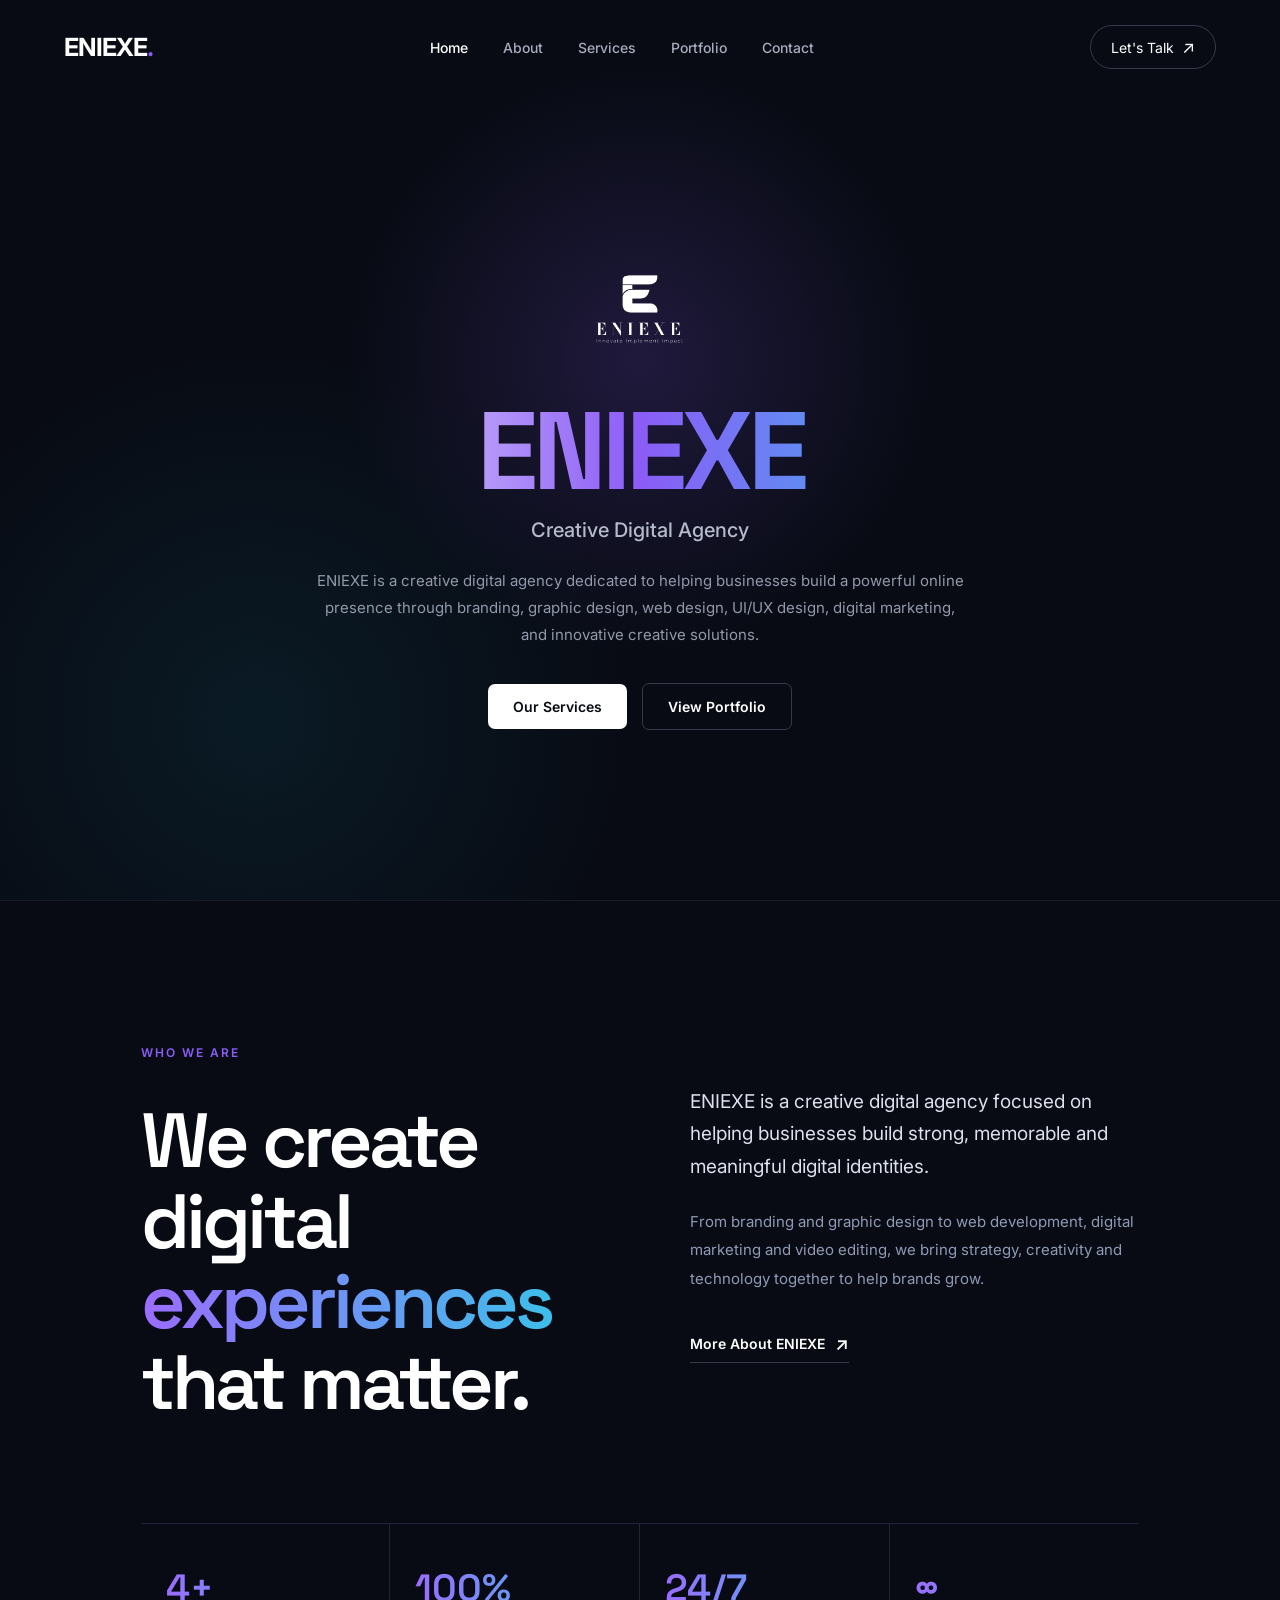
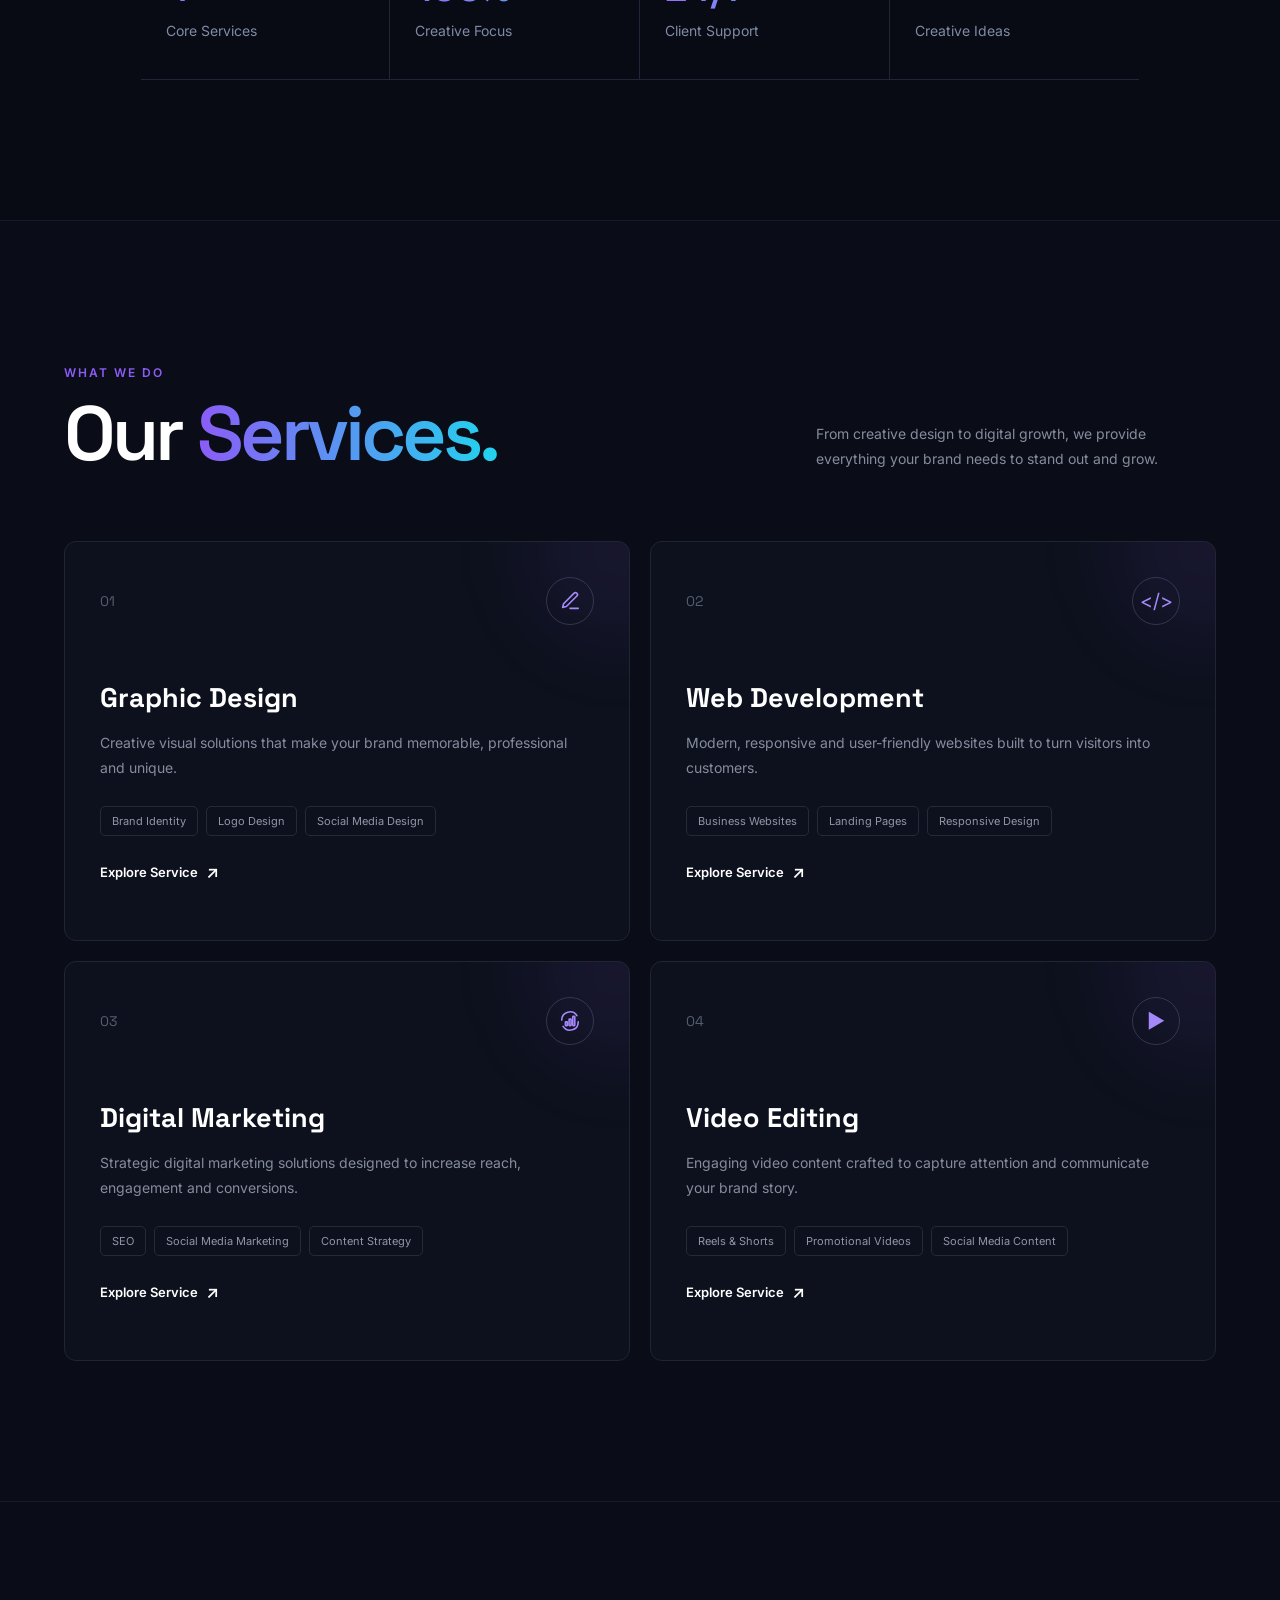
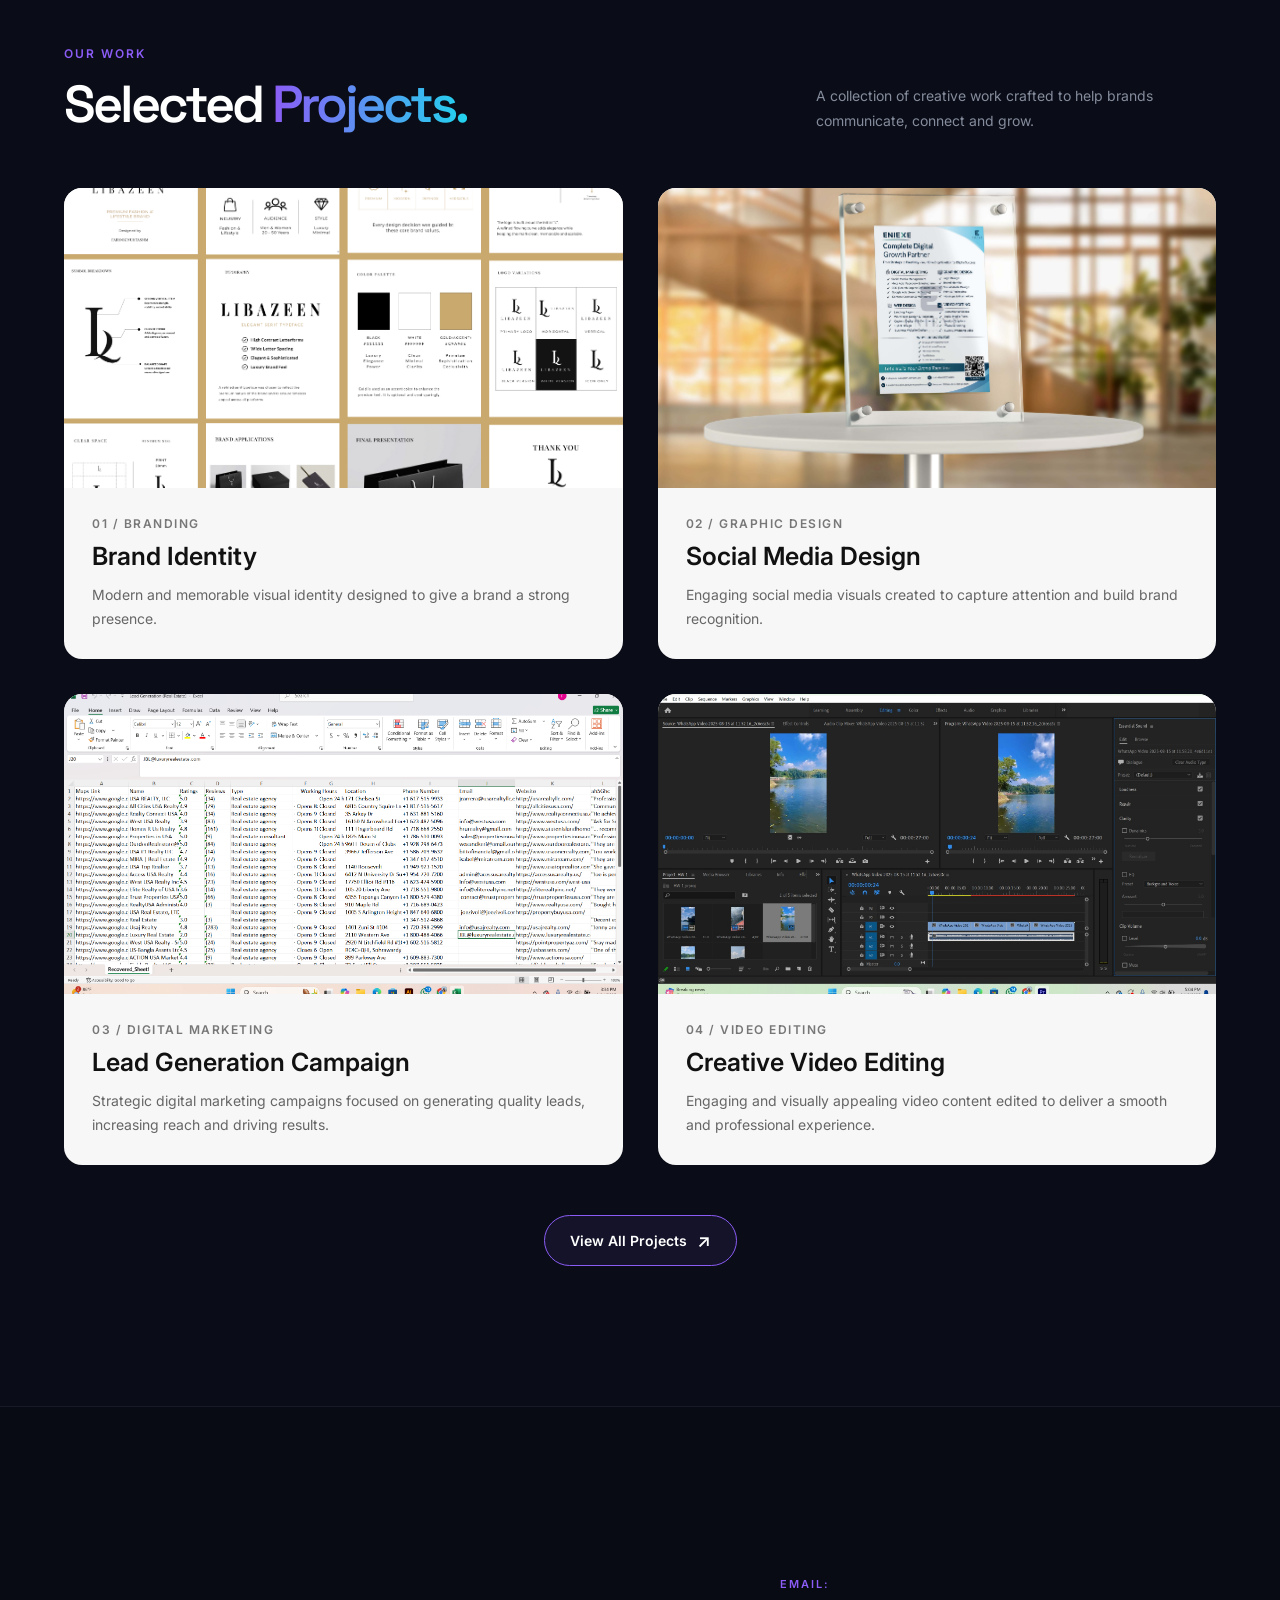
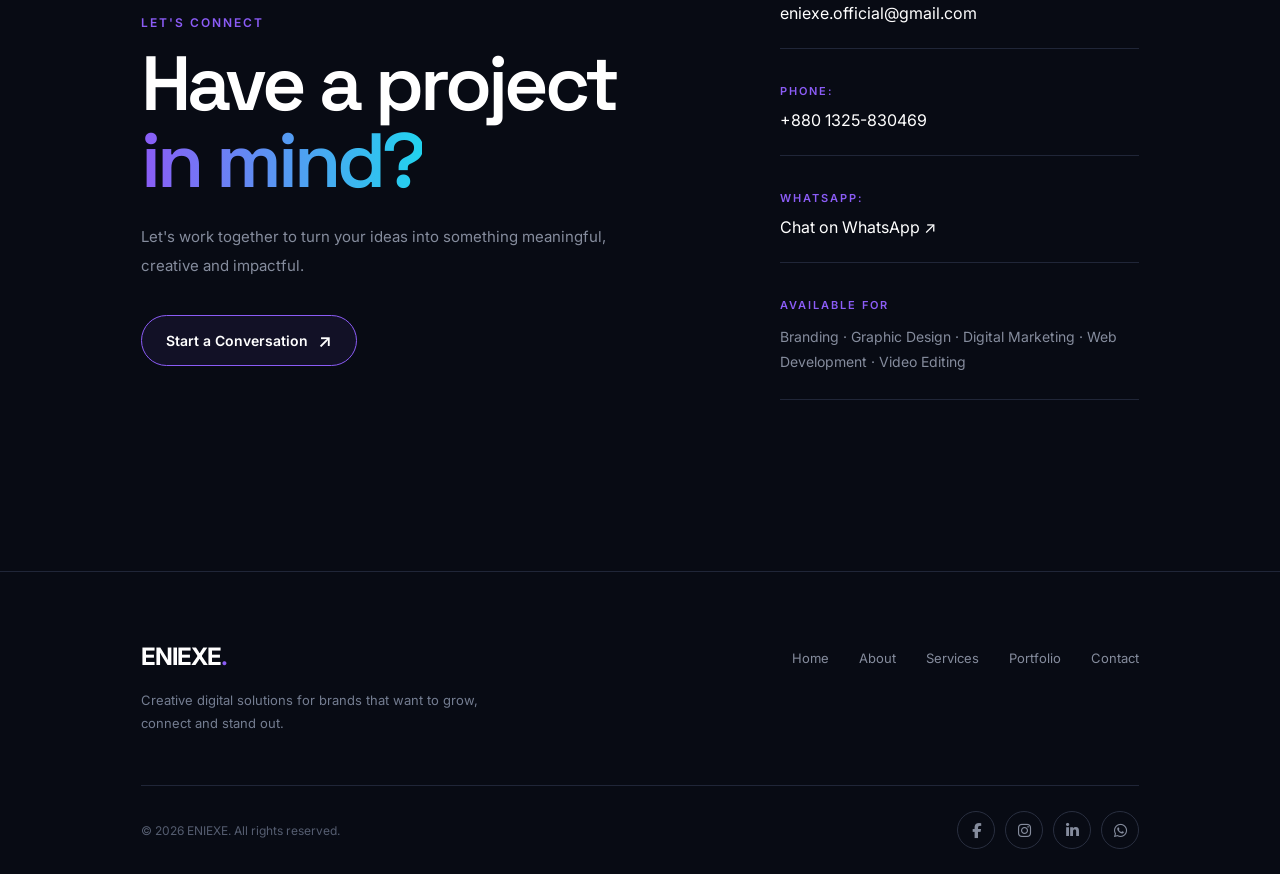
<file: index.html>
<!DOCTYPE html>
<html lang="en">

<head>
    <meta charset="UTF-8">
    <meta name="viewport" content="width=device-width, initial-scale=1.0">

    <title>ENIEXE | Creative Digital Agency</title>

    <!-- Google Fonts -->
    <link rel="preconnect" href="https://fonts.googleapis.com">
    <link rel="preconnect" href="https://fonts.gstatic.com" crossorigin>

    <link
        href="https://fonts.googleapis.com/css2?family=Inter:wght@400;500;600;700;800&family=Space+Grotesk:wght@400;500;600;700&display=swap"
        rel="stylesheet">

    <!-- CSS -->
    <link rel="stylesheet" href="css/style.css">
    <link rel="stylesheet" href="css/responsive.css">

    <!-- Font Awesome -->
    <link
        rel="stylesheet"
        href="https://cdnjs.cloudflare.com/ajax/libs/font-awesome/6.5.2/css/all.min.css"
    >

</head>

<body>

    <!-- ================= NAVBAR ================= -->

    <header class="navbar">

        <div class="nav-container">

            <a href="index.html" class="brand">
                ENIEXE<span>.</span>
            </a>

            <nav class="nav-menu">

                <a href="index.html" class="active">Home</a>

                <a href="#about">About</a>

                <a href="#services">Services</a>

                <a href="portfolio.html">Portfolio</a>

                <a href="contact.html">Contact</a>

            </nav>

            <a href="contact.html" class="nav-button">
                Let's Talk
                <span>↗</span>
            </a>

            <button class="menu-toggle" id="menuToggle">
                ☰
            </button>

        </div>

    </header>


    <!-- ================= HERO SECTION ================= -->

    <section class="hero">

        <div class="hero-content">

            <img
                src="images/Eniexe Logo Main Black--01.png"
                alt="ENIEXE Logo"
                class="logo"
            >

            <h1>ENIEXE</h1>

            <h3>Creative Digital Agency</h3>

            <p>
                ENIEXE is a creative digital agency dedicated to helping
                businesses build a powerful online presence through
                branding, graphic design, web design, UI/UX design,
                digital marketing, and innovative creative solutions.
            </p>

            <div class="buttons">

                <a href="services.html">
                    Our Services
                </a>

                <a href="portfolio.html">
                    View Portfolio
                </a>

            </div>

        </div>

    </section>


    <!-- ================= ABOUT SECTION ================= -->

    <section class="about-section" id="about">

        <div class="about-container">

            <div class="about-left">

                <span class="section-label">
                    WHO WE ARE
                </span>

                <h2>
                    We create digital
                    <span>experiences</span>
                    that matter.
                </h2>

            </div>


            <div class="about-right">

                <p class="about-intro">
                    ENIEXE is a creative digital agency focused on helping
                    businesses build strong, memorable and meaningful
                    digital identities.
                </p>

                <p>
                    From branding and graphic design to web development,
                    digital marketing and video editing, we bring strategy,
                    creativity and technology together to help brands grow.
                </p>

                <a href="about.html" class="about-link">
                    More About ENIEXE
                    <span>↗</span>
                </a>

            </div>

        </div>


        <!-- Stats -->

        <div class="about-stats">

            <div class="stat">
                <h3>4+</h3>
                <p>Core Services</p>
            </div>

            <div class="stat">
                <h3>100%</h3>
                <p>Creative Focus</p>
            </div>

            <div class="stat">
                <h3>24/7</h3>
                <p>Client Support</p>
            </div>

            <div class="stat">
                <h3>∞</h3>
                <p>Creative Ideas</p>
            </div>

        </div>

    </section>


    <!-- ================= SERVICES SECTION ================= -->

    <section class="services-section" id="services">

        <div class="services-container">

            <div class="services-heading">

                <div>

                    <span class="section-label">
                        WHAT WE DO
                    </span>

                    <h2>
                        Our <span>Services.</span>
                    </h2>

                </div>

                <p>
                    From creative design to digital growth, we provide
                    everything your brand needs to stand out and grow.
                </p>

            </div>


            <div class="services-grid">


                <!-- SERVICE 01 -->

                <div class="service-card">

                    <div class="service-top">

                        <span class="service-number">
                            01
                        </span>

                        <div class="service-icon">

                            <svg
                                viewBox="0 0 24 24"
                                fill="none"
                                xmlns="http://www.w3.org/2000/svg"
                            >

                                <path
                                    d="M12 20h9"
                                    stroke="currentColor"
                                    stroke-width="1.8"
                                    stroke-linecap="round"
                                />

                                <path
                                    d="M16.5 3.5a2.1 2.1 0 0 1 3 3L8 18l-4 1 1-4L16.5 3.5Z"
                                    stroke="currentColor"
                                    stroke-width="1.8"
                                    stroke-linecap="round"
                                    stroke-linejoin="round"
                                />

                            </svg>

                        </div>

                    </div>

                    <h3>
                        Graphic Design
                    </h3>

                    <p>
                        Creative visual solutions that make your brand
                        memorable, professional and unique.
                    </p>

                    <div class="service-list">

                        <span>Brand Identity</span>

                        <span>Logo Design</span>

                        <span>Social Media Design</span>

                    </div>

                    <a href="services.html" class="service-link">
                        Explore Service
                        <span>↗</span>
                    </a>

                </div>


                <!-- SERVICE 02 -->

                <div class="service-card">

                    <div class="service-top">

                        <span class="service-number">
                            02
                        </span>

                        <div class="service-icon">
                            &lt;/&gt;
                        </div>

                    </div>

                    <h3>
                        Web Development
                    </h3>

                    <p>
                        Modern, responsive and user-friendly websites
                        built to turn visitors into customers.
                    </p>

                    <div class="service-list">

                        <span>Business Websites</span>

                        <span>Landing Pages</span>

                        <span>Responsive Design</span>

                    </div>

                    <a href="services.html" class="service-link">
                        Explore Service
                        <span>↗</span>
                    </a>

                </div>


                <!-- SERVICE 03 -->

                <div class="service-card">

                    <div class="service-top">

                        <span class="service-number">
                            03
                        </span>

                        <div class="service-icon">

                            <svg
                                viewBox="0 0 24 24"
                                fill="none"
                                xmlns="http://www.w3.org/2000/svg"
                            >

                                <path
                                    d="M3 11a9 9 0 0 1 16.53-4.87"
                                    stroke="currentColor"
                                    stroke-width="1.8"
                                    stroke-linecap="round"
                                />

                                <path
                                    d="M21 13a9 9 0 0 1-16.53 4.87"
                                    stroke="currentColor"
                                    stroke-width="1.8"
                                    stroke-linecap="round"
                                />

                                <rect
                                    x="7"
                                    y="13"
                                    width="2.2"
                                    height="4"
                                    rx="0.6"
                                    stroke="currentColor"
                                    stroke-width="1.8"
                                />

                                <rect
                                    x="11"
                                    y="10"
                                    width="2.2"
                                    height="7"
                                    rx="0.6"
                                    stroke="currentColor"
                                    stroke-width="1.8"
                                />

                                <rect
                                    x="15"
                                    y="7"
                                    width="2.2"
                                    height="10"
                                    rx="0.6"
                                    stroke="currentColor"
                                    stroke-width="1.8"
                                />

                            </svg>

                        </div>

                    </div>

                    <h3>
                        Digital Marketing
                    </h3>

                    <p>
                        Strategic digital marketing solutions designed
                        to increase reach, engagement and conversions.
                    </p>

                    <div class="service-list">

                        <span>SEO</span>

                        <span>Social Media Marketing</span>

                        <span>Content Strategy</span>

                    </div>

                    <a href="services.html" class="service-link">
                        Explore Service
                        <span>↗</span>
                    </a>

                </div>


                <!-- SERVICE 04 -->

                <div class="service-card">

                    <div class="service-top">

                        <span class="service-number">
                            04
                        </span>

                        <div class="service-icon">
                            ▶
                        </div>

                    </div>

                    <h3>
                        Video Editing
                    </h3>

                    <p>
                        Engaging video content crafted to capture attention
                        and communicate your brand story.
                    </p>

                    <div class="service-list">

                        <span>Reels & Shorts</span>

                        <span>Promotional Videos</span>

                        <span>Social Media Content</span>

                    </div>

                    <a href="services.html" class="service-link">
                        Explore Service
                        <span>↗</span>
                    </a>

                </div>


            </div>

        </div>

    </section>


    <!-- ================= PORTFOLIO SECTION ================= -->

    <section class="portfolio-section" id="portfolio">

        <div class="portfolio-container">

            <div class="portfolio-heading">

                <div>

                    <span class="section-label">
                        OUR WORK
                    </span>

                    <h2>
                        Selected <span>Projects.</span>
                    </h2>

                </div>

                <p>
                    A collection of creative work crafted to help brands
                    communicate, connect and grow.
                </p>

            </div>


            <div class="portfolio-grid">


                <!-- PROJECT 01 -->

                <div class="portfolio-card">

                    <div class="portfolio-image">

                        <img
                            src="images/portfolio-1.jpg"
                            alt="Brand Identity Design"
                        >

                    </div>

                    <div class="portfolio-info">

                        <span>
                            01 / BRANDING
                        </span>

                        <h3>
                            Brand Identity
                        </h3>

                        <p>
                            Modern and memorable visual identity designed
                            to give a brand a strong presence.
                        </p>

                    </div>

                </div>


                <!-- PROJECT 02 -->

                <div class="portfolio-card">

                    <div class="portfolio-image">

                        <img
                            src="images/portfolio-2.jpg"
                            alt="Social Media Design"
                        >

                    </div>

                    <div class="portfolio-info">

                        <span>
                            02 / GRAPHIC DESIGN
                        </span>

                        <h3>
                            Social Media Design
                        </h3>

                        <p>
                            Engaging social media visuals created to
                            capture attention and build brand recognition.
                        </p>

                    </div>

                </div>


                <!-- PROJECT 03 -->

                <div class="portfolio-card">

                    <div class="portfolio-image">

                        <img
                            src="images/portfolio-3.jpg"
                            alt="Digital Marketing Campaign"
                        >

                    </div>

                    <div class="portfolio-info">

                        <span>
                            03 / DIGITAL MARKETING
                        </span>

                        <h3>
                            Lead Generation Campaign
                        </h3>

                        <p>
                            Strategic digital marketing campaigns focused on
                            generating quality leads, increasing reach and
                            driving results.
                        </p>

                    </div>

                </div>


                <!-- PROJECT 04 -->

                <div class="portfolio-card">

                    <div class="portfolio-image">

                        <img
                            src="images/portfolio-4.jpg"
                            alt="Video Editing Project"
                        >

                    </div>

                    <div class="portfolio-info">

                        <span>
                            04 / VIDEO EDITING
                        </span>

                        <h3>
                            Creative Video Editing
                        </h3>

                        <p>
                            Engaging and visually appealing video content
                            edited to deliver a smooth and professional
                            experience.
                        </p>

                    </div>

                </div>


            </div>


            <div class="portfolio-button">

                <a href="portfolio.html">
                    View All Projects
                    <span>↗</span>
                </a>

            </div>

        </div>

    </section>


    <!-- ================= CONTACT SECTION ================= -->

    <section class="contact-section" id="contact">

        <div class="contact-container">

            <div class="contact-content">

                <span class="section-label">
                    LET'S CONNECT
                </span>

                <h2>
                    Have a project<br>
                    <span>in mind?</span>
                </h2>

                <p>
                    Let's work together to turn your ideas into
                    something meaningful, creative and impactful.
                </p>

                <a
                    href="mailto:eniexe.official@gmail.com"
                    class="contact-button"
                >
                    Start a Conversation
                    <span>↗</span>
                </a>

            </div>


            <div class="contact-details">


                <!-- EMAIL -->

                <div class="contact-item">

                    <span>
                        EMAIL:
                    </span>

                    <a href="mailto:eniexe.official@gmail.com">
                        eniexe.official@gmail.com
                    </a>

                </div>


                <!-- PHONE -->

                <div class="contact-item">

                    <span>
                        PHONE:
                    </span>

                    <a href="tel:+8801325830469">
                        +880 1325-830469
                    </a>

                </div>


                <!-- WHATSAPP -->

                <div class="contact-item">

                    <span>
                        WHATSAPP:
                    </span>

                    <a
                        href="https://wa.me/8801325830469"
                        target="_blank"
                        rel="noopener noreferrer"
                    >
                        Chat on WhatsApp ↗
                    </a>

                </div>


                <!-- AVAILABLE FOR -->

                <div class="contact-item">

                    <span>
                        AVAILABLE FOR
                    </span>

                    <p>
                        Branding · Graphic Design · Digital Marketing ·
                        Web Development · Video Editing
                    </p>

                </div>


            </div>

        </div>

    </section>


    <!-- ================= FOOTER ================= -->

    <footer class="footer">

        <div class="footer-container">


            <!-- Footer Brand -->

            <div class="footer-brand">

                <a href="index.html" class="brand">
                    ENIEXE<span>.</span>
                </a>

                <p>
                    Creative digital solutions for brands
                    that want to grow, connect and stand out.
                </p>

            </div>


            <!-- Footer Links -->

            <div class="footer-links">

                <a href="index.html">
                    Home
                </a>

                <a href="#about">
                    About
                </a>

                <a href="#services">
                    Services
                </a>

                <a href="#portfolio">
                    Portfolio
                </a>

                <a href="#contact">
                    Contact
                </a>

            </div>

        </div>


        <!-- Footer Bottom -->

        <div class="footer-bottom">

            <p>
                © 2026 ENIEXE. All rights reserved.
            </p>


            <!-- Social Links -->

            <div class="footer-socials">

                <a
                    href="https://www.facebook.com/eniexeagency"
                    target="_blank"
                    rel="noopener noreferrer"
                    aria-label="Facebook"
                >
                    <i class="fa-brands fa-facebook-f"></i>
                </a>

                <a
                    href="https://www.instagram.com/eni_exe/"
                    target="_blank"
                    rel="noopener noreferrer"
                    aria-label="Instagram"
                >
                    <i class="fa-brands fa-instagram"></i>
                </a>

                <a
                    href="https://www.linkedin.com/company/eniexe/"
                    target="_blank"
                    rel="noopener noreferrer"
                    aria-label="LinkedIn"
                >
                    <i class="fa-brands fa-linkedin-in"></i>
                </a>

                <!-- WhatsApp -->

                <a
                    href="https://wa.me/8801325830469"
                    target="_blank"
                    rel="noopener noreferrer"
                    aria-label="WhatsApp"
                >
                    <i class="fa-brands fa-whatsapp"></i>
                </a>

            </div>

        </div>

    </footer>


    <!-- ================= JAVASCRIPT ================= -->

    <script src="js/script.js"></script>

    <script>

        const menuToggle = document.querySelector(".menu-toggle");
        const navMenu = document.querySelector(".nav-menu");

        menuToggle.addEventListener("click", () => {
            navMenu.classList.toggle("mobile-active");
        });

    </script>

</body>

</html>
</file>
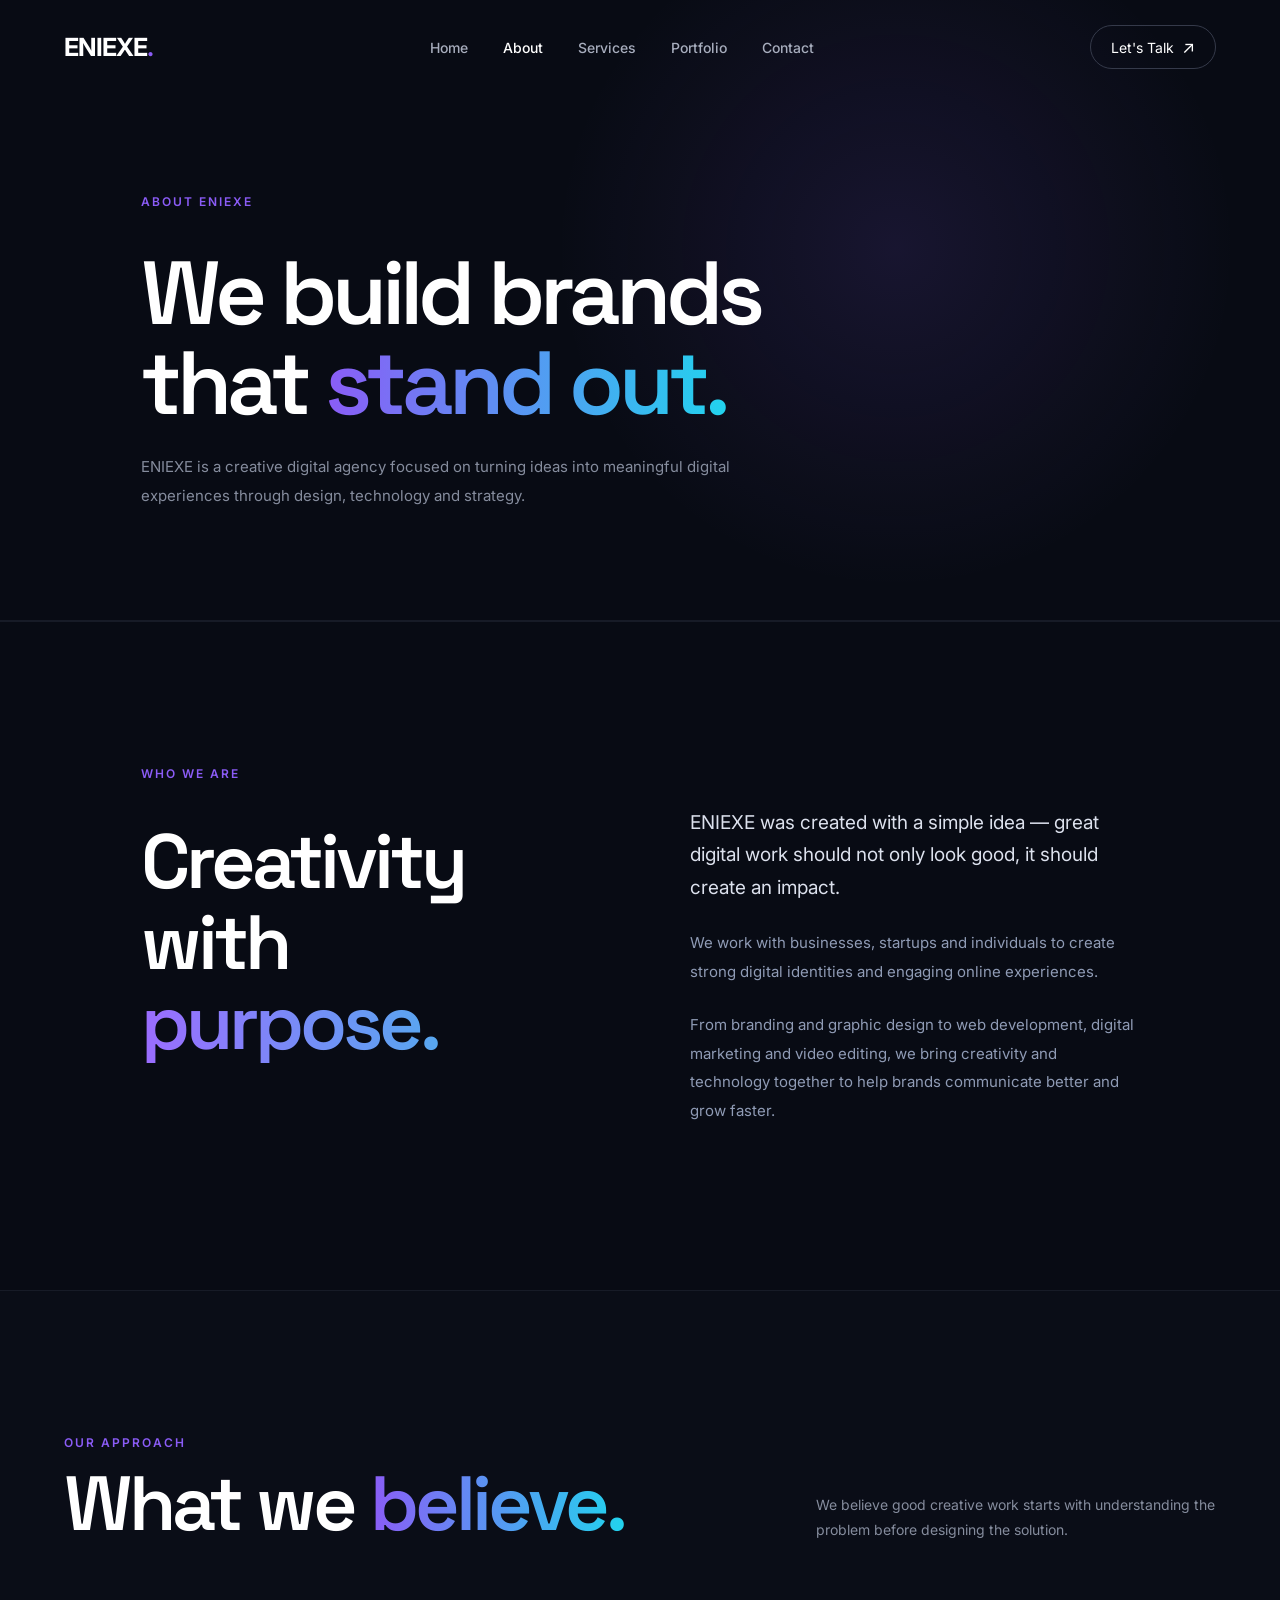
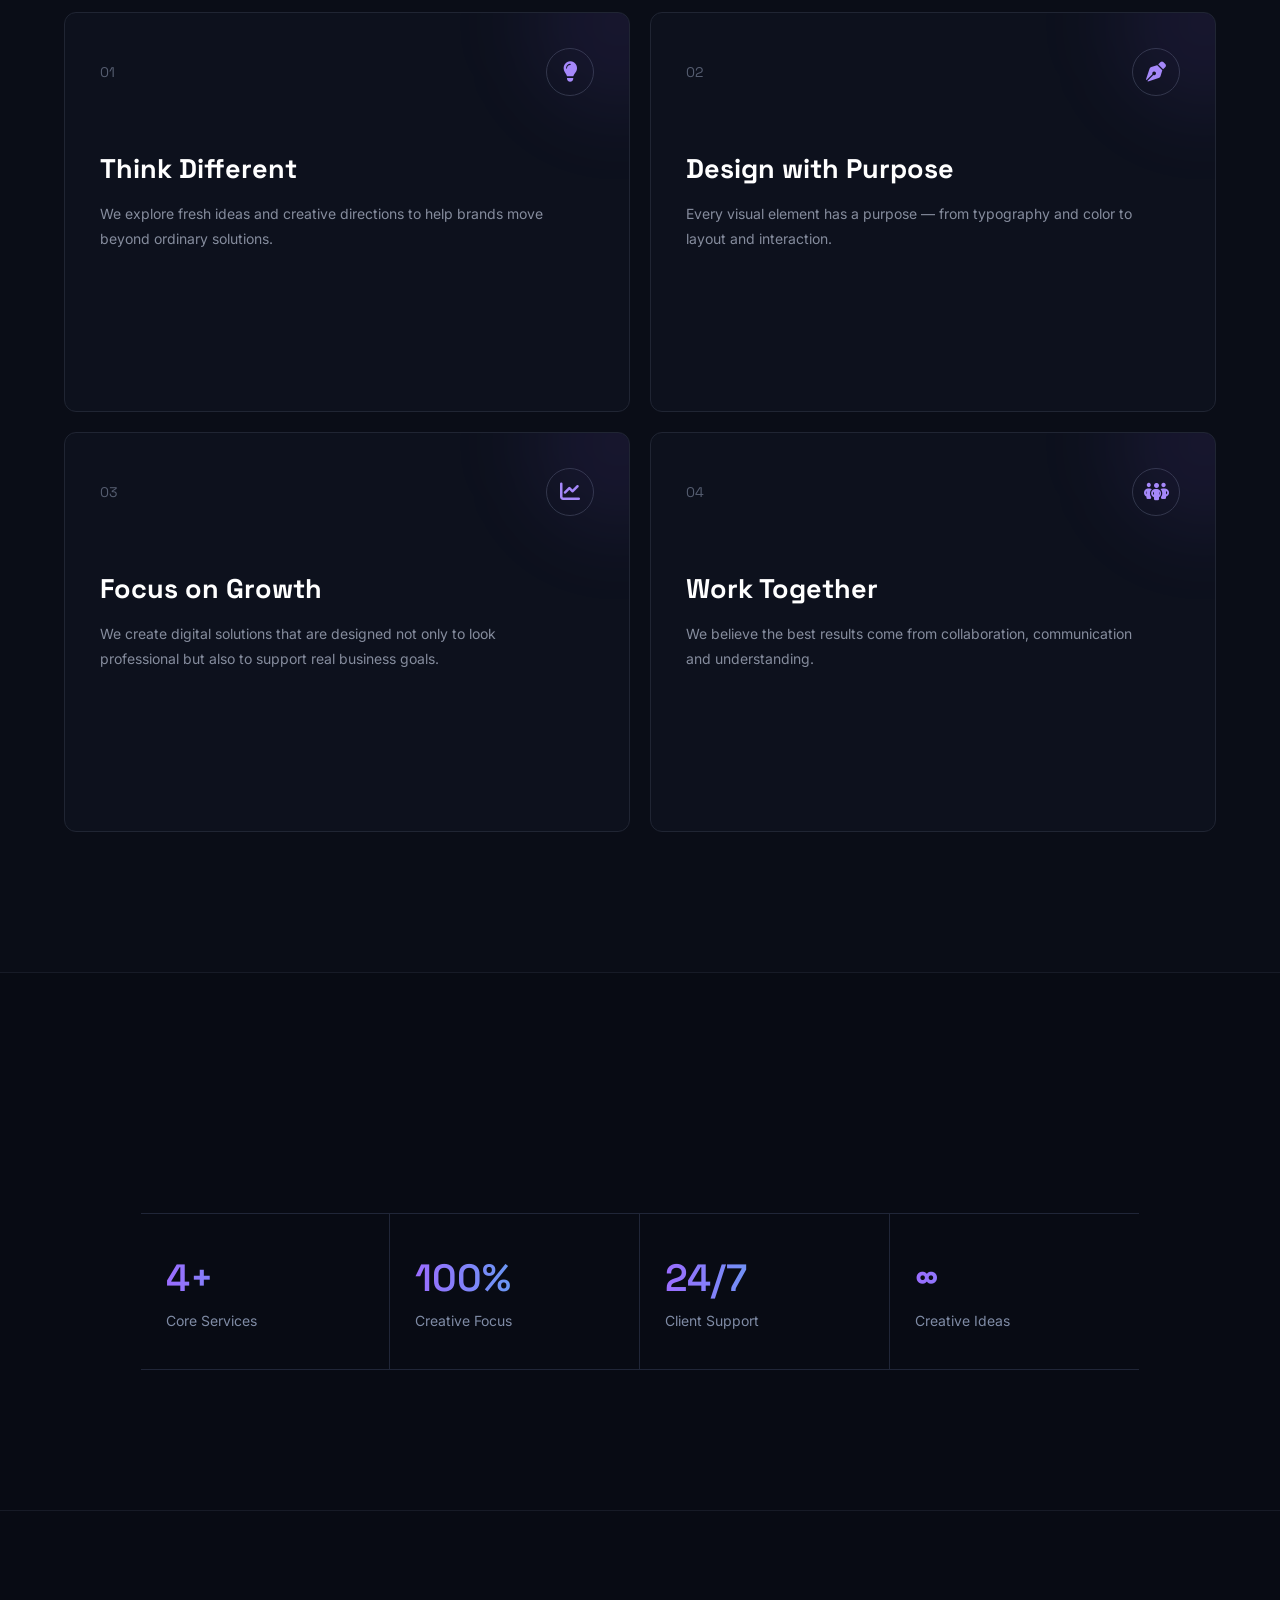
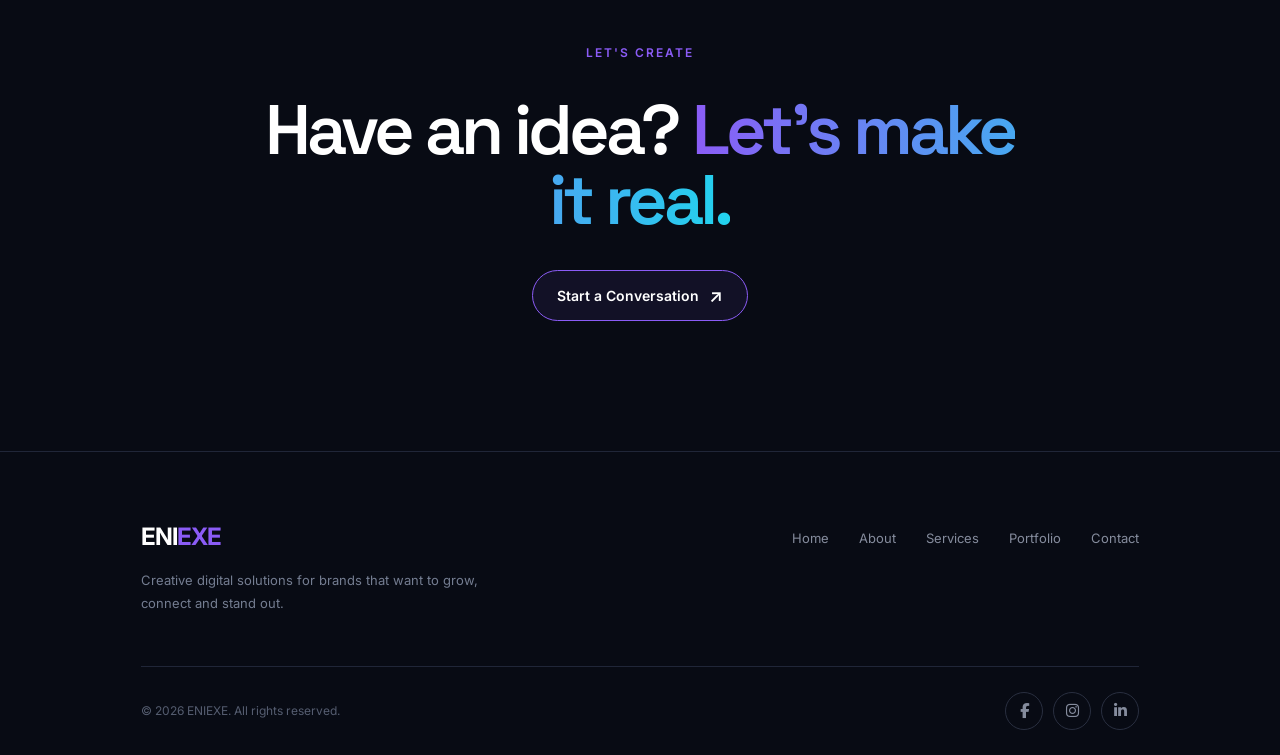
<file: about.html>
<!DOCTYPE html>
<html lang="en">

<head>
    <meta charset="UTF-8">
    <meta name="viewport" content="width=device-width, initial-scale=1.0">

    <title>About | ENIEXE</title>

    <!-- Google Fonts -->
    <link rel="preconnect" href="https://fonts.googleapis.com">
    <link rel="preconnect" href="https://fonts.gstatic.com" crossorigin>

    <link
        href="https://fonts.googleapis.com/css2?family=Inter:wght@400;500;600;700;800&family=Space+Grotesk:wght@400;500;600;700&display=swap"
        rel="stylesheet">

    <!-- Font Awesome -->
    <link
        rel="stylesheet"
        href="https://cdnjs.cloudflare.com/ajax/libs/font-awesome/6.5.2/css/all.min.css"
    >

    <!-- Main CSS -->
    <link rel="stylesheet" href="css/style.css">
    <link rel="stylesheet" href="css/responsive.css">

</head>

<body>

    <!-- ================= NAVBAR ================= -->

    <header class="navbar">

        <div class="nav-container">

            <a href="index.html" class="brand">
                ENIEXE<span>.</span>
            </a>

            <nav class="nav-menu">

                <a href="index.html">Home</a>

                <a href="about.html" class="active">About</a>

                <a href="services.html">Services</a>

                <a href="portfolio.html">Portfolio</a>

                <a href="contact.html">Contact</a>

            </nav>

            <a href="contact.html" class="nav-button">
                Let's Talk
                <span>↗</span>
            </a>

            <button class="menu-toggle" id="menuToggle">
                ☰
            </button>

        </div>

    </header>


    <!-- ================= ABOUT HERO ================= -->

    <section class="portfolio-page about-page">

        <div class="portfolio-page-container">

            <span class="section-label">
                ABOUT ENIEXE
            </span>

            <h1>
                We build brands<br>
                that <span>stand out.</span>
            </h1>

            <p>
                ENIEXE is a creative digital agency focused on turning
                ideas into meaningful digital experiences through
                design, technology and strategy.
            </p>

        </div>

    </section>


    <!-- ================= OUR STORY ================= -->

    <section class="about-section">

        <div class="about-container">

            <div class="about-left">

                <span class="section-label">
                    WHO WE ARE
                </span>

                <h2>
                    Creativity with
                    <span>purpose.</span>
                </h2>

            </div>


            <div class="about-right">

                <p class="about-intro">
                    ENIEXE was created with a simple idea —
                    great digital work should not only look good,
                    it should create an impact.
                </p>

                <p>
                    We work with businesses, startups and individuals
                    to create strong digital identities and engaging
                    online experiences.
                </p>

                <p>
                    From branding and graphic design to web development,
                    digital marketing and video editing, we bring
                    creativity and technology together to help brands
                    communicate better and grow faster.
                </p>

            </div>

        </div>

    </section>


    <!-- ================= WHAT WE BELIEVE ================= -->

    <section class="services-section">

        <div class="services-container">

            <div class="services-heading">

                <div>

                    <span class="section-label">
                        OUR APPROACH
                    </span>

                    <h2>
                        What we <span>believe.</span>
                    </h2>

                </div>

                <p>
                    We believe good creative work starts with
                    understanding the problem before designing
                    the solution.
                </p>

            </div>


            <div class="services-grid">

                <!-- 01 -->

                <div class="service-card">

                    <div class="service-top">

                        <span class="service-number">
                            01
                        </span>

                        <div class="service-icon">
                            <i class="fa-solid fa-lightbulb"></i>
                        </div>

                    </div>

                    <h3>
                        Think Different
                    </h3>

                    <p>
                        We explore fresh ideas and creative directions
                        to help brands move beyond ordinary solutions.
                    </p>

                </div>


                <!-- 02 -->

                <div class="service-card">

                    <div class="service-top">

                        <span class="service-number">
                            02
                        </span>

                        <div class="service-icon">
                            <i class="fa-solid fa-pen-nib"></i>
                        </div>

                    </div>

                    <h3>
                        Design with Purpose
                    </h3>

                    <p>
                        Every visual element has a purpose — from
                        typography and color to layout and interaction.
                    </p>

                </div>


                <!-- 03 -->

                <div class="service-card">

                    <div class="service-top">

                        <span class="service-number">
                            03
                        </span>

                        <div class="service-icon">
                            <i class="fa-solid fa-chart-line"></i>
                        </div>

                    </div>

                    <h3>
                        Focus on Growth
                    </h3>

                    <p>
                        We create digital solutions that are designed
                        not only to look professional but also to
                        support real business goals.
                    </p>

                </div>


                <!-- 04 -->

                <div class="service-card">

                    <div class="service-top">

                        <span class="service-number">
                            04
                        </span>

                        <div class="service-icon">
                            <i class="fa-solid fa-people-group"></i>
                        </div>

                    </div>

                    <h3>
                        Work Together
                    </h3>

                    <p>
                        We believe the best results come from
                        collaboration, communication and understanding.
                    </p>

                </div>

            </div>

        </div>

    </section>


    <!-- ================= STATS ================= -->

    <section class="about-section">

        <div class="about-stats">

            <div class="stat">

                <h3>4+</h3>

                <p>
                    Core Services
                </p>

            </div>


            <div class="stat">

                <h3>100%</h3>

                <p>
                    Creative Focus
                </p>

            </div>


            <div class="stat">

                <h3>24/7</h3>

                <p>
                    Client Support
                </p>

            </div>


            <div class="stat">

                <h3>∞</h3>

                <p>
                    Creative Ideas
                </p>

            </div>

        </div>

    </section>


    <!-- ================= CTA ================= -->

    <section class="portfolio-cta">

        <div class="portfolio-cta-container">

            <span class="section-label">
                LET'S CREATE
            </span>

            <h2>
                Have an idea?
                <span>Let's make it real.</span>
            </h2>

            <a href="contact.html" class="contact-button">
                Start a Conversation
                <span>↗</span>
            </a>

        </div>

    </section>


    <!-- ================= FOOTER ================= -->

    <footer class="footer">

        <div class="footer-container">

            <div class="footer-brand">

                <a href="index.html" class="brand">
                    ENI<span>EXE</span>
                </a>

                <p>
                    Creative digital solutions for brands
                    that want to grow, connect and stand out.
                </p>

            </div>


            <div class="footer-links">

                <a href="index.html">Home</a>
                <a href="about.html">About</a>
                <a href="services.html">Services</a>
                <a href="portfolio.html">Portfolio</a>
                <a href="contact.html">Contact</a>

            </div>

        </div>


        <div class="footer-bottom">

            <p>
                © 2026 ENIEXE. All rights reserved.
            </p>


            <div class="footer-socials">

                <a
                    href="https://www.facebook.com/eniexeagency"
                    target="_blank"
                    rel="noopener noreferrer"
                    aria-label="Facebook"
                >
                    <i class="fa-brands fa-facebook-f"></i>
                </a>


                <a
                    href="https://www.instagram.com/eni_exe/"
                    target="_blank"
                    rel="noopener noreferrer"
                    aria-label="Instagram"
                >
                    <i class="fa-brands fa-instagram"></i>
                </a>


                <a
                    href="https://www.linkedin.com/company/eniexe/"
                    target="_blank"
                    rel="noopener noreferrer"
                    aria-label="LinkedIn"
                >
                    <i class="fa-brands fa-linkedin-in"></i>
                </a>

            </div>

        </div>

    </footer>


    <!-- ================= JAVASCRIPT ================= -->

    <script src="js/script.js"></script>

</body>

</html>
</file>
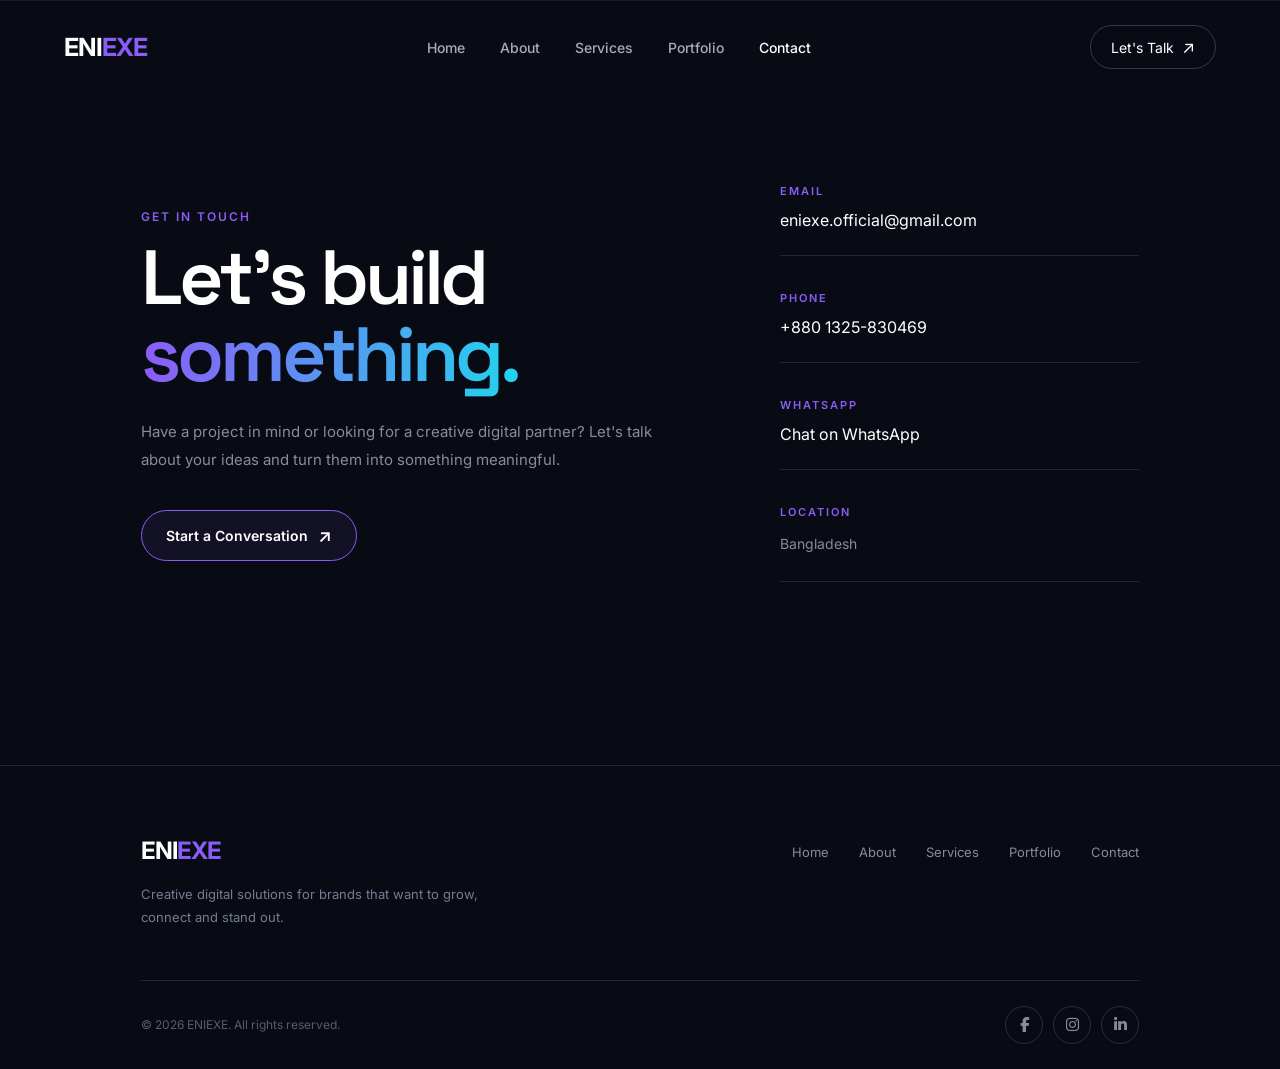
<file: contact.html>
<!DOCTYPE html>
<html lang="en">
<head>

    <meta charset="UTF-8">
    <meta name="viewport" content="width=device-width, initial-scale=1.0">

    <title>Contact | ENIEXE</title>

    <!-- Google Fonts -->
    <link rel="preconnect" href="https://fonts.googleapis.com">
    <link rel="preconnect" href="https://fonts.gstatic.com" crossorigin>

    <link
        href="https://fonts.googleapis.com/css2?family=Inter:wght@400;500;600;700&family=Space+Grotesk:wght@500;600;700&display=swap"
        rel="stylesheet"
    >

    <!-- CSS -->
    <link rel="stylesheet" href="css/style.css">

    <!-- Font Awesome -->
    <link
        rel="stylesheet"
        href="https://cdnjs.cloudflare.com/ajax/libs/font-awesome/6.5.2/css/all.min.css"
    >

</head>
<body>
<!-- =========================
     NAVBAR
========================= -->

<nav class="navbar">

    <div class="nav-container">

        <!-- Brand -->
        <a href="index.html" class="brand">
            ENI<span>EXE</span>
        </a>


        <!-- Navigation -->
        <div class="nav-menu">

            <a href="index.html">
                Home
            </a>

            <a href="about.html">
                About
            </a>

            <a href="services.html">
                Services
            </a>

            <a href="portfolio.html">
                Portfolio
            </a>

            <a href="contact.html" class="active">
                Contact
            </a>

        </div>


        <!-- CTA -->
        <a href="contact.html" class="nav-button">
            Let's Talk
            <span>↗</span>
        </a>


        <!-- Mobile Menu -->
        <button
            class="menu-toggle"
            aria-label="Open Menu"
            type="button"
        >
            ☰
        </button>

    </div>

</nav>



<!-- =========================
     CONTACT SECTION
========================= -->

<section class="contact-section">

    <div class="contact-container">


        <!-- LEFT CONTENT -->

        <div class="contact-content">

            <span class="section-label">
                GET IN TOUCH
            </span>


            <h2>
                Let's build
                <span>something.</span>
            </h2>


            <p>
                Have a project in mind or looking for a creative
                digital partner? Let's talk about your ideas and
                turn them into something meaningful.
            </p>


            <!-- WhatsApp CTA -->
            <a
                href="https://wa.me/8801325830469"
                target="_blank"
                rel="noopener noreferrer"
                class="contact-button"
            >
                Start a Conversation
                <span>↗</span>
            </a>

        </div>



        <!-- RIGHT CONTACT DETAILS -->

        <div class="contact-details">


            <!-- EMAIL -->

            <div class="contact-item">

                <span>
                    EMAIL
                </span>

                <a href="mailto:eniexe.official@gmail.com">
                    eniexe.official@gmail.com
                </a>

            </div>



            <!-- PHONE -->

            <div class="contact-item">

                <span>
                    PHONE
                </span>

                <a href="tel:+8801325830469">
                    +880 1325-830469
                </a>

            </div>



            <!-- WHATSAPP -->

            <div class="contact-item">

                <span>
                    WHATSAPP
                </span>

                <a
                    href="https://wa.me/8801325830469"
                    target="_blank"
                    rel="noopener noreferrer"
                >
                    Chat on WhatsApp
                </a>

            </div>



            <!-- LOCATION -->

            <div class="contact-item">

                <span>
                    LOCATION
                </span>

                <p>
                    Bangladesh
                </p>

            </div>

        </div>

    </div>

</section>



<!-- =========================
     FOOTER
========================= -->

<footer class="footer">

    <div class="footer-container">


        <!-- Footer Brand -->

        <div class="footer-brand">

            <a href="index.html" class="brand">
                ENI<span>EXE</span>
            </a>

            <p>
                Creative digital solutions for brands
                that want to grow, connect and stand out.
            </p>

        </div>



        <!-- Footer Links -->

        <div class="footer-links">

            <a href="index.html">
                Home
            </a>

            <a href="about.html">
                About
            </a>

            <a href="services.html">
                Services
            </a>

            <a href="portfolio.html">
                Portfolio
            </a>

            <a href="contact.html">
                Contact
            </a>

        </div>

    </div>



    <!-- Footer Bottom -->

    <div class="footer-bottom">

        <p>
            © 2026 ENIEXE. All rights reserved.
        </p>


        <!-- Social Links -->

        <div class="footer-socials">


            <!-- Facebook -->

            <a
                href="https://www.facebook.com/eniexeagency"
                target="_blank"
                rel="noopener noreferrer"
                aria-label="Facebook"
            >
                <i class="fa-brands fa-facebook-f"></i>
            </a>



            <!-- Instagram -->

            <a
                href="https://www.instagram.com/eni_exe/"
                target="_blank"
                rel="noopener noreferrer"
                aria-label="Instagram"
            >
                <i class="fa-brands fa-instagram"></i>
            </a>



            <!-- LinkedIn -->

            <a
                href="https://www.linkedin.com/company/eniexe/"
                target="_blank"
                rel="noopener noreferrer"
                aria-label="LinkedIn"
            >
                <i class="fa-brands fa-linkedin-in"></i>
            </a>

        </div>

    </div>

</footer>



<!-- =========================
     MOBILE NAVIGATION
========================= -->

<script>

    const menuToggle = document.querySelector(".menu-toggle");
    const navMenu = document.querySelector(".nav-menu");

    menuToggle.addEventListener("click", function () {

        navMenu.classList.toggle("mobile-active");

    });
</script>
</body>
</html>
</file>
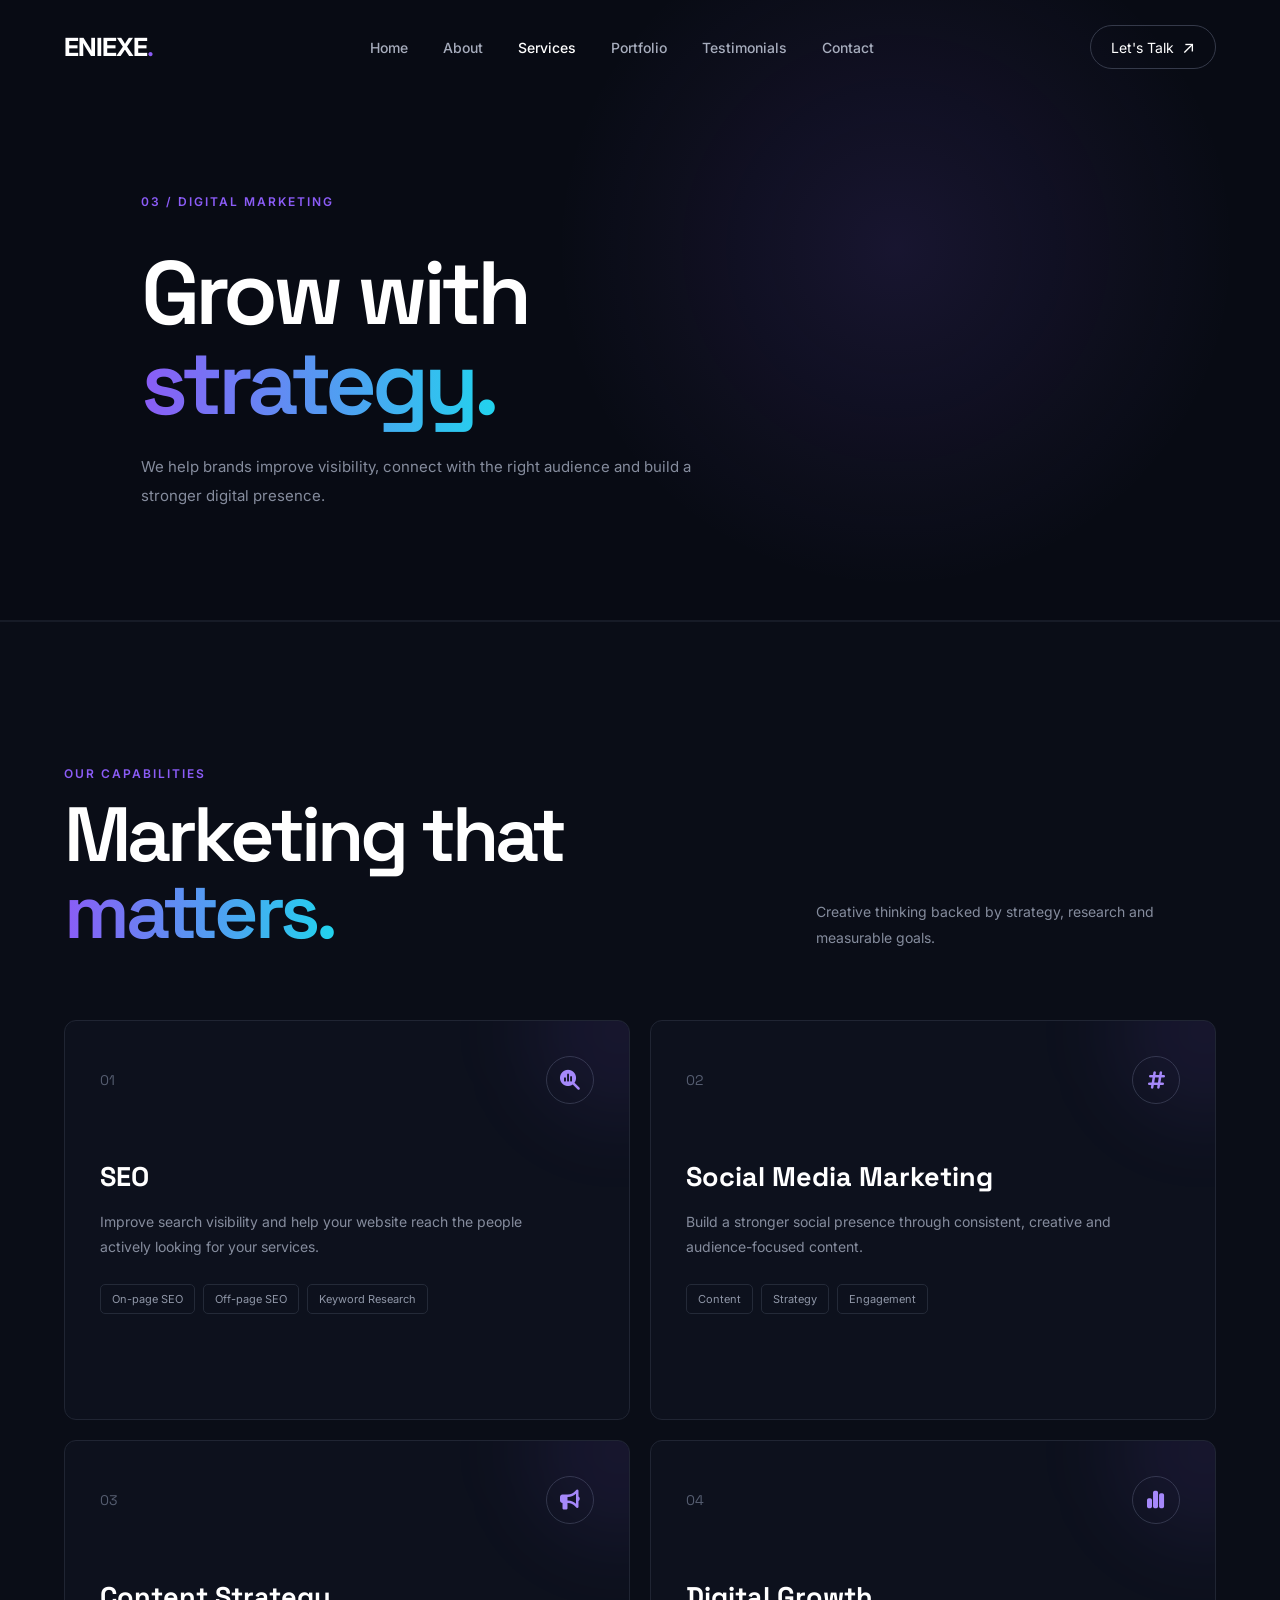
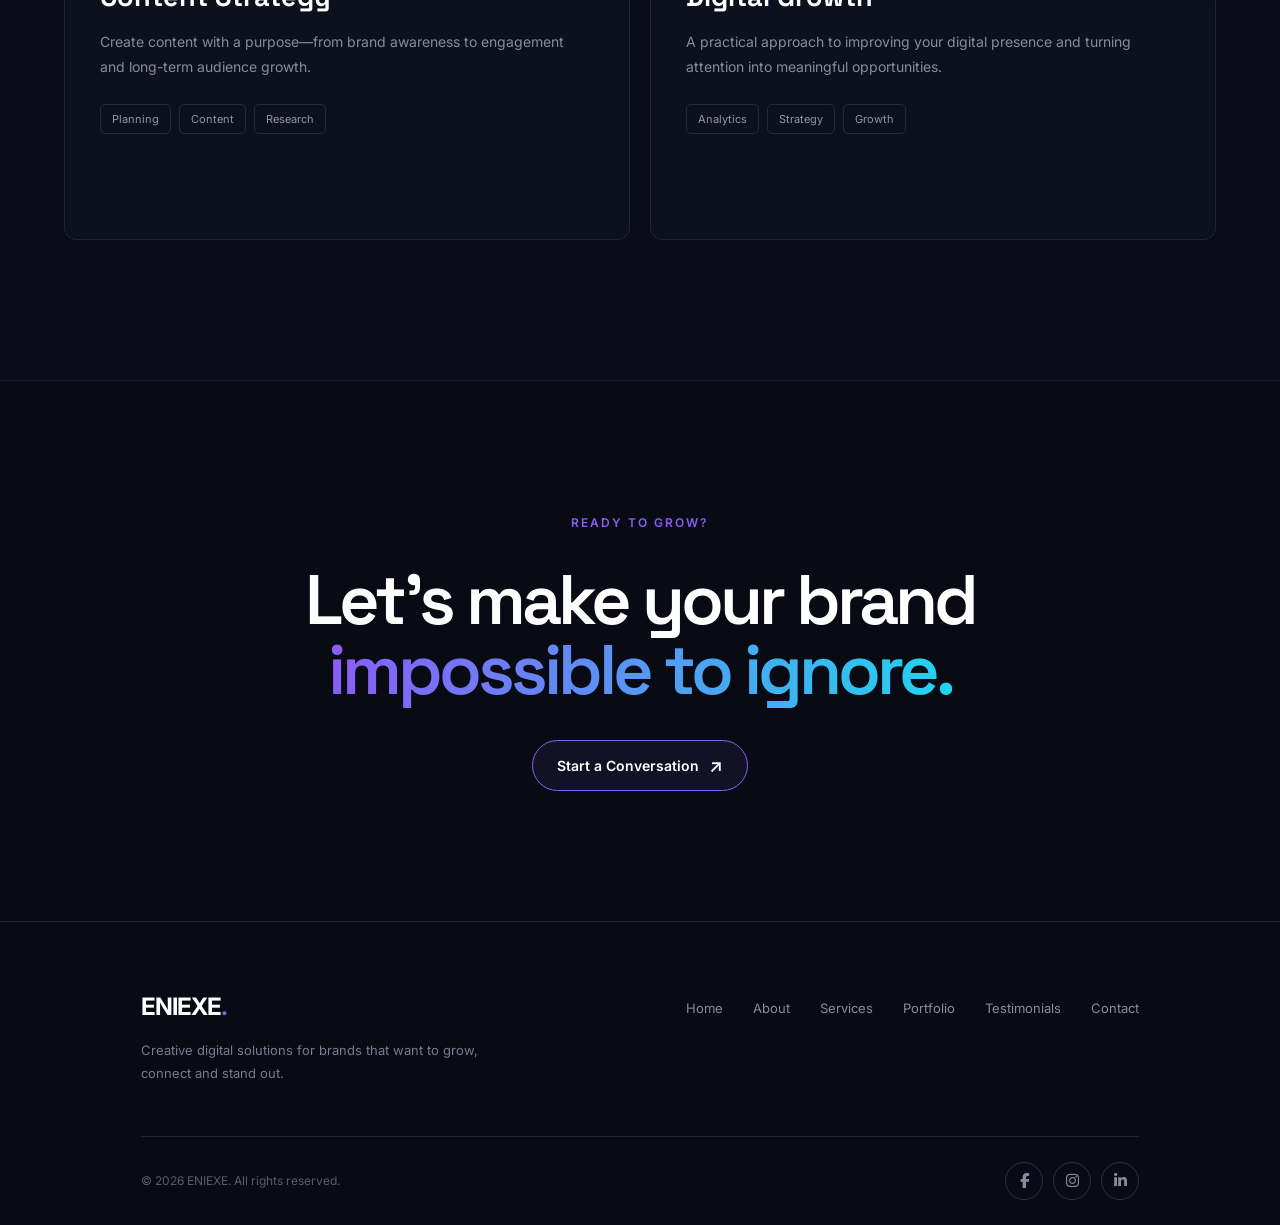
<file: digital-marketing.html>
<!DOCTYPE html>
<html lang="en">

<head>

<meta charset="UTF-8">
<meta name="viewport" content="width=device-width, initial-scale=1.0">

<title>Digital Marketing | ENIEXE</title>

<link rel="preconnect" href="https://fonts.googleapis.com">
<link rel="preconnect" href="https://fonts.gstatic.com" crossorigin>

<link href="https://fonts.googleapis.com/css2?family=Inter:wght@400;500;600;700&family=Space+Grotesk:wght@500;600;700&display=swap" rel="stylesheet">

<link rel="stylesheet" href="https://cdnjs.cloudflare.com/ajax/libs/font-awesome/6.5.2/css/all.min.css">

<link rel="stylesheet" href="css/style.css">

</head>

<body>

<header class="navbar">

<div class="nav-container">

<a href="index.html" class="brand">
ENIEXE<span>.</span>
</a>

<nav class="nav-menu">

<a href="index.html">Home</a>
<a href="about.html">About</a>
<a href="services.html" class="active">Services</a>
<a href="portfolio.html">Portfolio</a>
<a href="testimonials.html">Testimonials</a>
<a href="contact.html">Contact</a>

</nav>

<a href="contact.html" class="nav-button">
Let's Talk <span>↗</span>
</a>

<button class="menu-toggle" id="menuToggle">☰</button>

</div>

</header>


<section class="portfolio-page">

<div class="portfolio-page-container">

<span class="section-label">
03 / DIGITAL MARKETING
</span>

<h1>
Grow with<br>
<span>strategy.</span>
</h1>

<p>
We help brands improve visibility, connect with the right
audience and build a stronger digital presence.
</p>

</div>

</section>


<section class="services-section">

<div class="services-container">

<div class="services-heading">

<div>

<span class="section-label">
OUR CAPABILITIES
</span>

<h2>
Marketing that <span>matters.</span>
</h2>

</div>

<p>
Creative thinking backed by strategy, research and measurable goals.
</p>

</div>


<div class="services-grid">

<div class="service-card">

<div class="service-top">

<span class="service-number">01</span>

<div class="service-icon">
<i class="fa-solid fa-magnifying-glass-chart"></i>
</div>

</div>

<h3>SEO</h3>

<p>
Improve search visibility and help your website reach
the people actively looking for your services.
</p>

<div class="service-list">
<span>On-page SEO</span>
<span>Off-page SEO</span>
<span>Keyword Research</span>
</div>

</div>


<div class="service-card">

<div class="service-top">

<span class="service-number">02</span>

<div class="service-icon">
<i class="fa-solid fa-hashtag"></i>
</div>

</div>

<h3>Social Media Marketing</h3>

<p>
Build a stronger social presence through consistent,
creative and audience-focused content.
</p>

<div class="service-list">
<span>Content</span>
<span>Strategy</span>
<span>Engagement</span>
</div>

</div>


<div class="service-card">

<div class="service-top">

<span class="service-number">03</span>

<div class="service-icon">
<i class="fa-solid fa-bullhorn"></i>
</div>

</div>

<h3>Content Strategy</h3>

<p>
Create content with a purpose—from brand awareness
to engagement and long-term audience growth.
</p>

<div class="service-list">
<span>Planning</span>
<span>Content</span>
<span>Research</span>
</div>

</div>


<div class="service-card">

<div class="service-top">

<span class="service-number">04</span>

<div class="service-icon">
<i class="fa-solid fa-chart-simple"></i>
</div>

</div>

<h3>Digital Growth</h3>

<p>
A practical approach to improving your digital presence
and turning attention into meaningful opportunities.
</p>

<div class="service-list">
<span>Analytics</span>
<span>Strategy</span>
<span>Growth</span>
</div>

</div>

</div>

</div>

</section>


<section class="portfolio-cta">

<div class="portfolio-cta-container">

<span class="section-label">
READY TO GROW?
</span>

<h2>
Let's make your brand
<span>impossible to ignore.</span>
</h2>

<a href="contact.html" class="contact-button">
Start a Conversation
<span>↗</span>
</a>

</div>

</section>


<footer class="footer">

<div class="footer-container">

<div class="footer-brand">

<a href="index.html" class="brand">
ENIEXE<span>.</span>
</a>

<p>
Creative digital solutions for brands
that want to grow, connect and stand out.
</p>

</div>

<div class="footer-links">

<a href="index.html">Home</a>
<a href="about.html">About</a>
<a href="services.html">Services</a>
<a href="portfolio.html">Portfolio</a>
<a href="testimonials.html">Testimonials</a>
<a href="contact.html">Contact</a>

</div>

</div>

<div class="footer-bottom">

<p>© 2026 ENIEXE. All rights reserved.</p>

<div class="footer-socials">

<a href="https://www.facebook.com/eniexeagency" target="_blank">
<i class="fa-brands fa-facebook-f"></i>
</a>

<a href="https://www.instagram.com/eni_exe/" target="_blank">
<i class="fa-brands fa-instagram"></i>
</a>

<a href="https://www.linkedin.com/company/eniexe/" target="_blank">
<i class="fa-brands fa-linkedin-in"></i>
</a>

</div>

</div>

</footer>


<script>

const menuToggle = document.getElementById("menuToggle");
const navMenu = document.querySelector(".nav-menu");

menuToggle.addEventListener("click", function () {
navMenu.classList.toggle("mobile-active");
});

</script>

</body>
</html>
</file>
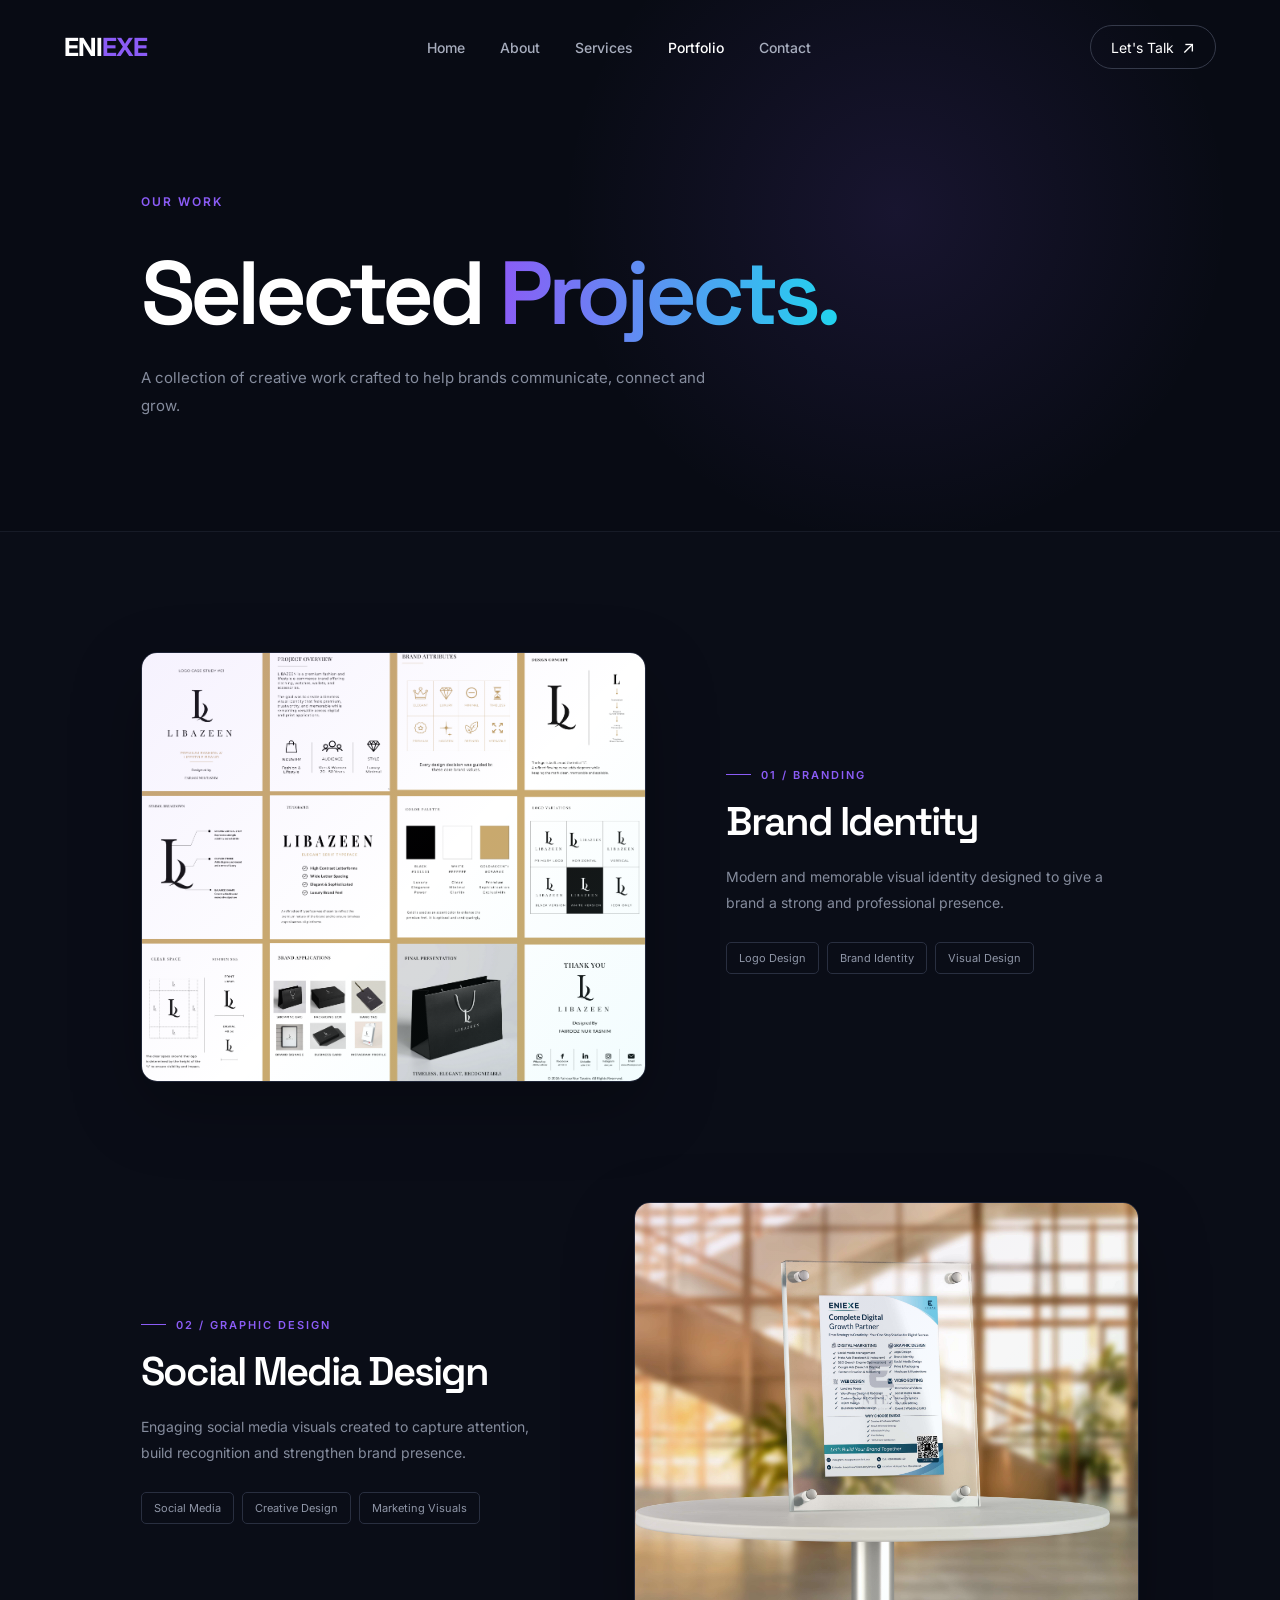
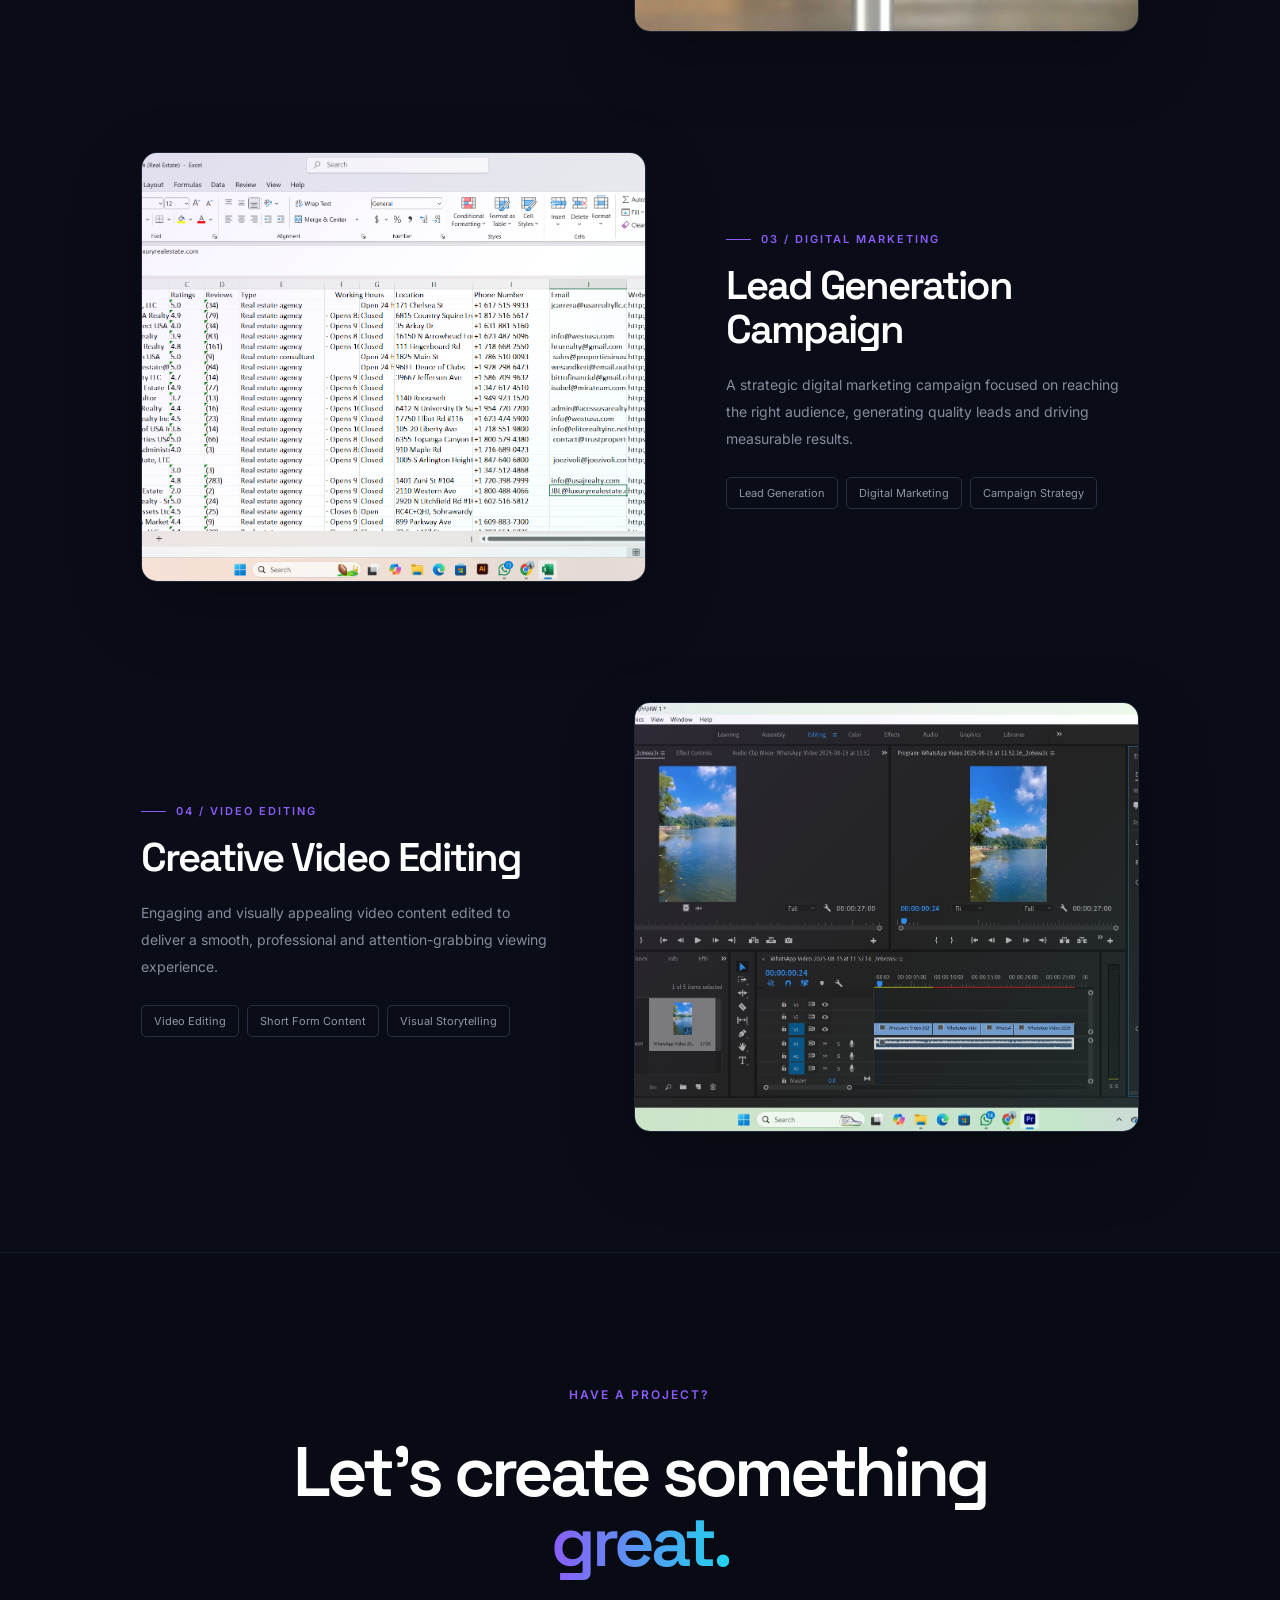
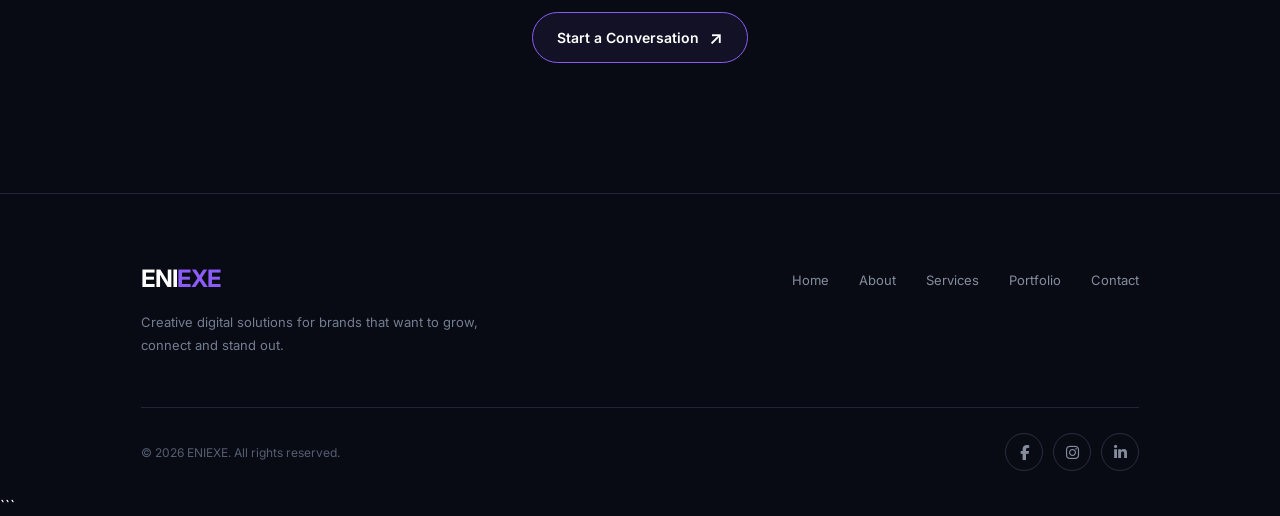
<file: portfolio.html>
<!DOCTYPE html>
<html lang="en">

<head>

    <meta charset="UTF-8">
    <meta name="viewport" content="width=device-width, initial-scale=1.0">

    <title>Portfolio | ENIEXE</title>

    <!-- Google Fonts -->
    <link rel="preconnect" href="https://fonts.googleapis.com">
    <link rel="preconnect" href="https://fonts.gstatic.com" crossorigin>

    <link
        href="https://fonts.googleapis.com/css2?family=Inter:wght@400;500;600;700&family=Space+Grotesk:wght@500;600;700&display=swap"
        rel="stylesheet"
    >

    <!-- CSS -->
    <link rel="stylesheet" href="css/style.css">

    <!-- Font Awesome -->
    <link
        rel="stylesheet"
        href="https://cdnjs.cloudflare.com/ajax/libs/font-awesome/6.5.2/css/all.min.css"
    >

</head>


<body>


    <!-- =========================
         NAVBAR
    ========================= -->

    <nav class="navbar">

        <div class="nav-container">

            <!-- Brand -->
            <a href="index.html" class="brand">
                ENI<span>EXE</span>
            </a>


            <!-- Navigation -->
            <div class="nav-menu">

                <a href="index.html">
                    Home
                </a>

                <a href="about.html">
                    About
                </a>

                <a href="services.html">
                    Services
                </a>

                <a href="portfolio.html" class="active">
                    Portfolio
                </a>

                <a href="contact.html">
                    Contact
                </a>

            </div>


            <!-- CTA -->
            <a href="contact.html" class="nav-button">
                Let's Talk
                <span>↗</span>
            </a>


            <!-- Mobile Menu -->
            <button
                class="menu-toggle"
                aria-label="Open Menu"
            >
                ☰
            </button>

        </div>

    </nav>



    <!-- =========================
         PORTFOLIO HERO
    ========================= -->

    <section class="portfolio-page">

        <div class="portfolio-page-container">

            <span class="section-label">
                OUR WORK
            </span>

            <h1>
                Selected <span>Projects.</span>
            </h1>

            <p>
                A collection of creative work crafted to help brands
                communicate, connect and grow.
            </p>

        </div>

    </section>



    <!-- =========================
         PROJECTS
    ========================= -->

    <section class="portfolio-projects">

        <div class="portfolio-projects-container">


            <!-- ================= PROJECT 01 ================= -->

            <article class="project-item">

                <div class="project-image">

                    <img
                        src="images/portfolio-1.jpg"
                        alt="Brand Identity Design"
                    >

                </div>


                <div class="project-content">

                    <span>
                        01 / BRANDING
                    </span>

                    <h2>
                        Brand Identity
                    </h2>

                    <p>
                        Modern and memorable visual identity designed
                        to give a brand a strong and professional presence.
                    </p>

                    <div class="project-tags">

                        <span>
                            Logo Design
                        </span>

                        <span>
                            Brand Identity
                        </span>

                        <span>
                            Visual Design
                        </span>

                    </div>

                </div>

            </article>



            <!-- ================= PROJECT 02 ================= -->

            <article class="project-item reverse">

                <div class="project-image">

                    <img
                        src="images/portfolio-2.jpg"
                        alt="Social Media Design"
                    >

                </div>


                <div class="project-content">

                    <span>
                        02 / GRAPHIC DESIGN
                    </span>

                    <h2>
                        Social Media Design
                    </h2>

                    <p>
                        Engaging social media visuals created to capture
                        attention, build recognition and strengthen brand presence.
                    </p>

                    <div class="project-tags">

                        <span>
                            Social Media
                        </span>

                        <span>
                            Creative Design
                        </span>

                        <span>
                            Marketing Visuals
                        </span>

                    </div>

                </div>

            </article>



            <!-- ================= PROJECT 03 ================= -->

            <article class="project-item">

                <div class="project-image">

                    <img
                        src="images/portfolio-3.jpg"
                        alt="Digital Marketing Lead Generation"
                    >

                </div>


                <div class="project-content">

                    <span>
                        03 / DIGITAL MARKETING
                    </span>

                    <h2>
                        Lead Generation Campaign
                    </h2>

                    <p>
                        A strategic digital marketing campaign focused on
                        reaching the right audience, generating quality leads
                        and driving measurable results.
                    </p>

                    <div class="project-tags">

                        <span>
                            Lead Generation
                        </span>

                        <span>
                            Digital Marketing
                        </span>

                        <span>
                            Campaign Strategy
                        </span>

                    </div>

                </div>

            </article>



            <!-- ================= PROJECT 04 ================= -->

            <article class="project-item reverse">

                <div class="project-image">

                    <img
                        src="images/portfolio-4.jpg"
                        alt="Video Editing Project"
                    >

                </div>


                <div class="project-content">

                    <span>
                        04 / VIDEO EDITING
                    </span>

                    <h2>
                        Creative Video Editing
                    </h2>

                    <p>
                        Engaging and visually appealing video content edited
                        to deliver a smooth, professional and attention-grabbing
                        viewing experience.
                    </p>

                    <div class="project-tags">

                        <span>
                            Video Editing
                        </span>

                        <span>
                            Short Form Content
                        </span>

                        <span>
                            Visual Storytelling
                        </span>

                    </div>

                </div>

            </article>


        </div>

    </section>



    <!-- =========================
         CTA
    ========================= -->

    <section class="portfolio-cta">

        <div class="portfolio-cta-container">

            <span class="section-label">
                HAVE A PROJECT?
            </span>

            <h2>
                Let's create something
                <span>great.</span>
            </h2>

            <a
                href="contact.html"
                class="contact-button"
            >
                Start a Conversation
                <span>↗</span>
            </a>

        </div>

    </section>



    <!-- =========================
         FOOTER
    ========================= -->

    <footer class="footer">

        <div class="footer-container">


            <!-- Footer Brand -->

            <div class="footer-brand">

                <a href="index.html" class="brand">
                    ENI<span>EXE</span>
                </a>

                <p>
                    Creative digital solutions for brands
                    that want to grow, connect and stand out.
                </p>

            </div>


            <!-- Footer Links -->

            <div class="footer-links">

                <a href="index.html">
                    Home
                </a>

                <a href="about.html">
                    About
                </a>

                <a href="services.html">
                    Services
                </a>

                <a href="portfolio.html">
                    Portfolio
                </a>

                <a href="contact.html">
                    Contact
                </a>

            </div>

        </div>


        <!-- Footer Bottom -->

        <div class="footer-bottom">

            <p>
                © 2026 ENIEXE. All rights reserved.
            </p>


            <!-- Social Links -->

            <div class="footer-socials">

                <!-- Facebook -->
                <a
                    href="https://www.facebook.com/eniexeagency"
                    target="_blank"
                    rel="noopener noreferrer"
                    aria-label="Facebook"
                >
                    <i class="fa-brands fa-facebook-f"></i>
                </a>


                <!-- Instagram -->
                <a
                    href="https://www.instagram.com/eni_exe/"
                    target="_blank"
                    rel="noopener noreferrer"
                    aria-label="Instagram"
                >
                    <i class="fa-brands fa-instagram"></i>
                </a>


                <!-- LinkedIn -->
                <a
                    href="https://www.linkedin.com/company/eniexe/"
                    target="_blank"
                    rel="noopener noreferrer"
                    aria-label="LinkedIn"
                >
                    <i class="fa-brands fa-linkedin-in"></i>
                </a>

            </div>

        </div>

    </footer>



    <!-- =========================
         JAVASCRIPT
    ========================= -->

    <script>

        const menuToggle = document.querySelector(".menu-toggle");
        const navMenu = document.querySelector(".nav-menu");

        if (menuToggle && navMenu) {

            menuToggle.addEventListener("click", function () {

                navMenu.classList.toggle("mobile-active");

            });

        }

    </script>


</body>

</html>
```
</file>
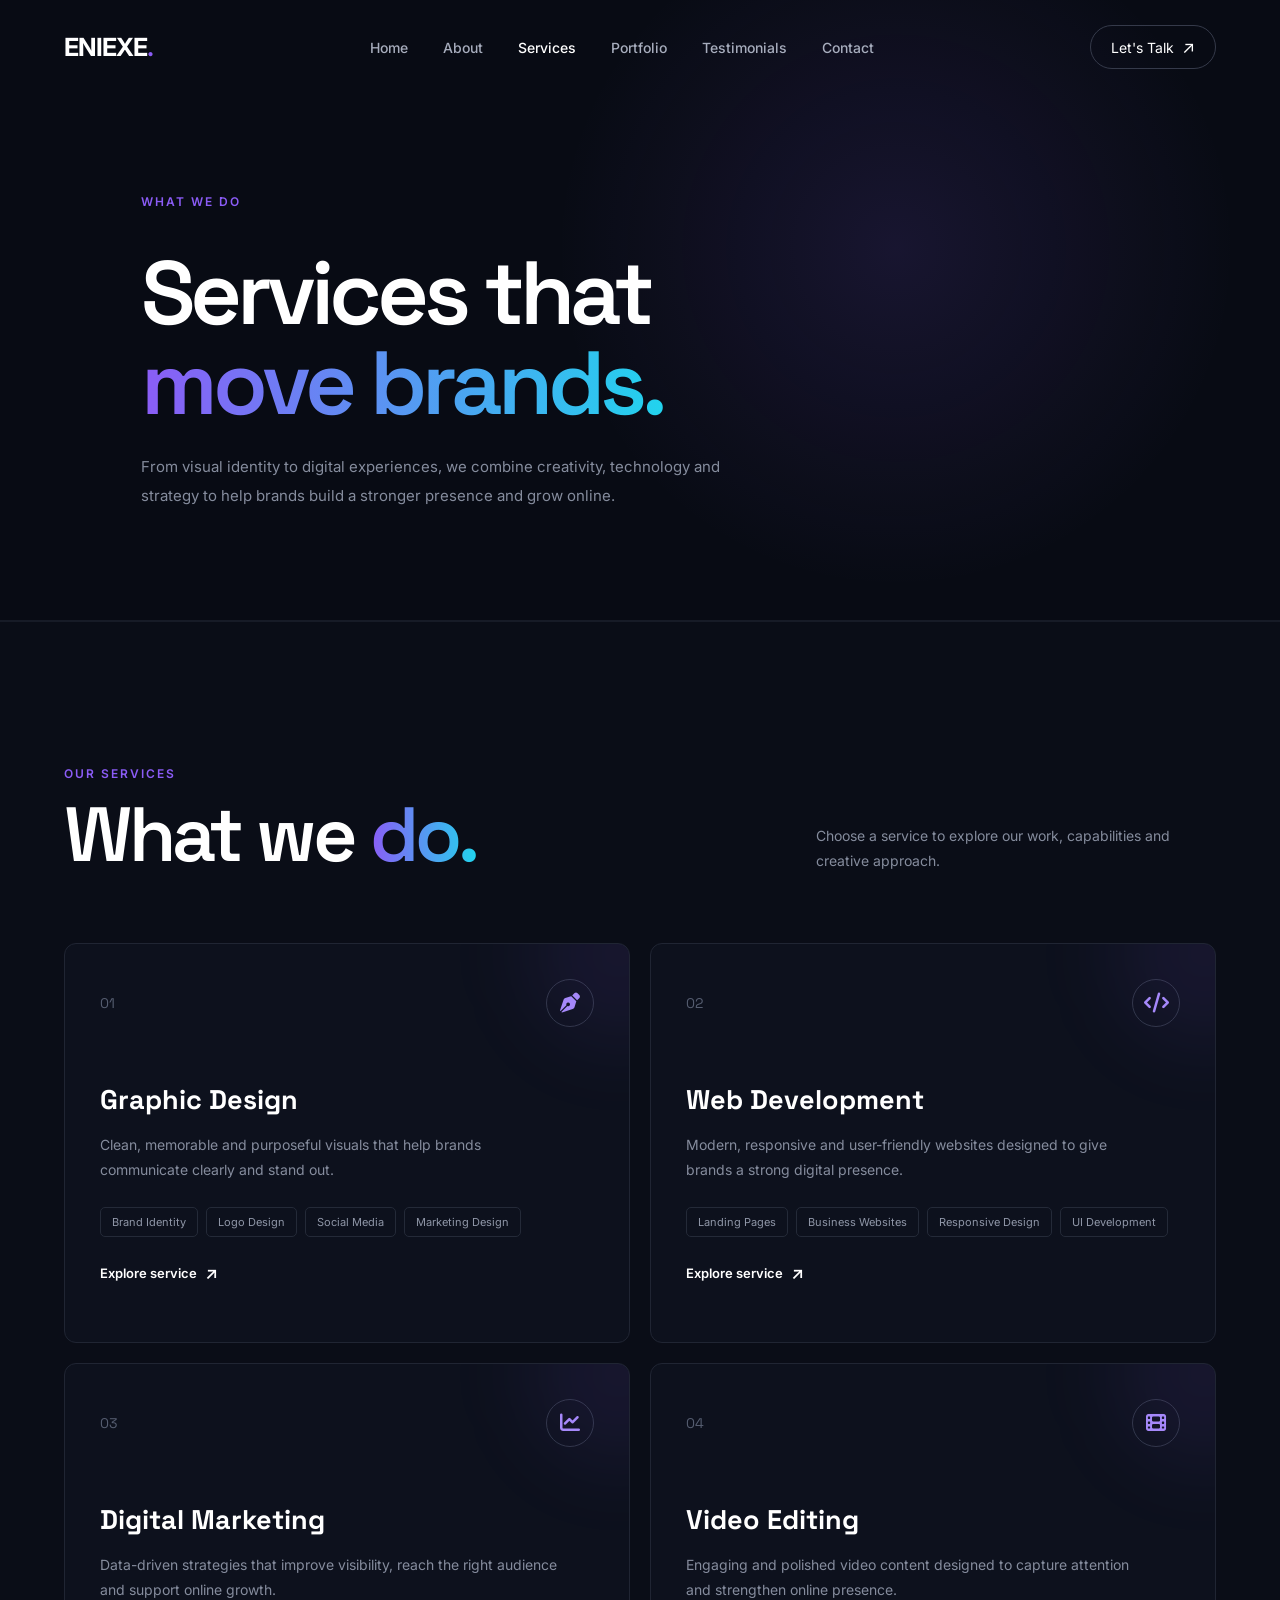
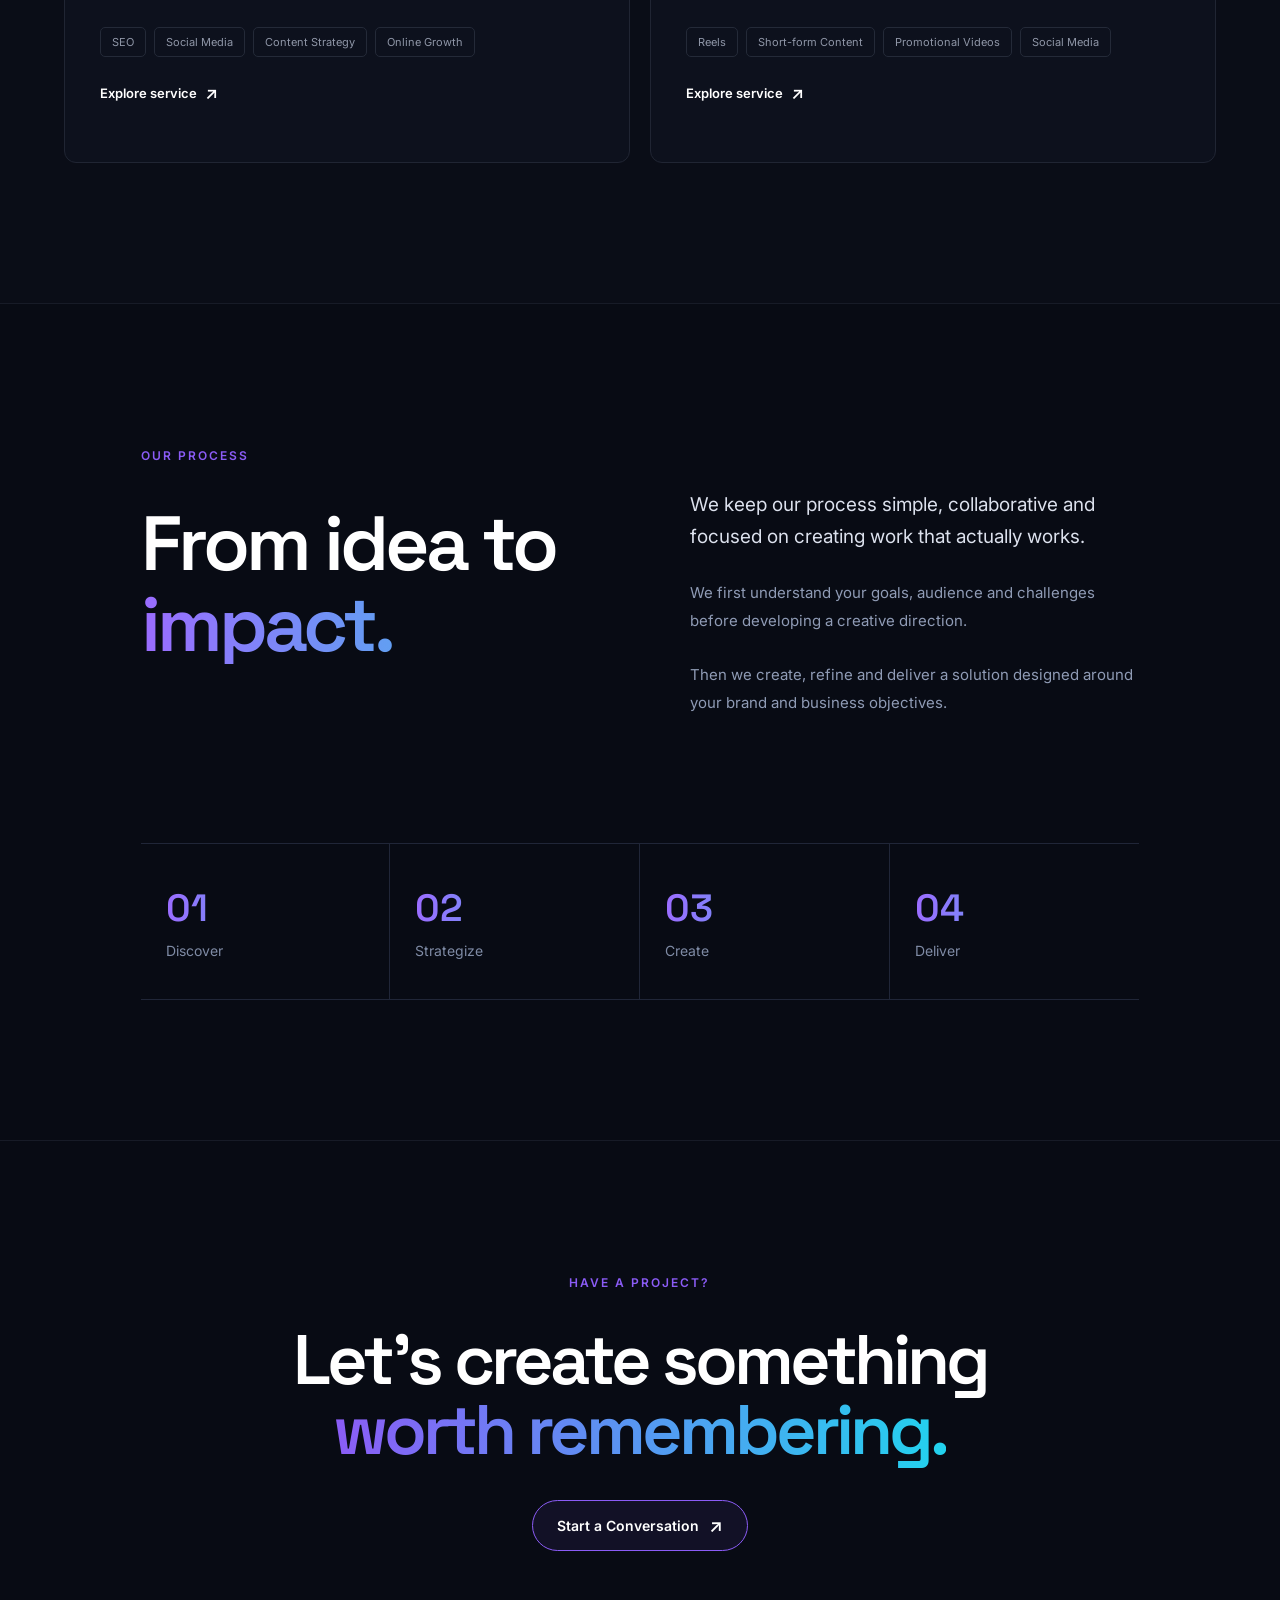
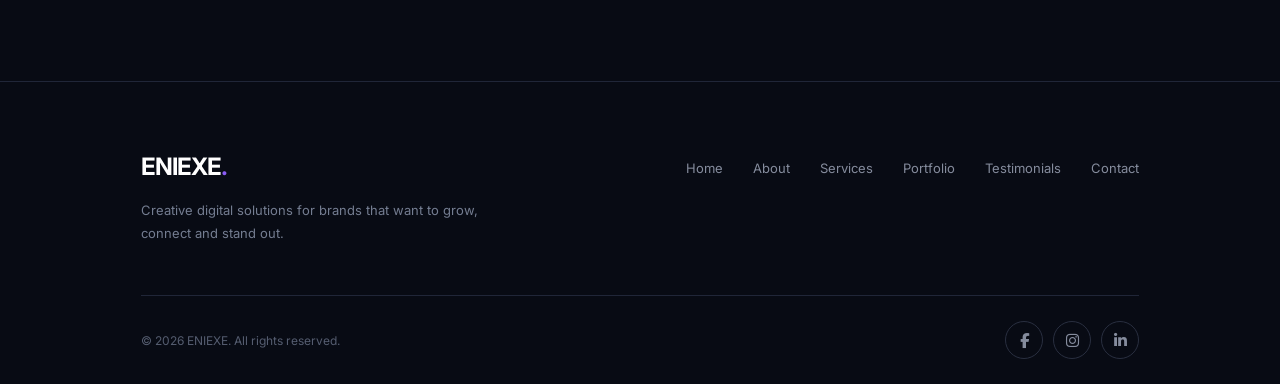
<file: services.html>
<!DOCTYPE html>
<html lang="en">

<head>
    <meta charset="UTF-8">
    <meta name="viewport" content="width=device-width, initial-scale=1.0">

    <title>Services | ENIEXE</title>

    <link rel="preconnect" href="https://fonts.googleapis.com">
    <link rel="preconnect" href="https://fonts.gstatic.com" crossorigin>

    <link
        href="https://fonts.googleapis.com/css2?family=Inter:wght@400;500;600;700;800&family=Space+Grotesk:wght@400;500;600;700&display=swap"
        rel="stylesheet">

    <link
        rel="stylesheet"
        href="https://cdnjs.cloudflare.com/ajax/libs/font-awesome/6.5.2/css/all.min.css">

    <link rel="stylesheet" href="css/style.css">
</head>

<body>

<header class="navbar">

    <div class="nav-container">

        <a href="index.html" class="brand">
            ENIEXE<span>.</span>
        </a>

        <nav class="nav-menu">

            <a href="index.html">Home</a>
            <a href="about.html">About</a>
            <a href="services.html" class="active">Services</a>
            <a href="portfolio.html">Portfolio</a>
            <a href="testimonials.html">Testimonials</a>
            <a href="contact.html">Contact</a>

        </nav>

        <a href="contact.html" class="nav-button">
            Let's Talk
            <span>↗</span>
        </a>

        <button class="menu-toggle" id="menuToggle">
            ☰
        </button>

    </div>

</header>


<!-- HERO -->

<section class="portfolio-page">

    <div class="portfolio-page-container">

        <span class="section-label">
            WHAT WE DO
        </span>

        <h1>
            Services that<br>
            <span>move brands.</span>
        </h1>

        <p>
            From visual identity to digital experiences, we combine
            creativity, technology and strategy to help brands build
            a stronger presence and grow online.
        </p>

    </div>

</section>


<!-- SERVICES -->

<section class="services-section">

    <div class="services-container">

        <div class="services-heading">

            <div>

                <span class="section-label">
                    OUR SERVICES
                </span>

                <h2>
                    What we <span>do.</span>
                </h2>

            </div>

            <p>
                Choose a service to explore our work, capabilities
                and creative approach.
            </p>

        </div>


        <div class="services-grid">


            <!-- GRAPHIC DESIGN -->

            <a href="graphic-design.html" class="service-card">

                <div class="service-top">

                    <span class="service-number">
                        01
                    </span>

                    <div class="service-icon">
                        <i class="fa-solid fa-pen-nib"></i>
                    </div>

                </div>

                <h3>
                    Graphic Design
                </h3>

                <p>
                    Clean, memorable and purposeful visuals that
                    help brands communicate clearly and stand out.
                </p>

                <div class="service-list">

                    <span>Brand Identity</span>
                    <span>Logo Design</span>
                    <span>Social Media</span>
                    <span>Marketing Design</span>

                </div>

                <div class="service-link">
                    Explore service
                    <span>↗</span>
                </div>

            </a>


            <!-- WEB DEVELOPMENT -->

            <a href="web-development.html" class="service-card">

                <div class="service-top">

                    <span class="service-number">
                        02
                    </span>

                    <div class="service-icon">
                        <i class="fa-solid fa-code"></i>
                    </div>

                </div>

                <h3>
                    Web Development
                </h3>

                <p>
                    Modern, responsive and user-friendly websites
                    designed to give brands a strong digital presence.
                </p>

                <div class="service-list">

                    <span>Landing Pages</span>
                    <span>Business Websites</span>
                    <span>Responsive Design</span>
                    <span>UI Development</span>

                </div>

                <div class="service-link">
                    Explore service
                    <span>↗</span>
                </div>

            </a>


            <!-- DIGITAL MARKETING -->

            <a href="digital-marketing.html" class="service-card">

                <div class="service-top">

                    <span class="service-number">
                        03
                    </span>

                    <div class="service-icon">
                        <i class="fa-solid fa-chart-line"></i>
                    </div>

                </div>

                <h3>
                    Digital Marketing
                </h3>

                <p>
                    Data-driven strategies that improve visibility,
                    reach the right audience and support online growth.
                </p>

                <div class="service-list">

                    <span>SEO</span>
                    <span>Social Media</span>
                    <span>Content Strategy</span>
                    <span>Online Growth</span>

                </div>

                <div class="service-link">
                    Explore service
                    <span>↗</span>
                </div>

            </a>


            <!-- VIDEO EDITING -->

            <a href="video-editing.html" class="service-card">

                <div class="service-top">

                    <span class="service-number">
                        04
                    </span>

                    <div class="service-icon">
                        <i class="fa-solid fa-film"></i>
                    </div>

                </div>

                <h3>
                    Video Editing
                </h3>

                <p>
                    Engaging and polished video content designed
                    to capture attention and strengthen online presence.
                </p>

                <div class="service-list">

                    <span>Reels</span>
                    <span>Short-form Content</span>
                    <span>Promotional Videos</span>
                    <span>Social Media</span>

                </div>

                <div class="service-link">
                    Explore service
                    <span>↗</span>
                </div>

            </a>

        </div>

    </div>

</section>


<!-- PROCESS -->

<section class="about-section">

    <div class="about-container">

        <div class="about-left">

            <span class="section-label">
                OUR PROCESS
            </span>

            <h2>
                From idea to
                <span>impact.</span>
            </h2>

        </div>

        <div class="about-right">

            <p class="about-intro">
                We keep our process simple, collaborative and
                focused on creating work that actually works.
            </p>

            <p>
                We first understand your goals, audience and
                challenges before developing a creative direction.
            </p>

            <p>
                Then we create, refine and deliver a solution
                designed around your brand and business objectives.
            </p>

        </div>

    </div>


    <div class="about-stats">

        <div class="stat">
            <h3>01</h3>
            <p>Discover</p>
        </div>

        <div class="stat">
            <h3>02</h3>
            <p>Strategize</p>
        </div>

        <div class="stat">
            <h3>03</h3>
            <p>Create</p>
        </div>

        <div class="stat">
            <h3>04</h3>
            <p>Deliver</p>
        </div>

    </div>

</section>


<!-- CTA -->

<section class="portfolio-cta">

    <div class="portfolio-cta-container">

        <span class="section-label">
            HAVE A PROJECT?
        </span>

        <h2>
            Let's create something
            <span>worth remembering.</span>
        </h2>

        <a href="contact.html" class="contact-button">
            Start a Conversation
            <span>↗</span>
        </a>

    </div>

</section>


<!-- FOOTER -->

<footer class="footer">

    <div class="footer-container">

        <div class="footer-brand">

            <a href="index.html" class="brand">
                ENIEXE<span>.</span>
            </a>

            <p>
                Creative digital solutions for brands
                that want to grow, connect and stand out.
            </p>

        </div>

        <div class="footer-links">

            <a href="index.html">Home</a>
            <a href="about.html">About</a>
            <a href="services.html">Services</a>
            <a href="portfolio.html">Portfolio</a>
            <a href="testimonials.html">Testimonials</a>
            <a href="contact.html">Contact</a>

        </div>

    </div>

    <div class="footer-bottom">

        <p>
            © 2026 ENIEXE. All rights reserved.
        </p>

        <div class="footer-socials">

            <a href="https://www.facebook.com/eniexeagency"
               target="_blank"
               rel="noopener noreferrer">
                <i class="fa-brands fa-facebook-f"></i>
            </a>

            <a href="https://www.instagram.com/eni_exe/"
               target="_blank"
               rel="noopener noreferrer">
                <i class="fa-brands fa-instagram"></i>
            </a>

            <a href="https://www.linkedin.com/company/eniexe/"
               target="_blank"
               rel="noopener noreferrer">
                <i class="fa-brands fa-linkedin-in"></i>
            </a>

        </div>

    </div>

</footer>


<script>

const menuToggle = document.getElementById("menuToggle");
const navMenu = document.querySelector(".nav-menu");

menuToggle.addEventListener("click", function () {
    navMenu.classList.toggle("mobile-active");
});

</script>

</body>
</html>
</file>
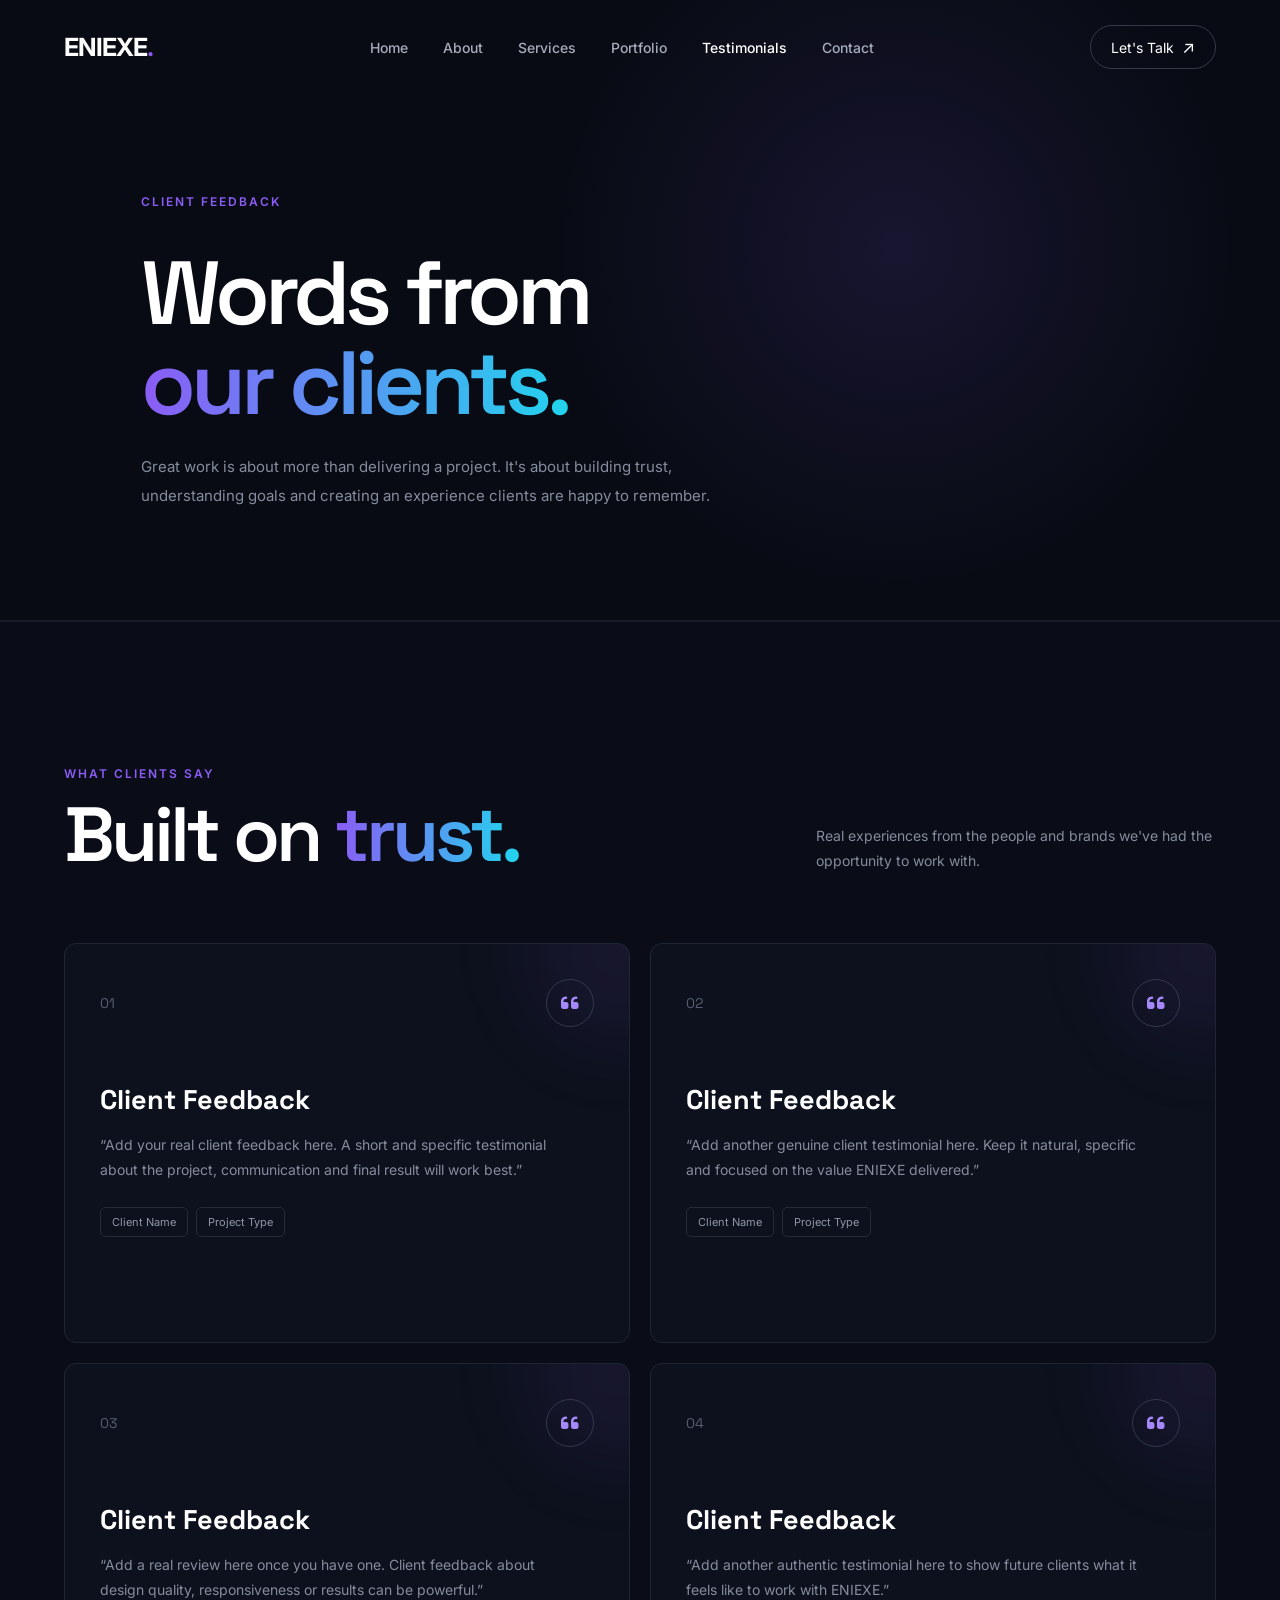
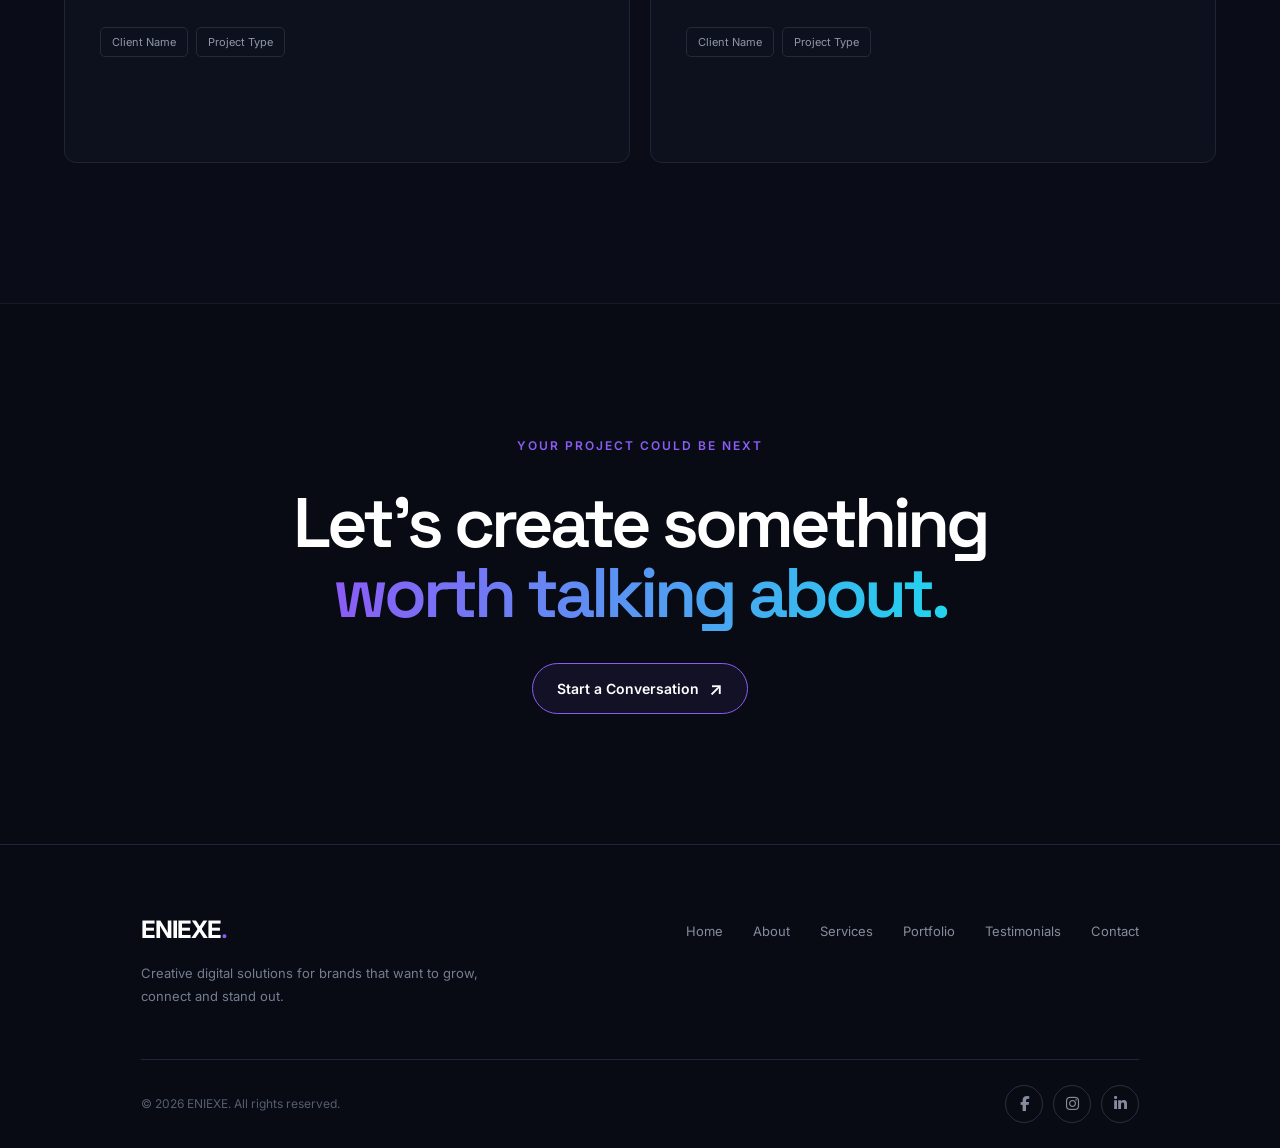
<file: testimonials.html>
<!DOCTYPE html>
<html lang="en">

<head>

<meta charset="UTF-8">
<meta name="viewport" content="width=device-width, initial-scale=1.0">

<title>Testimonials | ENIEXE</title>

<link rel="preconnect" href="https://fonts.googleapis.com">
<link rel="preconnect" href="https://fonts.gstatic.com" crossorigin>

<link href="https://fonts.googleapis.com/css2?family=Inter:wght@400;500;600;700&family=Space+Grotesk:wght@500;600;700&display=swap" rel="stylesheet">

<link rel="stylesheet" href="https://cdnjs.cloudflare.com/ajax/libs/font-awesome/6.5.2/css/all.min.css">

<link rel="stylesheet" href="css/style.css">

</head>

<body>


<header class="navbar">

<div class="nav-container">

<a href="index.html" class="brand">
ENIEXE<span>.</span>
</a>

<nav class="nav-menu">

<a href="index.html">Home</a>
<a href="about.html">About</a>
<a href="services.html">Services</a>
<a href="portfolio.html">Portfolio</a>
<a href="testimonials.html" class="active">Testimonials</a>
<a href="contact.html">Contact</a>

</nav>

<a href="contact.html" class="nav-button">
Let's Talk <span>↗</span>
</a>

<button class="menu-toggle" id="menuToggle">
☰
</button>

</div>

</header>


<!-- HERO -->

<section class="portfolio-page">

<div class="portfolio-page-container">

<span class="section-label">
CLIENT FEEDBACK
</span>

<h1>
Words from<br>
<span>our clients.</span>
</h1>

<p>
Great work is about more than delivering a project.
It's about building trust, understanding goals and creating
an experience clients are happy to remember.
</p>

</div>

</section>


<!-- TESTIMONIALS -->

<section class="services-section">

<div class="services-container">

<div class="services-heading">

<div>

<span class="section-label">
WHAT CLIENTS SAY
</span>

<h2>
Built on <span>trust.</span>
</h2>

</div>

<p>
Real experiences from the people and brands we've had
the opportunity to work with.
</p>

</div>


<div class="services-grid">


<!-- TESTIMONIAL 01 -->

<div class="service-card">

<div class="service-top">

<span class="service-number">
01
</span>

<div class="service-icon">
<i class="fa-solid fa-quote-left"></i>
</div>

</div>

<h3>
Client Feedback
</h3>

<p>
“Add your real client feedback here. A short and specific
testimonial about the project, communication and final result
will work best.”
</p>

<div class="service-list">

<span>Client Name</span>
<span>Project Type</span>

</div>

</div>


<!-- TESTIMONIAL 02 -->

<div class="service-card">

<div class="service-top">

<span class="service-number">
02
</span>

<div class="service-icon">
<i class="fa-solid fa-quote-left"></i>
</div>

</div>

<h3>
Client Feedback
</h3>

<p>
“Add another genuine client testimonial here. Keep it natural,
specific and focused on the value ENIEXE delivered.”
</p>

<div class="service-list">

<span>Client Name</span>
<span>Project Type</span>

</div>

</div>


<!-- TESTIMONIAL 03 -->

<div class="service-card">

<div class="service-top">

<span class="service-number">
03
</span>

<div class="service-icon">
<i class="fa-solid fa-quote-left"></i>
</div>

</div>

<h3>
Client Feedback
</h3>

<p>
“Add a real review here once you have one. Client feedback
about design quality, responsiveness or results can be powerful.”
</p>

<div class="service-list">

<span>Client Name</span>
<span>Project Type</span>

</div>

</div>


<!-- TESTIMONIAL 04 -->

<div class="service-card">

<div class="service-top">

<span class="service-number">
04
</span>

<div class="service-icon">
<i class="fa-solid fa-quote-left"></i>
</div>

</div>

<h3>
Client Feedback
</h3>

<p>
“Add another authentic testimonial here to show future clients
what it feels like to work with ENIEXE.”
</p>

<div class="service-list">

<span>Client Name</span>
<span>Project Type</span>

</div>

</div>


</div>

</div>

</section>


<!-- CTA -->

<section class="portfolio-cta">

<div class="portfolio-cta-container">

<span class="section-label">
YOUR PROJECT COULD BE NEXT
</span>

<h2>
Let's create something
<span>worth talking about.</span>
</h2>

<a href="contact.html" class="contact-button">

Start a Conversation

<span>↗</span>

</a>

</div>

</section>


<!-- FOOTER -->

<footer class="footer">

<div class="footer-container">

<div class="footer-brand">

<a href="index.html" class="brand">
ENIEXE<span>.</span>
</a>

<p>
Creative digital solutions for brands
that want to grow, connect and stand out.
</p>

</div>


<div class="footer-links">

<a href="index.html">Home</a>
<a href="about.html">About</a>
<a href="services.html">Services</a>
<a href="portfolio.html">Portfolio</a>
<a href="testimonials.html">Testimonials</a>
<a href="contact.html">Contact</a>

</div>

</div>


<div class="footer-bottom">

<p>
© 2026 ENIEXE. All rights reserved.
</p>


<div class="footer-socials">

<a href="https://www.facebook.com/eniexeagency"
   target="_blank"
   rel="noopener noreferrer">

<i class="fa-brands fa-facebook-f"></i>

</a>


<a href="https://www.instagram.com/eni_exe/"
   target="_blank"
   rel="noopener noreferrer">

<i class="fa-brands fa-instagram"></i>

</a>


<a href="https://www.linkedin.com/company/eniexe/"
   target="_blank"
   rel="noopener noreferrer">

<i class="fa-brands fa-linkedin-in"></i>

</a>

</div>

</div>

</footer>


<script>

const menuToggle = document.getElementById("menuToggle");
const navMenu = document.querySelector(".nav-menu");

menuToggle.addEventListener("click", function () {

navMenu.classList.toggle("mobile-active");

});

</script>


</body>
</html>
</file>
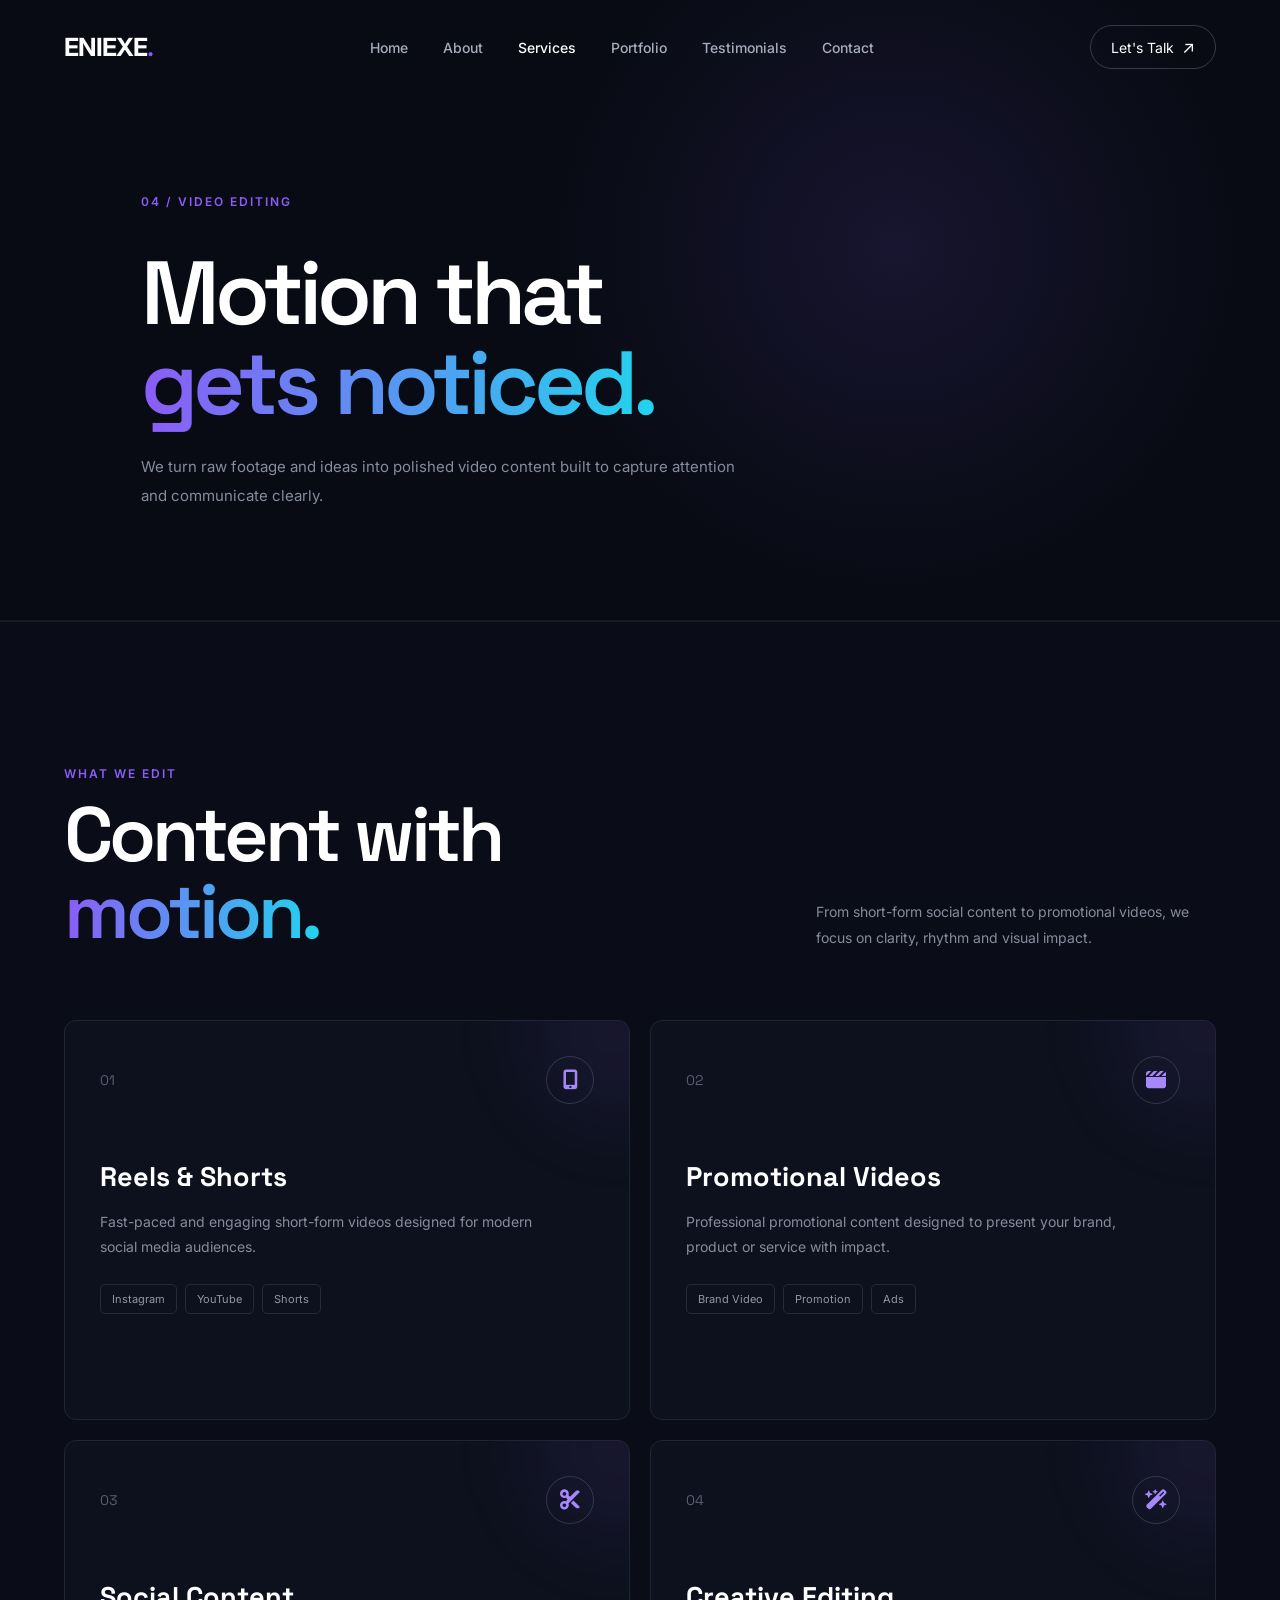
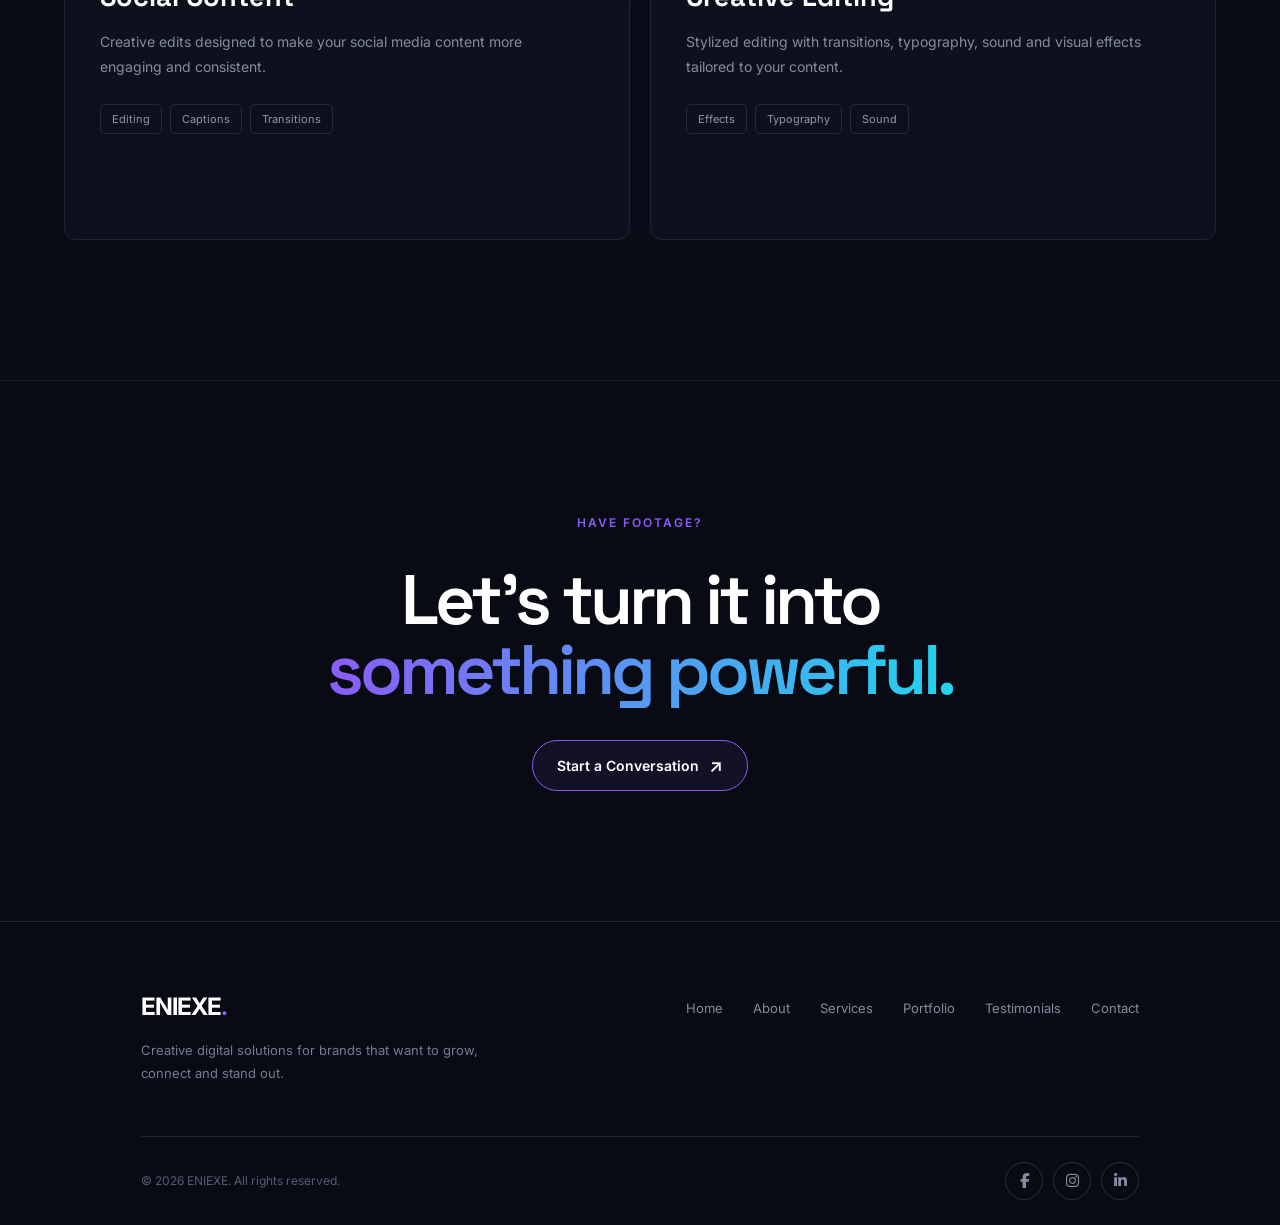
<file: video-editing.html>
<!DOCTYPE html>
<html lang="en">

<head>

<meta charset="UTF-8">
<meta name="viewport" content="width=device-width, initial-scale=1.0">

<title>Video Editing | ENIEXE</title>

<link rel="preconnect" href="https://fonts.googleapis.com">
<link rel="preconnect" href="https://fonts.gstatic.com" crossorigin>

<link href="https://fonts.googleapis.com/css2?family=Inter:wght@400;500;600;700&family=Space+Grotesk:wght@500;600;700&display=swap" rel="stylesheet">

<link rel="stylesheet" href="https://cdnjs.cloudflare.com/ajax/libs/font-awesome/6.5.2/css/all.min.css">

<link rel="stylesheet" href="css/style.css">

</head>

<body>

<header class="navbar">

<div class="nav-container">

<a href="index.html" class="brand">
ENIEXE<span>.</span>
</a>

<nav class="nav-menu">

<a href="index.html">Home</a>
<a href="about.html">About</a>
<a href="services.html" class="active">Services</a>
<a href="portfolio.html">Portfolio</a>
<a href="testimonials.html">Testimonials</a>
<a href="contact.html">Contact</a>

</nav>

<a href="contact.html" class="nav-button">
Let's Talk <span>↗</span>
</a>

<button class="menu-toggle" id="menuToggle">☰</button>

</div>

</header>


<section class="portfolio-page">

<div class="portfolio-page-container">

<span class="section-label">
04 / VIDEO EDITING
</span>

<h1>
Motion that<br>
<span>gets noticed.</span>
</h1>

<p>
We turn raw footage and ideas into polished video content
built to capture attention and communicate clearly.
</p>

</div>

</section>


<section class="services-section">

<div class="services-container">

<div class="services-heading">

<div>

<span class="section-label">
WHAT WE EDIT
</span>

<h2>
Content with <span>motion.</span>
</h2>

</div>

<p>
From short-form social content to promotional videos,
we focus on clarity, rhythm and visual impact.
</p>

</div>


<div class="services-grid">

<div class="service-card">

<div class="service-top">

<span class="service-number">01</span>

<div class="service-icon">
<i class="fa-solid fa-mobile-screen-button"></i>
</div>

</div>

<h3>Reels & Shorts</h3>

<p>
Fast-paced and engaging short-form videos designed
for modern social media audiences.
</p>

<div class="service-list">
<span>Instagram</span>
<span>YouTube</span>
<span>Shorts</span>
</div>

</div>


<div class="service-card">

<div class="service-top">

<span class="service-number">02</span>

<div class="service-icon">
<i class="fa-solid fa-clapperboard"></i>
</div>

</div>

<h3>Promotional Videos</h3>

<p>
Professional promotional content designed to present
your brand, product or service with impact.
</p>

<div class="service-list">
<span>Brand Video</span>
<span>Promotion</span>
<span>Ads</span>
</div>

</div>


<div class="service-card">

<div class="service-top">

<span class="service-number">03</span>

<div class="service-icon">
<i class="fa-solid fa-scissors"></i>
</div>

</div>

<h3>Social Content</h3>

<p>
Creative edits designed to make your social media
content more engaging and consistent.
</p>

<div class="service-list">
<span>Editing</span>
<span>Captions</span>
<span>Transitions</span>
</div>

</div>


<div class="service-card">

<div class="service-top">

<span class="service-number">04</span>

<div class="service-icon">
<i class="fa-solid fa-wand-magic-sparkles"></i>
</div>

</div>

<h3>Creative Editing</h3>

<p>
Stylized editing with transitions, typography, sound
and visual effects tailored to your content.
</p>

<div class="service-list">
<span>Effects</span>
<span>Typography</span>
<span>Sound</span>
</div>

</div>

</div>

</div>

</section>


<section class="portfolio-cta">

<div class="portfolio-cta-container">

<span class="section-label">
HAVE FOOTAGE?
</span>

<h2>
Let's turn it into
<span>something powerful.</span>
</h2>

<a href="contact.html" class="contact-button">
Start a Conversation
<span>↗</span>
</a>

</div>

</section>


<footer class="footer">

<div class="footer-container">

<div class="footer-brand">

<a href="index.html" class="brand">
ENIEXE<span>.</span>
</a>

<p>
Creative digital solutions for brands
that want to grow, connect and stand out.
</p>

</div>

<div class="footer-links">

<a href="index.html">Home</a>
<a href="about.html">About</a>
<a href="services.html">Services</a>
<a href="portfolio.html">Portfolio</a>
<a href="testimonials.html">Testimonials</a>
<a href="contact.html">Contact</a>

</div>

</div>

<div class="footer-bottom">

<p>© 2026 ENIEXE. All rights reserved.</p>

<div class="footer-socials">

<a href="https://www.facebook.com/eniexeagency" target="_blank">
<i class="fa-brands fa-facebook-f"></i>
</a>

<a href="https://www.instagram.com/eni_exe/" target="_blank">
<i class="fa-brands fa-instagram"></i>
</a>

<a href="https://www.linkedin.com/company/eniexe/" target="_blank">
<i class="fa-brands fa-linkedin-in"></i>
</a>

</div>

</div>

</footer>


<script>

const menuToggle = document.getElementById("menuToggle");
const navMenu = document.querySelector(".nav-menu");

menuToggle.addEventListener("click", function () {
navMenu.classList.toggle("mobile-active");
});

</script>

</body>
</html>
</file>
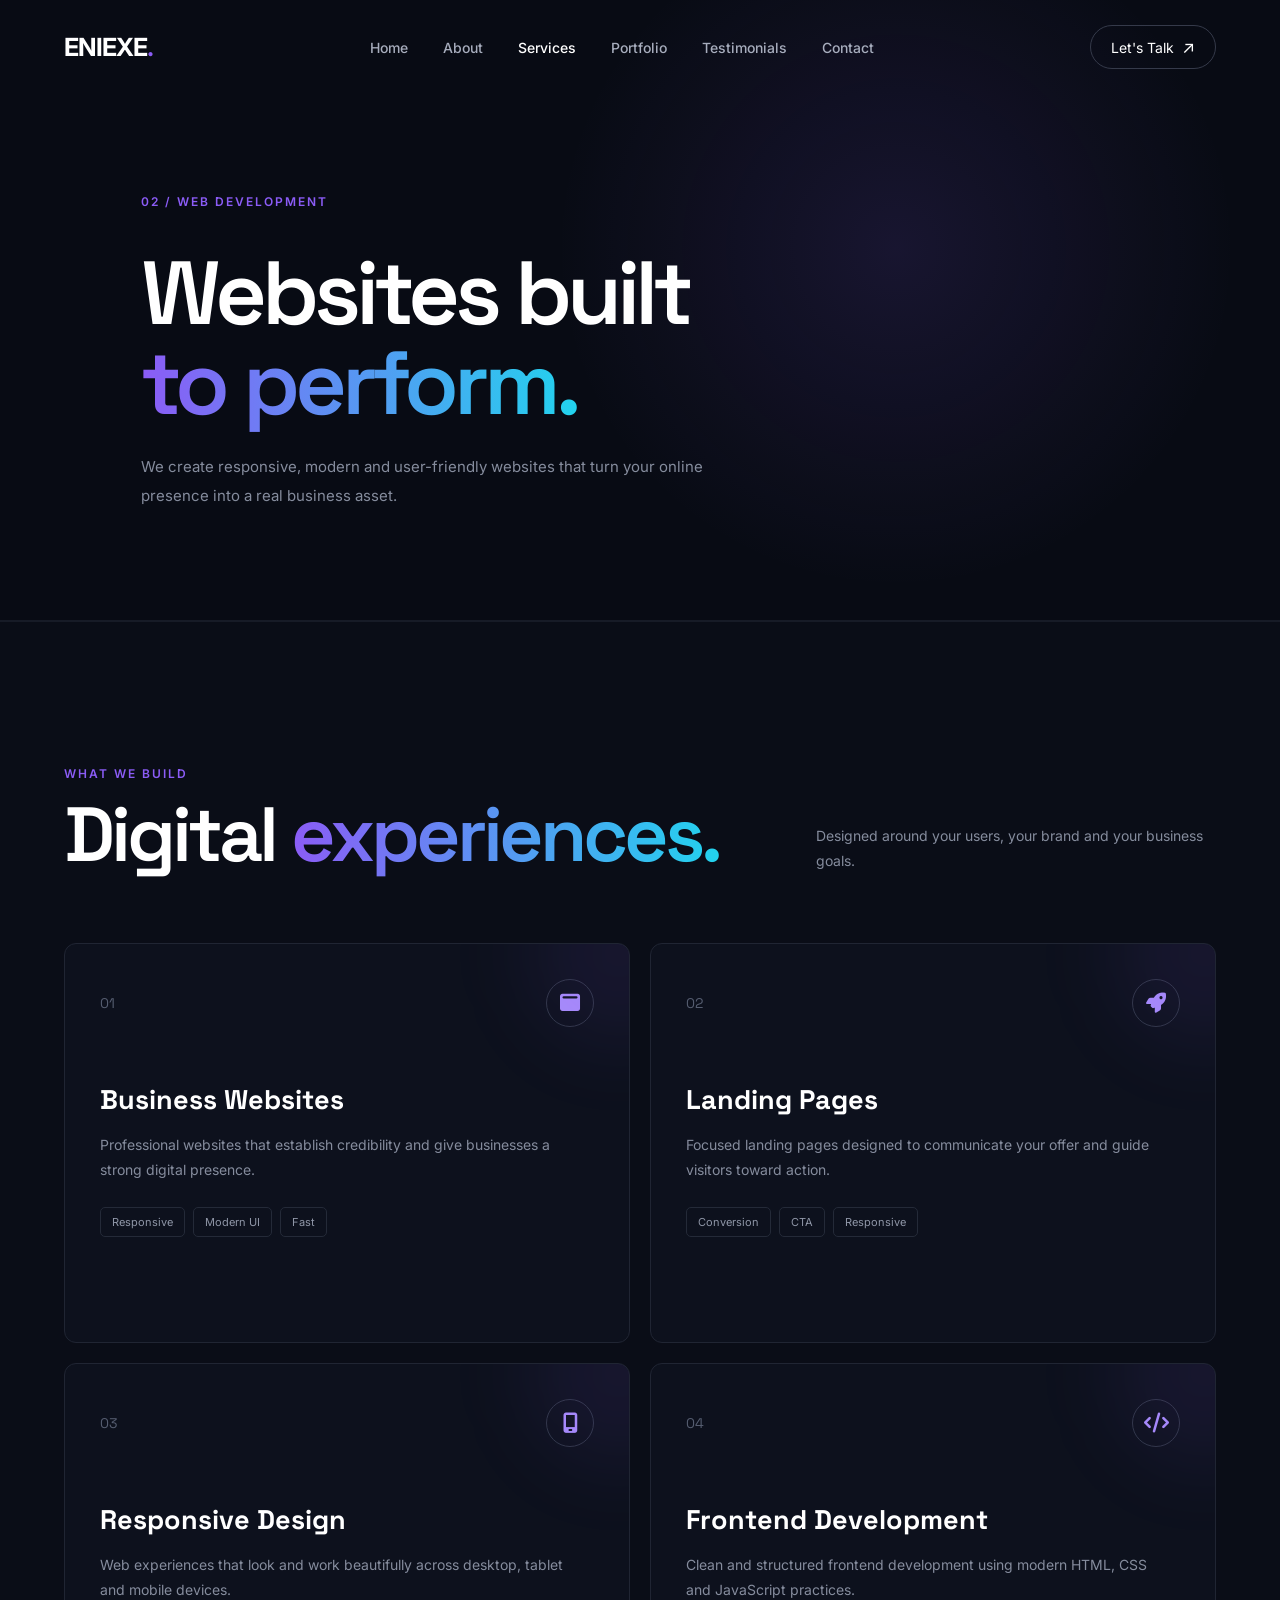
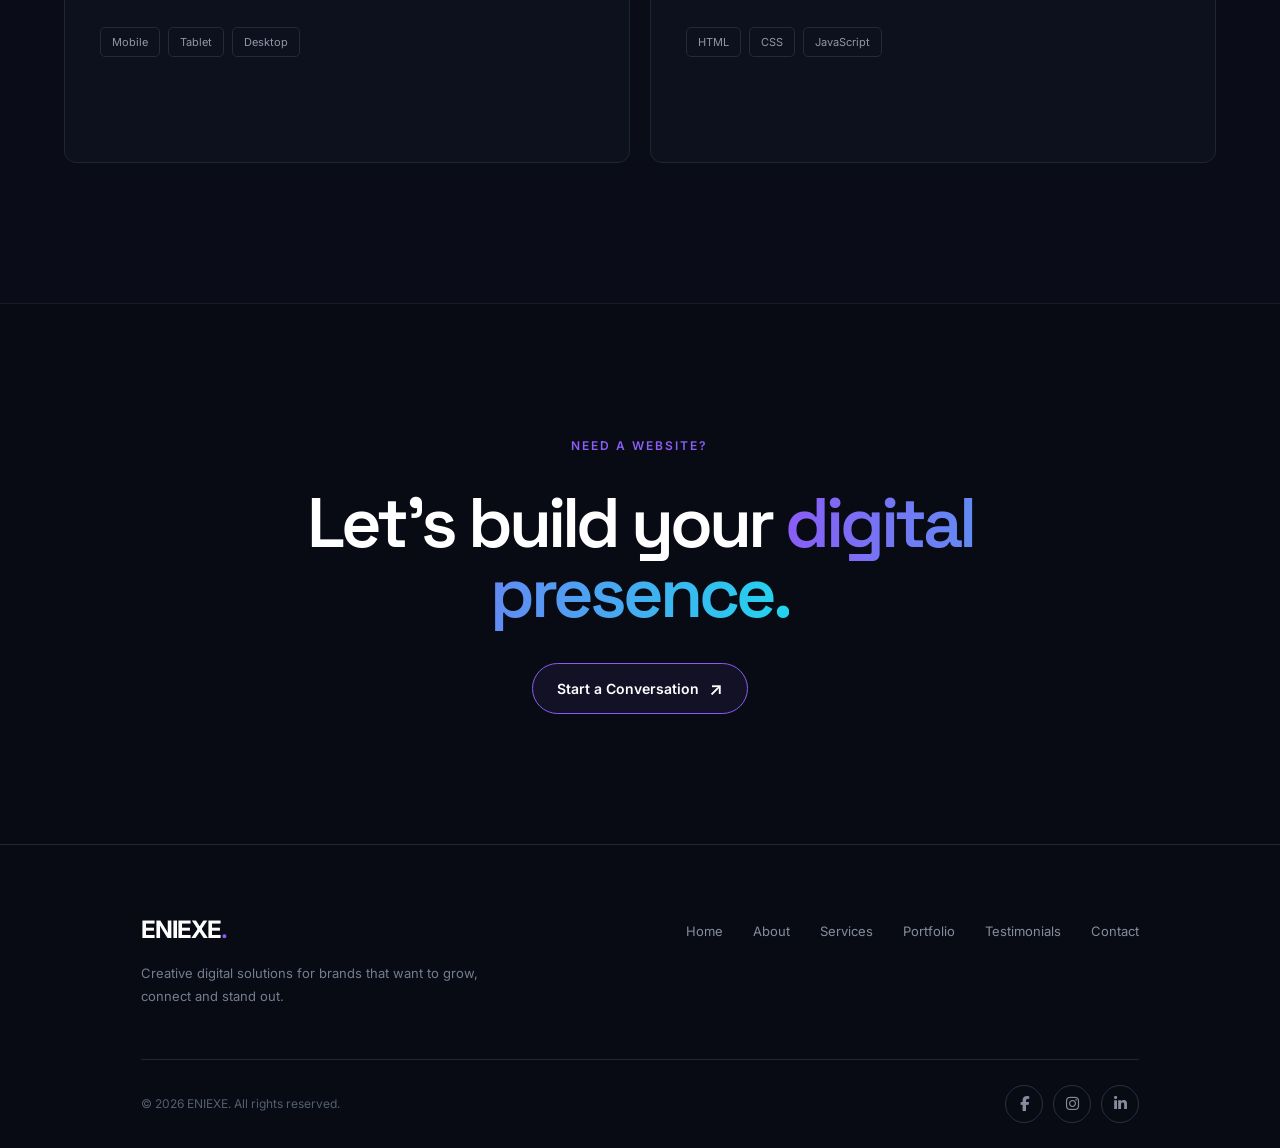
<file: web-development.html>
<!DOCTYPE html>
<html lang="en">

<head>

<meta charset="UTF-8">
<meta name="viewport" content="width=device-width, initial-scale=1.0">

<title>Web Development | ENIEXE</title>

<link rel="preconnect" href="https://fonts.googleapis.com">
<link rel="preconnect" href="https://fonts.gstatic.com" crossorigin>

<link href="https://fonts.googleapis.com/css2?family=Inter:wght@400;500;600;700&family=Space+Grotesk:wght@500;600;700&display=swap" rel="stylesheet">

<link rel="stylesheet" href="https://cdnjs.cloudflare.com/ajax/libs/font-awesome/6.5.2/css/all.min.css">

<link rel="stylesheet" href="css/style.css">

</head>

<body>

<header class="navbar">

<div class="nav-container">

<a href="index.html" class="brand">
ENIEXE<span>.</span>
</a>

<nav class="nav-menu">

<a href="index.html">Home</a>
<a href="about.html">About</a>
<a href="services.html" class="active">Services</a>
<a href="portfolio.html">Portfolio</a>
<a href="testimonials.html">Testimonials</a>
<a href="contact.html">Contact</a>

</nav>

<a href="contact.html" class="nav-button">
Let's Talk <span>↗</span>
</a>

<button class="menu-toggle" id="menuToggle">☰</button>

</div>

</header>


<section class="portfolio-page">

<div class="portfolio-page-container">

<span class="section-label">
02 / WEB DEVELOPMENT
</span>

<h1>
Websites built<br>
<span>to perform.</span>
</h1>

<p>
We create responsive, modern and user-friendly websites
that turn your online presence into a real business asset.
</p>

</div>

</section>


<section class="services-section">

<div class="services-container">

<div class="services-heading">

<div>

<span class="section-label">
WHAT WE BUILD
</span>

<h2>
Digital <span>experiences.</span>
</h2>

</div>

<p>
Designed around your users, your brand and your business goals.
</p>

</div>


<div class="services-grid">

<div class="service-card">

<div class="service-top">

<span class="service-number">01</span>

<div class="service-icon">
<i class="fa-solid fa-window-maximize"></i>
</div>

</div>

<h3>Business Websites</h3>

<p>
Professional websites that establish credibility and
give businesses a strong digital presence.
</p>

<div class="service-list">
<span>Responsive</span>
<span>Modern UI</span>
<span>Fast</span>
</div>

</div>


<div class="service-card">

<div class="service-top">

<span class="service-number">02</span>

<div class="service-icon">
<i class="fa-solid fa-rocket"></i>
</div>

</div>

<h3>Landing Pages</h3>

<p>
Focused landing pages designed to communicate your offer
and guide visitors toward action.
</p>

<div class="service-list">
<span>Conversion</span>
<span>CTA</span>
<span>Responsive</span>
</div>

</div>


<div class="service-card">

<div class="service-top">

<span class="service-number">03</span>

<div class="service-icon">
<i class="fa-solid fa-mobile-screen"></i>
</div>

</div>

<h3>Responsive Design</h3>

<p>
Web experiences that look and work beautifully across
desktop, tablet and mobile devices.
</p>

<div class="service-list">
<span>Mobile</span>
<span>Tablet</span>
<span>Desktop</span>
</div>

</div>


<div class="service-card">

<div class="service-top">

<span class="service-number">04</span>

<div class="service-icon">
<i class="fa-solid fa-code"></i>
</div>

</div>

<h3>Frontend Development</h3>

<p>
Clean and structured frontend development using modern
HTML, CSS and JavaScript practices.
</p>

<div class="service-list">
<span>HTML</span>
<span>CSS</span>
<span>JavaScript</span>
</div>

</div>

</div>

</div>

</section>


<section class="portfolio-cta">

<div class="portfolio-cta-container">

<span class="section-label">
NEED A WEBSITE?
</span>

<h2>
Let's build your
<span>digital presence.</span>
</h2>

<a href="contact.html" class="contact-button">
Start a Conversation
<span>↗</span>
</a>

</div>

</section>


<footer class="footer">

<div class="footer-container">

<div class="footer-brand">

<a href="index.html" class="brand">
ENIEXE<span>.</span>
</a>

<p>
Creative digital solutions for brands
that want to grow, connect and stand out.
</p>

</div>

<div class="footer-links">

<a href="index.html">Home</a>
<a href="about.html">About</a>
<a href="services.html">Services</a>
<a href="portfolio.html">Portfolio</a>
<a href="testimonials.html">Testimonials</a>
<a href="contact.html">Contact</a>

</div>

</div>

<div class="footer-bottom">

<p>© 2026 ENIEXE. All rights reserved.</p>

<div class="footer-socials">

<a href="https://www.facebook.com/eniexeagency" target="_blank">
<i class="fa-brands fa-facebook-f"></i>
</a>

<a href="https://www.instagram.com/eni_exe/" target="_blank">
<i class="fa-brands fa-instagram"></i>
</a>

<a href="https://www.linkedin.com/company/eniexe/" target="_blank">
<i class="fa-brands fa-linkedin-in"></i>
</a>

</div>

</div>

</footer>


<script>

const menuToggle = document.getElementById("menuToggle");
const navMenu = document.querySelector(".nav-menu");

menuToggle.addEventListener("click", function () {
navMenu.classList.toggle("mobile-active");
});

</script>

</body>
</html>
</file>
<file: css/style.css>
* {
    margin: 0;
    padding: 0;
    box-sizing: border-box;
}
html,
body {
    margin: 0;
    padding: 0;
}
html {
    scroll-behavior: smooth;
}
body {
    font-family: 'Inter', sans-serif;
    background: #080b14;
    color: #ffffff;
    overflow-x: hidden;
}
a {
    text-decoration: none;
    color: inherit;
}
img {
    max-width: 100%;
}
/* ========= NAVBAR ========= */
.navbar {
    position: absolute;
    top: 0;
    left: 0;
    width: 100%;
    padding: 25px 0;
    z-index: 1000;
}
.nav-container {
    width: 90%;
    max-width: 1200px;
    margin: auto;
    display: flex;
    align-items: center;
    justify-content: space-between;
}
/* Brand */
.brand {
    color: #ffffff;
    font-size: 25px;
    font-weight: 700;
    letter-spacing: -1px;
}
.brand span {
    color: #8b5cf6;
}
/* Navigation */
.nav-menu {
    display: flex;
    align-items: center;
    gap: 35px;
}
.nav-menu a {
    color: #a7adbd;
    font-size: 14px;
    font-weight: 500;
    transition: 0.3s ease;
}
.nav-menu a:hover,
.nav-menu a.active {
    color: #ffffff;
}
/* Let's Talk */
.nav-button {
    display: flex;
    align-items: center;
    gap: 8px;
    padding: 11px 20px;
    color: #ffffff;
    border: 1px solid #353a4a;
    border-radius: 30px;
    font-size: 14px;
    transition: 0.3s ease;
}
.nav-button span {
    font-size: 17px;
}
.nav-button:hover {
    background: #ffffff;
    color: #080b14;
    border-color: #ffffff;
}
/* Mobile Menu Button */
.menu-toggle {
    display: none;
    background: transparent;
    border: none;
    color: #ffffff;
    font-size: 25px;
    cursor: pointer;
}


/* ======== COMMON SECTION LABEL ======== */
.section-label {
    display: inline-block;
    margin-bottom: 15px;
    color: #8b5cf6;
    font-size: 12px;
    font-weight: 600;
    letter-spacing: 2px;
}
/* ============ HERO ========= */
.hero {
    min-height: 100vh;
    position: relative;
    display: flex;
    align-items: center;
    justify-content: center;
    text-align: center;
    overflow: hidden;
    background:
        radial-gradient(
            circle at 50% 40%,
            rgba(139, 92, 246, 0.18),
            transparent 35%
        ),
        radial-gradient(
            circle at 20% 80%,
            rgba(34, 211, 238, 0.08),
            transparent 30%
        ),
        #080b14;
}
.hero-content {
    width: 90%;
    max-width: 850px;
    padding-top: 80px;
    position: relative;
    z-index: 2;
}
/* Hero Logo */
.logo {
    width: 120px;
    max-width: 100%;
    margin-bottom: 25px;
    filter: brightness(0) invert(1);
}
/* Hero Heading */
.hero h1 {
    font-family: 'Space Grotesk', sans-serif;
    font-size: clamp(60px, 9vw, 110px);
    line-height: 0.95;
    font-weight: 700;
    letter-spacing: -5px;
    margin-bottom: 15px;
    background: linear-gradient(
        90deg,
        #ffffff,
        #8b5cf6,
        #22d3ee
    );
    -webkit-background-clip: text;
    -webkit-text-fill-color: transparent;
}
/* Hero Subtitle */
.hero h3 {
    font-size: 20px;
    font-weight: 500;
    color: #b5bbca;
    margin-bottom: 25px;
}
/* Hero Description */
.hero p {
    max-width: 650px;
    margin: 0 auto 35px;
    color: #9299aa;
    font-size: 15px;
    line-height: 1.8;
}
/* ========= BUTTONS ========= */
.buttons {
    display: flex;
    justify-content: center;
    align-items: center;
    gap: 15px;
}
.buttons a {
    display: inline-flex;
    align-items: center;
    justify-content: center;
    padding: 14px 25px;
    border-radius: 7px;
    font-size: 14px;
    font-weight: 600;
    transition: 0.3s ease;
}
/* Primary Button */
.buttons a:first-child {
    background: #ffffff;
    color: #080b14;
}
.buttons a:first-child:hover {
    transform: translateY(-3px);
    box-shadow:
        0 10px 30px rgba(255, 255, 255, 0.15);
}
/* Secondary Button */
.buttons a:last-child {
    border: 1px solid #353a4a;
    color: #ffffff;
}
.buttons a:last-child:hover {
    border-color: #8b5cf6;
    background: rgba(139, 92, 246, 0.08);
}
/* ========= ABOUT SECTION ========== */
.about-section {
    padding: 140px 0;
    background: #080b14;
    border-top: 1px solid #171b27;
}
.about-container {
    width: 78%;
    max-width: 1200px;
    margin: auto;
    display: grid;
    grid-template-columns: 1fr 1fr;
    gap: 100px;
}
/* About Left */
.about-left h2 {
    margin-top: 25px;
    font-family: 'Space Grotesk', sans-serif;
    font-size: clamp(50px, 6vw, 80px);
    line-height: 1.05;
    font-weight: 600;
    letter-spacing: -4px;
    color: #ffffff;
}
.about-left h2 span {
    display: block;
    background: linear-gradient(
        90deg,
        #9b6cff,
        #35c6e8
    );
    -webkit-background-clip: text;
    -webkit-text-fill-color: transparent;
}
/* About Right */
.about-right {
    padding-top: 45px;
}
.about-right p {
    color: #8f9bb5;
    font-size: 15px;
    line-height: 1.9;
    margin-bottom: 25px;
}
.about-right .about-intro {
    color: #dce1ed;
    font-size: 19px;
    line-height: 1.7;
}
/* About Link */
.about-link {
    display: inline-flex;
    align-items: center;
    gap: 10px;
    margin-top: 15px;
    color: #ffffff;
    font-size: 14px;
    font-weight: 600;
    border-bottom: 1px solid #353a4a;

    padding-bottom: 8px;

    transition: 0.3s ease;
}

.about-link span {
    font-size: 18px;
}

.about-link:hover {
    color: #9b6cff;
    border-color: #9b6cff;
}
/* ======= ABOUT STATS ========= */
.about-stats {
    width: 78%;
    max-width: 1200px;

    margin: 100px auto 0;

    display: grid;

    grid-template-columns: repeat(4, 1fr);

    border-top: 1px solid #202638;
    border-bottom: 1px solid #202638;
}
.stat {
    padding: 40px 25px;

    border-right: 1px solid #202638;
}

.stat:last-child {
    border-right: none;
}

.stat h3 {
    margin: 0 0 10px;

    font-family: 'Space Grotesk', sans-serif;

    font-size: 38px;
    font-weight: 600;

    background: linear-gradient(
        90deg,
        #9b6cff,
        #35c6e8
    );

    -webkit-background-clip: text;
    -webkit-text-fill-color: transparent;
}

.stat p {
    margin: 0;

    color: #7f8ba5;

    font-size: 14px;
}


/* =========================
   SERVICES SECTION
========================= */

.services-section {
    padding: 140px 0;

    background: #0a0d17;

    border-top: 1px solid #171b27;
}

.services-container {
    width: 90%;
    max-width: 1200px;

    margin: auto;
}


/* Services Heading */

.services-heading {
    display: flex;

    justify-content: space-between;
    align-items: flex-end;

    gap: 50px;

    margin-bottom: 70px;
}

.services-heading h2 {
    font-family: 'Space Grotesk', sans-serif;

    font-size: clamp(50px, 6vw, 80px);

    line-height: 1;

    letter-spacing: -4px;

    font-weight: 600;
}

.services-heading h2 span {
    background: linear-gradient(
        90deg,
        #8b5cf6,
        #22d3ee
    );

    -webkit-background-clip: text;
    -webkit-text-fill-color: transparent;
}

.services-heading > p {
    max-width: 400px;

    color: #858c9d;

    font-size: 14px;
    line-height: 1.8;
}


/* Services Grid */

.services-grid {
    display: grid;

    grid-template-columns: repeat(2, 1fr);

    gap: 20px;
}


/* Service Card */

.service-card {
    position: relative;

    min-height: 400px;

    padding: 35px;

    background: #0d111d;

    border: 1px solid #202533;
    border-radius: 12px;

    overflow: hidden;

    transition: 0.4s ease;
}

.service-card::before {
    content: "";

    position: absolute;

    width: 180px;
    height: 180px;

    right: -80px;
    top: -80px;

    border-radius: 50%;

    background: rgba(139, 92, 246, 0.08);

    filter: blur(40px);

    transition: 0.4s ease;
}

.service-card:hover {
    transform: translateY(-8px);

    border-color: #4c426e;

    box-shadow:
        0 20px 50px rgba(0, 0, 0, 0.25);
}

.service-card:hover::before {
    background: rgba(139, 92, 246, 0.18);
}


/* Service Top */

.service-top {
    display: flex;

    align-items: center;
    justify-content: space-between;

    margin-bottom: 55px;
}

.service-number {
    color: #555d70;

    font-family: 'Space Grotesk', sans-serif;

    font-size: 14px;
}


/* Service Icon */

.service-icon {
    width: 48px;
    height: 48px;

    display: flex;

    align-items: center;
    justify-content: center;

    border: 1px solid #303646;
    border-radius: 50%;

    color: #a78bfa;

    font-size: 20px;

    transition: 0.3s ease;
}

.service-card:hover .service-icon {
    background: #8b5cf6;

    color: #ffffff;

    border-color: #8b5cf6;

    transform: rotate(10deg);
}

.service-icon svg {
    width: 22px;
    height: 22px;

    display: block;
}


/* Service Content */

.service-card h3 {
    font-family: 'Space Grotesk', sans-serif;

    font-size: 27px;

    margin-bottom: 15px;
}

.service-card > p {
    max-width: 470px;

    color: #858c9d;

    font-size: 14px;
    line-height: 1.8;

    margin-bottom: 25px;
}


/* Service List */

.service-list {
    display: flex;

    flex-wrap: wrap;

    gap: 8px;

    margin-bottom: 25px;
}

.service-list span {
    padding: 7px 11px;

    border: 1px solid #242a38;
    border-radius: 5px;

    color: #8f96a7;

    font-size: 11px;
}


/* Service Link */

.service-link {
    display: inline-flex;

    align-items: center;

    gap: 8px;

    color: #ffffff;

    font-size: 13px;
    font-weight: 600;

    transition: 0.3s ease;
}

.service-link span {
    font-size: 17px;

    transition: 0.3s ease;
}

.service-link:hover {
    color: #a78bfa;
}

.service-link:hover span {
    transform: translate(3px, -3px);
}


/* =========================
   PORTFOLIO HOME SECTION
========================= */

.portfolio-section {
    padding: 140px 0;

    background: #0a0d17;

    border-top: 1px solid #171b27;
}

.portfolio-container {
    width: 90%;
    max-width: 1200px;

    margin: auto;
}


/* Portfolio Heading */

.portfolio-heading {
    display: flex;

    justify-content: space-between;
    align-items: flex-end;

    gap: 40px;

    margin-bottom: 55px;
}

.portfolio-heading h2 {
    margin: 0;

    font-family: 'Space Grotesk', sans-serif;

    font-size: 52px;

    line-height: 1.1;

    font-weight: 600;

    letter-spacing: -3px;
}

.portfolio-heading h2 span {
    background: linear-gradient(
        90deg,
        #8b5cf6,
        #22d3ee
    );

    -webkit-background-clip: text;
    -webkit-text-fill-color: transparent;
}

.portfolio-heading > p {
    max-width: 400px;

    margin: 0;

    color: #858c9d;

    font-size: 14px;
    line-height: 1.8;
}


/* Portfolio Grid */

.portfolio-grid {
    display: grid;

    grid-template-columns: repeat(2, 1fr);

    gap: 35px;
}


/* Portfolio Card */

.portfolio-card {
    background: #f7f7f7;

    border-radius: 18px;

    overflow: hidden;

    transition:
        transform 0.3s ease,
        box-shadow 0.3s ease;
}

.portfolio-card:hover {
    transform: translateY(-8px);

    box-shadow:
        0 15px 35px rgba(0, 0, 0, 0.08);
}


/* Portfolio Image */

.portfolio-image {
    width: 100%;
    height: 300px;

    overflow: hidden;

    background: #eeeeee;
}

.portfolio-image img {
    width: 100%;
    height: 100%;

    display: block;

    object-fit: cover;

    transition: transform 0.5s ease;
}

.portfolio-card:hover .portfolio-image img {
    transform: scale(1.05);
}


/* Portfolio Info */

.portfolio-info {
    padding: 28px;
}

.portfolio-info > span {
    display: block;

    margin-bottom: 10px;

    font-size: 12px;
    font-weight: 600;

    letter-spacing: 1.5px;

    color: #777;
}

.portfolio-info h3 {
    margin: 0 0 12px;

    font-size: 25px;
    font-weight: 600;

    color: #111;
}

.portfolio-info p {
    margin: 0;

    color: #666;

    font-size: 14px;
    line-height: 1.7;
}


/* View All Button */

.portfolio-button {
    width: 100%;

    margin: 50px auto 0;

    display: flex;

    justify-content: center;
    align-items: center;

    text-align: center;
}

.portfolio-button a {
    display: inline-flex;

    align-items: center;

    gap: 10px;

    padding: 14px 25px;

    border: 1px solid #8b5cf6;
    border-radius: 50px;

    color: #ffffff;

    background: rgba(139, 92, 246, 0.08);

    font-size: 14px;
    font-weight: 600;

    transition: all 0.3s ease;
}

.portfolio-button a span {
    font-size: 18px;

    transition: transform 0.3s ease;
}

.portfolio-button a:hover {
    background: #8b5cf6;

    border-color: #8b5cf6;

    box-shadow:
        0 8px 25px rgba(139, 92, 246, 0.25);
}

.portfolio-button a:hover span {
    transform: translate(3px, -3px);
}


/* =========================
   CONTACT SECTION
========================= */

.contact-section {
    padding: 140px 0;

    background: #080b14;

    border-top: 1px solid #171b27;
}

.contact-container {
    width: 78%;
    max-width: 1200px;

    margin: auto;

    display: grid;

    grid-template-columns: 1.2fr 0.8fr;

    gap: 100px;

    align-items: center;
}


/* Contact Heading */

.contact-content h2 {
    margin: 0 0 25px;

    font-family: 'Space Grotesk', sans-serif;

    font-size: clamp(50px, 6vw, 80px);

    line-height: 1;

    letter-spacing: -4px;

    font-weight: 600;
}

.contact-content h2 span {
    background: linear-gradient(
        90deg,
        #8b5cf6,
        #22d3ee
    );

    -webkit-background-clip: text;
    -webkit-text-fill-color: transparent;
}


/* Contact Description */

.contact-content > p {
    max-width: 520px;

    margin-bottom: 35px;

    color: #858c9d;

    font-size: 15px;
    line-height: 1.9;
}


/* Contact Button */

.contact-button {
    display: inline-flex;

    align-items: center;

    gap: 10px;

    padding: 14px 24px;

    border: 1px solid #8b5cf6;
    border-radius: 50px;

    background: rgba(139, 92, 246, 0.08);

    color: #ffffff;

    font-size: 14px;
    font-weight: 600;

    transition: 0.3s ease;
}

.contact-button span {
    font-size: 18px;

    transition: 0.3s ease;
}

.contact-button:hover {
    background: #8b5cf6;

    border-color: #8b5cf6;

    box-shadow:
        0 10px 30px rgba(139, 92, 246, 0.25);
}

.contact-button:hover span {
    transform: translate(3px, -3px);
}


/* Contact Details */

.contact-details {
    display: flex;

    flex-direction: column;

    gap: 35px;
}

.contact-item {
    padding-bottom: 25px;

    border-bottom: 1px solid #202638;
}

.contact-item span {
    display: block;

    margin-bottom: 12px;

    color: #8b5cf6;

    font-size: 11px;
    font-weight: 600;

    letter-spacing: 2px;
}

.contact-item a {
    color: #ffffff;

    font-size: 16px;

    transition: 0.3s ease;
}

.contact-item a:hover {
    color: #8b5cf6;
}

.contact-item p {
    margin: 0;

    color: #858c9d;

    font-size: 14px;
    line-height: 1.8;
}


/* =========================
   FOOTER
========================= */

.footer {
    padding: 70px 0 25px;

    background: #080b14;

    border-top: 1px solid #202638;
}

.footer-container {
    width: 78%;
    max-width: 1200px;

    margin: auto;

    display: flex;

    justify-content: space-between;
    align-items: flex-start;

    gap: 60px;

    padding-bottom: 50px;
}


/* Footer Brand */

.footer-brand {
    max-width: 350px;
}

.footer-brand .brand {
    display: inline-block;

    margin-bottom: 18px;

    font-size: 24px;
}

.footer-brand p {
    color: #747d91;

    font-size: 13px;
    line-height: 1.8;
}


/* Footer Links */

.footer-links {
    display: flex;

    align-items: center;

    gap: 30px;

    padding-top: 8px;
}

.footer-links a {
    color: #858c9d;

    font-size: 13px;

    transition: 0.3s ease;
}

.footer-links a:hover {
    color: #ffffff;
}


/* Footer Bottom */

.footer-bottom {
    width: 78%;
    max-width: 1200px;

    margin: auto;

    padding-top: 25px;

    border-top: 1px solid #202638;

    display: flex;

    justify-content: space-between;
    align-items: center;
}

.footer-bottom p {
    margin: 0;

    color: #555d70;

    font-size: 12px;
}


/* Social Icons */

.footer-socials {
    display: flex;

    align-items: center;

    gap: 10px;
}

.footer-socials a {
    width: 38px;
    height: 38px;

    display: flex;

    align-items: center;
    justify-content: center;

    border: 1px solid #292f40;

    border-radius: 50%;

    color: #858c9d;

    font-size: 15px;

    transition: 0.3s ease;
}

.footer-socials a:hover {
    color: #ffffff;

    border-color: #8b5cf6;

    background: rgba(139, 92, 246, 0.08);

    transform: translateY(-3px);
}


/* =========================================================
   PORTFOLIO PAGE
========================================================= */


/* Portfolio Page Hero */

.portfolio-page {
    padding: 190px 0 110px;

    background:
        radial-gradient(
            circle at 70% 40%,
            rgba(139, 92, 246, 0.12),
            transparent 35%
        ),
        #080b14;

    border-bottom: 1px solid #171b27;
}

.portfolio-page-container {
    width: 78%;
    max-width: 1200px;

    margin: auto;
}

.portfolio-page h1 {
    margin: 25px 0;

    font-family: 'Space Grotesk', sans-serif;

    font-size: clamp(55px, 7vw, 90px);

    line-height: 1;

    letter-spacing: -5px;

    font-weight: 600;

    color: #ffffff;
}

.portfolio-page h1 span {
    background: linear-gradient(
        90deg,
        #8b5cf6,
        #22d3ee
    );

    -webkit-background-clip: text;
    -webkit-text-fill-color: transparent;
}

.portfolio-page p {
    max-width: 600px;

    color: #858c9d;

    font-size: 15px;

    line-height: 1.9;
}


/* =========================
   PORTFOLIO PROJECTS
========================= */

.portfolio-projects {
    padding: 120px 0;

    background: #0a0d17;
}

.portfolio-projects-container {
    width: 78%;
    max-width: 1200px;

    margin: auto;
}


/* Project Item */

.project-item {
    display: grid;

    grid-template-columns: 1.1fr 0.9fr;

    gap: 80px;

    align-items: center;

    margin-bottom: 120px;
}

.project-item:last-child {
    margin-bottom: 0;
}


/* Reverse Project */

.project-item.reverse {
    grid-template-columns: 0.9fr 1.1fr;
}

.project-item.reverse .project-image {
    order: 2;
}

.project-item.reverse .project-content {
    order: 1;
}


/* Project Image */

.project-image {
    width: 100%;
    height: 430px;

    overflow: hidden;

    border-radius: 16px;

    border: 1px solid #202638;

    background: #0d111d;
}

.project-image img {
    width: 100%;
    height: 100%;

    display: block;

    object-fit: cover;

    transition: transform 0.5s ease;
}

.project-item:hover .project-image img {
    transform: scale(1.04);
}


/* Project Content */

.project-content > span {
    display: block;

    margin-bottom: 18px;

    color: #8b5cf6;

    font-size: 11px;
    font-weight: 600;

    letter-spacing: 2px;
}

.project-content h2 {
    margin: 0 0 20px;

    font-family: 'Space Grotesk', sans-serif;

    font-size: 40px;

    line-height: 1.1;

    letter-spacing: -2px;

    font-weight: 600;

    color: #ffffff;
}

.project-content p {
    max-width: 480px;

    margin: 0 0 25px;

    color: #858c9d;

    font-size: 14px;

    line-height: 1.9;
}


/* Project Tags */

.project-tags {
    display: flex;

    flex-wrap: wrap;

    gap: 8px;
}

.project-tags span {
    padding: 8px 12px;

    border: 1px solid #292f40;

    border-radius: 5px;

    color: #8f96a7;

    font-size: 11px;
}


/* =========================
   PORTFOLIO CTA
========================= */

.portfolio-cta {
    padding: 130px 0;

    background: #080b14;

    border-top: 1px solid #171b27;
}

.portfolio-cta-container {
    width: 78%;
    max-width: 1200px;

    margin: auto;

    text-align: center;
}

.portfolio-cta h2 {
    max-width: 800px;

    margin: 20px auto 35px;

    font-family: 'Space Grotesk', sans-serif;

    font-size: clamp(45px, 6vw, 70px);

    line-height: 1;

    letter-spacing: -4px;

    font-weight: 600;

    color: #ffffff;
}

.portfolio-cta h2 span {
    background: linear-gradient(
        90deg,
        #8b5cf6,
        #22d3ee
    );

    -webkit-background-clip: text;
    -webkit-text-fill-color: transparent;
}


/* =========================================================
   MOBILE RESPONSIVE
========================================================= */

@media (max-width: 768px) {

    /* Navbar */

    .nav-menu,
    .nav-button {
        display: none;
    }

    .menu-toggle {
        display: block;
    }


    /* Mobile Menu */

    .nav-menu.mobile-active {
        display: flex;

        position: absolute;

        top: 75px;
        left: 5%;

        width: 90%;

        padding: 25px;

        flex-direction: column;

        align-items: center;

        gap: 22px;

        background: #0d111d;

        border: 1px solid #292f40;

        border-radius: 12px;

        box-shadow:
            0 20px 50px rgba(0, 0, 0, 0.35);
    }

    .nav-menu.mobile-active a {
        color: #a7adbd;
    }

    .nav-menu.mobile-active a:hover,
    .nav-menu.mobile-active a.active {
        color: #ffffff;
    }


    /* Hero */

    .hero {
        min-height: 100vh;
    }

    .hero h1 {
        font-size: 60px;
        letter-spacing: -3px;
    }

    .hero h3 {
        font-size: 17px;
    }

    .hero p {
        font-size: 14px;
    }

    .buttons {
        flex-direction: column;
    }

    .buttons a {
        width: 200px;
    }


    /* About */

    .about-section {
        padding: 100px 0;
    }

    .about-container {
        width: 90%;

        grid-template-columns: 1fr;

        gap: 20px;
    }

    .about-left h2 {
        font-size: 55px;
    }

    .about-right {
        padding-top: 10px;
    }

    .about-stats {
        width: 90%;

        grid-template-columns: repeat(2, 1fr);

        margin-top: 70px;
    }

    .stat {
        padding: 30px 20px;
    }

    .stat:nth-child(2) {
        border-right: none;
    }

    .stat:nth-child(-n + 2) {
        border-bottom: 1px solid #202638;
    }


    /* Services */

    .services-section {
        padding: 100px 0;
    }

    .services-heading {
        flex-direction: column;

        align-items: flex-start;

        gap: 25px;
    }

    .services-heading h2 {
        font-size: 55px;
    }

    .services-grid {
        grid-template-columns: 1fr;
    }

    .service-card {
        min-height: auto;

        padding: 28px;
    }


    /* Portfolio Home */

    .portfolio-section {
        padding: 70px 0;
    }

    .portfolio-heading {
        flex-direction: column;

        align-items: flex-start;

        gap: 20px;

        margin-bottom: 40px;
    }

    .portfolio-heading h2 {
        font-size: 40px;
    }

    .portfolio-grid {
        grid-template-columns: 1fr;

        gap: 25px;
    }

    .portfolio-image {
        height: 260px;
    }


    /* Contact */

    .contact-section {
        padding: 100px 0;
    }

    .contact-container {
        width: 90%;

        grid-template-columns: 1fr;

        gap: 60px;
    }

    .contact-content h2 {
        font-size: 55px;
    }


    /* Footer */

    .footer {
        padding-top: 60px;
    }

    .footer-container {
        width: 90%;

        flex-direction: column;

        gap: 35px;

        padding-bottom: 35px;
    }

    .footer-links {
        flex-wrap: wrap;

        gap: 18px;
    }

    .footer-bottom {
        width: 90%;

        flex-direction: column;

        align-items: flex-start;

        gap: 20px;
    }


    /* Portfolio Page */

    .portfolio-page {
        padding: 150px 0 80px;
    }

    .portfolio-page-container,
    .portfolio-projects-container,
    .portfolio-cta-container {
        width: 90%;
    }

    .portfolio-page h1 {
        font-size: 55px;

        letter-spacing: -3px;
    }


    /* Portfolio Projects */

    .portfolio-projects {
        padding: 80px 0;
    }

    .project-item,
    .project-item.reverse {
        grid-template-columns: 1fr;

        gap: 35px;

        margin-bottom: 80px;
    }

    .project-item.reverse .project-image {
        order: 1;
    }

    .project-item.reverse .project-content {
        order: 2;
    }

    .project-image {
        height: 300px;
    }

    .project-content h2 {
        font-size: 32px;
    }


    /* Portfolio CTA */

    .portfolio-cta {
        padding: 90px 0;
    }

    .portfolio-cta h2 {
        font-size: 45px;
    }
}


/* =========================================================
   SMALL MOBILE
========================================================= */

@media (max-width: 480px) {

    .hero h1 {
        font-size: 52px;
    }

    .about-left h2 {
        font-size: 48px;
    }

    .services-heading h2 {
        font-size: 48px;
    }

    .portfolio-heading h2 {
        font-size: 34px;
    }

    .portfolio-info {
        padding: 22px;
    }

    .portfolio-info h3 {
        font-size: 22px;
    }

    .portfolio-image {
        height: 230px;
    }

    .portfolio-page h1 {
        font-size: 48px;
    }

    .project-content h2 {
        font-size: 30px;
    }

    .project-image {
        height: 230px;
    }

    .contact-content h2 {
        font-size: 48px;
    }
}
/* =========================
   PORTFOLIO PREMIUM POLISH
========================= */

.project-item {
    position: relative;
}

.project-image {
    position: relative;
    box-shadow: 0 25px 70px rgba(0, 0, 0, 0.25);
    transition: transform 0.4s ease, border-color 0.4s ease,
                box-shadow 0.4s ease;
}

.project-image::after {
    content: "";
    position: absolute;
    inset: 0;

    background: linear-gradient(
        135deg,
        rgba(139, 92, 246, 0.08),
        transparent 55%,
        rgba(34, 211, 238, 0.06)
    );

    pointer-events: none;
}

.project-item:hover .project-image {
    transform: translateY(-5px);
    border-color: #39304f;
    box-shadow: 0 30px 80px rgba(0, 0, 0, 0.35);
}


/* Project number */

.project-content > span {
    position: relative;
    display: inline-flex;
    align-items: center;
    gap: 10px;
}

.project-content > span::before {
    content: "";
    width: 25px;
    height: 1px;
    background: #8b5cf6;
}


/* Project title */

.project-content h2 {
    transition: 0.3s ease;
}

.project-item:hover .project-content h2 {
    transform: translateX(5px);
}


/* Tags */

.project-tags span {
    transition: 0.3s ease;
}

.project-tags span:hover {
    color: #ffffff;
    border-color: #8b5cf6;
    background: rgba(139, 92, 246, 0.08);
}


/* Better mobile spacing */

@media (max-width: 768px) {

    .project-item {
        margin-bottom: 90px;
    }

    .project-image {
        box-shadow: 0 20px 50px rgba(0, 0, 0, 0.25);
    }

    .project-content h2 {
        transform: none !important;
    }
}
/* =========================
   CONTACT PAGE POLISH
========================= */

.contact-section {
    min-height: 85vh;
    display: flex;
    align-items: center;
}

.contact-item a {
    display: inline-block;
}

.contact-item a:hover {
    transform: translateX(3px);
}


/* WhatsApp hover */

.contact-item:nth-child(3) a:hover {
    color: #22d3ee;
}


/* Mobile */

@media (max-width: 768px) {

    .contact-section {
        min-height: auto;
    }

    .contact-container {
        padding-top: 30px;
    }

}
```css
/* =========================================================
   CLIENT WORK PAGE
========================================================= */

.client-work-hero {
    padding-bottom: 120px;
}


/* =========================
   CLIENT PROJECTS
========================= */

.client-projects {
    padding: 130px 0;
    background: #0a0d17;
    border-top: 1px solid #171b27;
}

.client-projects-container {
    width: 78%;
    max-width: 1200px;
    margin: auto;
}

.client-section-heading {
    display: flex;
    justify-content: space-between;
    align-items: flex-end;
    gap: 50px;
    margin-bottom: 80px;
}

.client-section-heading h2 {
    margin: 0;
    font-family: 'Space Grotesk', sans-serif;
    font-size: clamp(45px, 6vw, 70px);
    line-height: 1;
    letter-spacing: -4px;
    font-weight: 600;
}

.client-section-heading h2 span {
    background: linear-gradient(
        90deg,
        #8b5cf6,
        #22d3ee
    );
    -webkit-background-clip: text;
    -webkit-text-fill-color: transparent;
}

.client-section-heading > p {
    max-width: 400px;
    margin: 0;
    color: #858c9d;
    font-size: 14px;
    line-height: 1.8;
}


/* =========================
   CLIENT PROJECT CARD
========================= */

.client-project-card {
    display: grid;
    grid-template-columns: 1.15fr 0.85fr;
    gap: 80px;
    align-items: center;
    margin-bottom: 120px;
}

.client-project-card:last-child {
    margin-bottom: 0;
}

.client-project-card.reverse {
    grid-template-columns: 0.85fr 1.15fr;
}

.client-project-card.reverse .client-project-image {
    order: 2;
}

.client-project-card.reverse .client-project-content {
    order: 1;
}


/* Project Image */

.client-project-image {
    height: 430px;
    overflow: hidden;
    border: 1px solid #202638;
    border-radius: 16px;
    background: #0d111d;
    box-shadow: 0 25px 70px rgba(0, 0, 0, 0.25);
    transition: 0.4s ease;
}

.client-project-image img {
    width: 100%;
    height: 100%;
    display: block;
    object-fit: cover;
    transition: transform 0.5s ease;
}

.client-project-card:hover .client-project-image {
    transform: translateY(-5px);
    border-color: #39304f;
    box-shadow: 0 30px 80px rgba(0, 0, 0, 0.35);
}

.client-project-card:hover .client-project-image img {
    transform: scale(1.04);
}


/* Project Content */

.client-project-number {
    display: inline-flex;
    align-items: center;
    gap: 10px;
    margin-bottom: 18px;
    color: #8b5cf6;
    font-size: 11px;
    font-weight: 600;
    letter-spacing: 2px;
}

.client-project-number::before {
    content: "";
    width: 25px;
    height: 1px;
    background: #8b5cf6;
}

.client-project-content h3 {
    margin: 0 0 20px;
    font-family: 'Space Grotesk', sans-serif;
    font-size: 40px;
    line-height: 1.1;
    letter-spacing: -2px;
    font-weight: 600;
    color: #ffffff;
}

.client-project-content > p {
    max-width: 480px;
    margin: 0 0 25px;
    color: #858c9d;
    font-size: 14px;
    line-height: 1.9;
}


/* Tags */

.client-tags {
    display: flex;
    flex-wrap: wrap;
    gap: 8px;
}

.client-tags span {
    padding: 8px 12px;
    border: 1px solid #292f40;
    border-radius: 5px;
    color: #8f96a7;
    font-size: 11px;
    transition: 0.3s ease;
}

.client-tags span:hover {
    color: #ffffff;
    border-color: #8b5cf6;
    background: rgba(139, 92, 246, 0.08);
}


/* =========================================================
   TESTIMONIALS
========================================================= */

.testimonials-section {
    padding: 130px 0;
    background: #080b14;
    border-top: 1px solid #171b27;
}

.testimonials-container {
    width: 78%;
    max-width: 1200px;
    margin: auto;
}

.testimonials-heading {
    max-width: 700px;
    margin-bottom: 65px;
}

.testimonials-heading h2 {
    margin: 15px 0 20px;
    font-family: 'Space Grotesk', sans-serif;
    font-size: clamp(45px, 6vw, 70px);
    line-height: 1;
    letter-spacing: -4px;
    font-weight: 600;
}

.testimonials-heading h2 span {
    background: linear-gradient(
        90deg,
        #8b5cf6,
        #22d3ee
    );
    -webkit-background-clip: text;
    -webkit-text-fill-color: transparent;
}

.testimonials-heading > p {
    max-width: 520px;
    color: #858c9d;
    font-size: 14px;
    line-height: 1.8;
}


/* Testimonial Grid */

.testimonial-grid {
    display: grid;
    grid-template-columns: repeat(3, 1fr);
    gap: 20px;
}


/* Testimonial Card */

.testimonial-card {
    padding: 32px;
    background: #0d111d;
    border: 1px solid #202638;
    border-radius: 14px;
    transition: 0.4s ease;
}

.testimonial-card:hover {
    transform: translateY(-7px);
    border-color: #39304f;
    box-shadow: 0 20px 50px rgba(0, 0, 0, 0.25);
}


/* Testimonial Top */

.testimonial-top {
    display: flex;
    justify-content: space-between;
    align-items: center;
    margin-bottom: 30px;
}

.testimonial-stars {
    color: #a78bfa;
    font-size: 14px;
    letter-spacing: 3px;
}

.testimonial-top > span {
    color: #555d70;
    font-family: 'Space Grotesk', sans-serif;
    font-size: 13px;
}


/* Testimonial Text */

.testimonial-text {
    min-height: 150px;
    margin: 0 0 30px;
    color: #c5cada;
    font-size: 14px;
    line-height: 1.9;
}


/* Client */

.testimonial-client {
    display: flex;
    align-items: center;
    gap: 13px;
    padding-top: 20px;
    border-top: 1px solid #202638;
}

.client-avatar {
    width: 42px;
    height: 42px;
    display: flex;
    align-items: center;
    justify-content: center;
    border: 1px solid #39304f;
    border-radius: 50%;
    background: rgba(139, 92, 246, 0.08);
    color: #a78bfa;
    font-family: 'Space Grotesk', sans-serif;
    font-weight: 600;
}

.testimonial-client h4 {
    margin: 0 0 4px;
    color: #ffffff;
    font-size: 13px;
    font-weight: 600;
}

.testimonial-client p {
    margin: 0;
    color: #6f788c;
    font-size: 11px;
}


/* CTA */

.client-work-cta {
    border-top: 1px solid #171b27;
}


/* =========================================================
   MOBILE
========================================================= */

@media (max-width: 768px) {

    .client-work-hero {
        padding: 150px 0 80px;
    }

    .client-projects {
        padding: 90px 0;
    }

    .client-projects-container,
    .testimonials-container {
        width: 90%;
    }

    .client-section-heading {
        flex-direction: column;
        align-items: flex-start;
        gap: 25px;
        margin-bottom: 55px;
    }

    .client-section-heading h2 {
        font-size: 48px;
    }

    .client-project-card,
    .client-project-card.reverse {
        grid-template-columns: 1fr;
        gap: 35px;
        margin-bottom: 80px;
    }

    .client-project-card.reverse .client-project-image {
        order: 1;
    }

    .client-project-card.reverse .client-project-content {
        order: 2;
    }

    .client-project-image {
        height: 300px;
    }

    .client-project-content h3 {
        font-size: 32px;
    }

    .testimonials-section {
        padding: 90px 0;
    }

    .testimonials-heading h2 {
        font-size: 48px;
    }

    .testimonial-grid {
        grid-template-columns: 1fr;
        gap: 18px;
    }

    .testimonial-text {
        min-height: auto;
    }

}


/* =========================================================
   SMALL MOBILE
========================================================= */

@media (max-width: 480px) {

    .client-section-heading h2 {
        font-size: 40px;
    }

    .client-project-content h3 {
        font-size: 29px;
    }

    .client-project-image {
        height: 230px;
    }

    .testimonials-heading h2 {
        font-size: 40px;
    }

}
```
</file>
<file: css/responsive.css>
/* ================= MOBILE NAVBAR ================= */

@media (max-width: 768px) {

    .nav-menu {
        display: none;
    }

    .nav-button {
        display: none;
    }

    .menu-toggle {
        display: block;
    }

}
</file>
